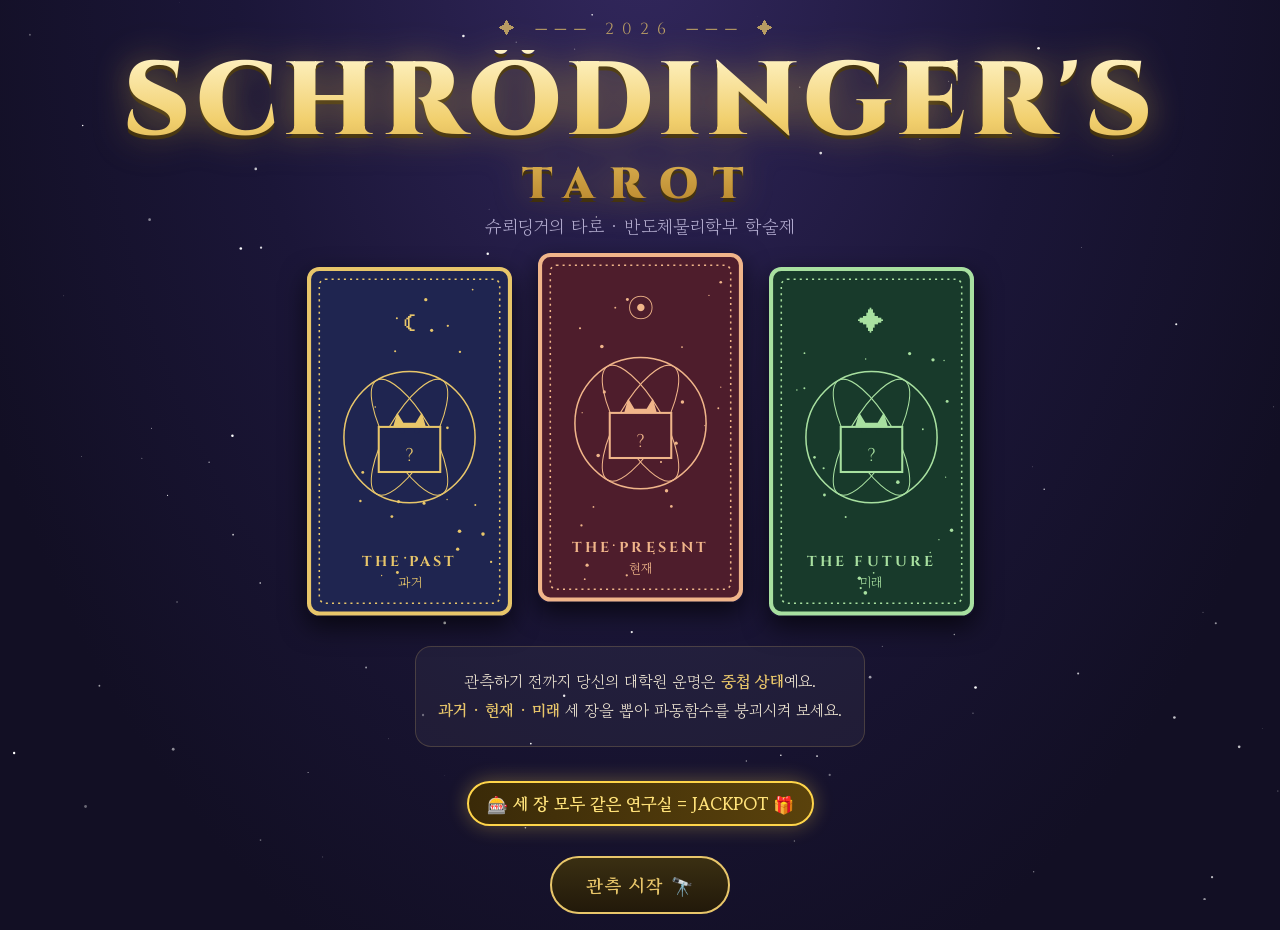
<file: quantum_tarot.html>
<!DOCTYPE html>
<html lang="ko">
<head>
<meta charset="UTF-8">
<meta name="viewport" content="width=device-width, initial-scale=1, maximum-scale=1">
<title>슈뢰딩거의 타로 — 2026 반도체물리학부 학술제</title>
<style>
:root{
  --bg:#120f24; --ink:#f5ecd7; --gold:#e8c66a; --muted:#b3acd0;
  --cw:clamp(118px,25vw,205px); --ch:calc(var(--cw)*1.7);
  --sw:clamp(80px,17vw,132px);
  --en:"Cinzel",Georgia,serif; --kr:"MaruBuri","Gowun Batang",serif;
}
*{box-sizing:border-box;margin:0;padding:0;-webkit-tap-highlight-color:transparent}
html,body{min-height:100%}
body{background:radial-gradient(ellipse at 50% -10%,#33285e 0%,#1b1638 45%,var(--bg) 80%);color:var(--ink);font-family:var(--kr);overflow-x:hidden;min-height:100vh}
#stars{position:fixed;inset:0;pointer-events:none;z-index:0}
.wrap{position:relative;z-index:1;max-width:1100px;margin:0 auto;padding:28px 16px 70px;display:flex;flex-direction:column;align-items:center;text-align:center}
.screen{display:none;width:100%}
.screen.on{display:flex;flex-direction:column;align-items:center;animation:fade .6s}
@keyframes fade{from{opacity:0;transform:translateY(8px)}to{opacity:1;transform:none}}
.en{font-family:var(--en)}

/* title */
.orn{font-family:var(--en);color:var(--gold);opacity:.75;letter-spacing:8px;font-size:clamp(12px,2.4vw,16px)}
h1{font-family:var(--en);font-weight:900;line-height:1.02;letter-spacing:clamp(2px,.6vw,6px);margin:10px 0 6px;
  font-size:clamp(26px,8.6vw,104px); /* LMTI: 작은 화면에서 제목이 잘리지 않게 (원래 clamp(40px,9.5vw,104px)) */
  background:linear-gradient(180deg,#fff4c8 0%,#f1cf6d 45%,#b9862c 100%);-webkit-background-clip:text;background-clip:text;color:transparent;
  filter:drop-shadow(0 0 18px #e8c66a66) drop-shadow(0 4px 0 #3a2a0a)}
h1 small{display:block;font-size:.42em;letter-spacing:.35em;margin-top:.15em}
.sub{color:var(--muted);font-size:clamp(14px,2.6vw,18px);font-family:"Gowun Batang",var(--kr)}
.btn{display:inline-block;border:2px solid var(--gold);background:linear-gradient(#3a2f12,#22190a);color:var(--gold);font-family:var(--kr);
  padding:14px 34px;border-radius:999px;font-size:18px;font-weight:700;cursor:pointer;letter-spacing:1px;transition:.2s;margin-top:6px}
.btn:hover{transform:translateY(-2px);box-shadow:0 0 22px #e8c66a88}

/* intro */
.rules{max-width:560px;margin:24px auto;background:#ffffff0b;border:1px solid #e8c66a33;border-radius:16px;padding:20px 22px;line-height:1.85;font-size:16px}
.rules b{color:var(--gold)}
.intro-cards{display:flex;justify-content:center;gap:clamp(10px,3vw,26px);margin:28px 0 6px}
.intro-cards .card{animation:bob 3s ease-in-out infinite}
.intro-cards .card:nth-child(2){animation-delay:.4s;transform:translateY(-14px)}.intro-cards .card:nth-child(3){animation-delay:.8s}
@keyframes bob{50%{transform:translateY(-12px) rotate(1deg)}}

/* cards */
.card{width:var(--cw);height:var(--ch);perspective:1100px;cursor:pointer;flex:none}
.card .inner{position:relative;width:100%;height:100%;transform-style:preserve-3d;transition:transform .85s cubic-bezier(.3,1.4,.5,1)}
.card.flipped .inner{transform:rotateY(180deg)}
.face{position:absolute;inset:0;backface-visibility:hidden;-webkit-backface-visibility:hidden;border-radius:9px;overflow:hidden;box-shadow:0 10px 26px #000a}
.face svg{width:100%;height:100%;display:block}
.front{transform:rotateY(180deg)}

/* slots */
.slots{display:flex;justify-content:center;gap:clamp(12px,4vw,36px);margin:4px 0 6px}
.slot{width:var(--sw);display:flex;flex-direction:column;align-items:center}
.slot .hole,.slot .card{width:var(--sw);height:calc(var(--sw)*1.7)}
.slot .hole{border:2px dashed #6b6390;border-radius:9px;display:flex;align-items:center;justify-content:center;color:#6b6390;font-family:var(--en);font-size:30px;transition:.3s}
.slot.active .hole{border-color:var(--gold);color:var(--gold);animation:pulse 1.4s infinite}
@keyframes pulse{50%{box-shadow:0 0 28px #e8c66aaa}}
.slot .lbl{margin-top:8px;line-height:1.25}
.slot .lbl .e{font-family:var(--en);font-size:11px;letter-spacing:2px;color:var(--muted)}
.slot .lbl .k{font-size:16px;font-weight:700}
.slot.active .lbl .k{color:var(--gold)}

/* deck */
.stage-title{margin-top:16px}
.stage-title .t{font-family:var(--en);font-size:clamp(24px,5vw,40px);color:var(--gold);letter-spacing:3px}
.stage-title .d{font-size:16px;color:var(--muted);margin-top:4px}
.deck{position:relative;width:100%;height:calc(var(--ch) + 90px);margin:18px auto 0;max-width:1000px}
.deck .card{position:absolute;left:50%;top:26px;margin-left:calc(var(--cw)/-2);transition:transform .55s cubic-bezier(.3,1.3,.5,1),opacity .4s}
.deck .card:hover{z-index:30!important}
.deck.fanned .card:hover .inner{transform:translateY(-22px)}
.deck .card.gone{opacity:0;pointer-events:none}
.hint{color:var(--muted);font-size:15px;min-height:22px;margin-top:4px}
.collapse{font-family:var(--en);color:var(--gold);font-size:clamp(17px,3.4vw,24px);min-height:32px;margin-top:8px}
.collapse.show{animation:pop .7s}
@keyframes pop{0%{transform:scale(.6);opacity:0}60%{transform:scale(1.12);opacity:1}100%{transform:scale(1)}}

/* reading */
.r-cards{display:flex;justify-content:center;gap:clamp(10px,3vw,32px);margin:16px 0 8px;--cw:clamp(100px,28vw,240px)}
.r-cards .card{cursor:default}
.r-cards .cap{margin-top:10px;line-height:1.3}
.r-cards .cap .e{font-family:var(--en);font-size:11px;letter-spacing:2px;color:var(--muted)}
.r-cards .cap b{display:block;font-size:16px}
.reading{width:100%;max-width:660px;margin:18px auto 0}
.sec{background:#ffffff0b;border:1px solid #e8c66a2a;border-radius:16px;padding:20px 22px;margin:14px 0;line-height:1.9;font-size:16px;
  opacity:0;transform:translateY(12px);transition:.7s}
.sec.on{opacity:1;transform:none}
.sec h3{font-family:var(--en);font-size:14px;letter-spacing:3px;color:var(--gold);margin-bottom:8px;font-weight:700}
.sec .ctx{display:block;margin-top:12px;padding-top:12px;border-top:1px dashed #e8c66a55;color:#efe3c6}
.sec.egg{border-color:#c08bff88;background:#c08bff14}.sec.egg h3{color:#d7b4ff}
.labbox{display:flex;flex-direction:column;align-items:center;gap:6px;margin-top:14px}
.labbox .nm{font-size:19px;font-weight:700}
.tag{display:inline-block;font-size:13px;padding:2px 10px;border-radius:999px;border:1px solid #ffffff44;margin:2px;color:#ddd}
.result-banner{font-family:var(--en);font-weight:900;font-size:clamp(30px,7vw,60px);letter-spacing:4px;margin-top:4px}
.result-banner.jackpot{color:#ffe27a;text-shadow:0 0 18px #ffcf33,0 0 40px #ff9d00;animation:glow 1.2s infinite alternate}
.result-banner.double{color:#d7b4ff}.result-banner.none{color:var(--muted);font-size:clamp(24px,5vw,40px)}
@keyframes glow{to{text-shadow:0 0 28px #ffe27a,0 0 60px #ff9d00}}
.prize{width:100%;max-width:520px;margin:12px auto;border:2px solid #ffd54a;border-radius:16px;padding:16px;background:#ffd54a14}
.prize .code{font-family:var(--en);font-size:34px;letter-spacing:8px;color:#ffe27a;margin-top:4px}
.r-cards.jackpot .face{box-shadow:0 0 26px #ffd54a,0 0 6px #fff}
#fx{position:fixed;inset:0;pointer-events:none;z-index:50}
.flyer{position:fixed;z-index:40;pointer-events:none}
.disclaimer{font-size:12px;color:#77709a;margin-top:26px}
/* v3 reading stepper */
.banner-sub{color:#e9dfc6;font-size:16px;margin-top:2px}
.r-cards{--cw:clamp(84px,21vw,160px);margin:14px 0 4px}
.r-cards .rc{transition:transform .35s,opacity .35s,filter .35s;opacity:.42;filter:saturate(.6);cursor:pointer}
.r-cards .rc.active{opacity:1;filter:none;transform:translateY(-8px) scale(1.04)}
.r-cards .rc.active .front{box-shadow:0 0 0 2px #e8c66a,0 12px 30px #000c,0 0 26px #e8c66a66}
#rDots{display:flex;gap:10px;justify-content:center;margin:8px 0 2px}
#rDots span{width:10px;height:10px;border-radius:50%;background:#ffffff33;cursor:pointer;transition:.3s}
#rDots span.on{background:var(--gold);transform:scale(1.3)}
.panel{width:100%;max-width:660px;background:#ffffff0b;border:1px solid #e8c66a2a;border-radius:16px;padding:20px 22px;margin:10px 0;line-height:1.9;font-size:16px;min-height:180px}
.panel.show{animation:fade .5s}
.panel h3{font-family:var(--en);font-size:14px;letter-spacing:3px;color:var(--gold);margin-bottom:8px;font-weight:700}
.panel .ctx{display:block;margin-top:12px;padding-top:12px;border-top:1px dashed #e8c66a55;color:#efe3c6}
.panel .egg{border:1px solid #c08bff88;background:#c08bff14;border-radius:12px;padding:12px 14px;margin-bottom:16px}.panel .egg h3{color:#d7b4ff}
.pnav{display:flex;gap:12px;justify-content:center;align-items:center}
.btn.ghost{background:transparent;border-color:#6b6390;color:var(--muted);font-size:15px;padding:10px 20px}
/* prize */
.prize{position:relative;overflow:hidden;width:100%;max-width:520px;margin:10px auto 4px;border:none;border-radius:18px;padding:18px 16px;background:none;
  box-shadow:0 0 34px #ffd54a77;animation:prizePulse 1.5s ease-in-out infinite}
.prize::before{content:'';position:absolute;inset:-60%;background:conic-gradient(#ffd54a,#fff6c8,#ff9d00,#ffd54a,#fff6c8,#ffd54a);animation:spin 2.6s linear infinite}
.prize::after{content:'';position:absolute;inset:3px;border-radius:15px;background:linear-gradient(160deg,#4a3608,#1d1405)}
.prize>*{position:relative;z-index:1}
.prize .big{font-size:clamp(20px,4.5vw,26px);font-weight:800;color:#ffe27a;margin-bottom:4px}
.prize .code{font-family:var(--en);font-size:38px;letter-spacing:10px;color:#fff3b0;text-shadow:0 0 14px #ffcf33}
.prize .small{font-size:12px;color:#cfc6ea}
.prize.purple{box-shadow:0 0 30px #c08bff77}.prize.purple::before{background:conic-gradient(#c08bff,#f1e0ff,#7a4fd0,#c08bff)}
.prize.purple::after{background:linear-gradient(160deg,#3a2560,#1a1030)}.prize.purple .big{color:#e6d0ff}
@keyframes prizePulse{50%{transform:scale(1.025)}}
@keyframes spin{to{transform:rotate(360deg)}}
/* overlay */
.overlay{position:fixed;inset:0;z-index:70;display:none;align-items:center;justify-content:center;background:radial-gradient(circle,#2a1f4acc 0%,#0b0918ee 70%);cursor:pointer}
.overlay.on{display:flex;animation:fade .3s}
.overlay::before{content:'';position:absolute;width:160vmax;height:160vmax;background:repeating-conic-gradient(#ffd54a22 0 8deg,transparent 8deg 20deg);animation:spin 14s linear infinite;opacity:0;transition:opacity .4s}
.overlay.jackpot::before,.overlay.rule::before{opacity:1}
.overlay.double::before{opacity:1;background:repeating-conic-gradient(#c08bff22 0 8deg,transparent 8deg 20deg)}
.overlay.out{animation:ovOut .45s forwards}
@keyframes ovOut{to{opacity:0}}
#ovBox{position:relative;text-align:center;padding:26px 30px;border-radius:22px;border:2px solid #ffd54a;background:linear-gradient(160deg,#3a2a08f2,#140f22f2);
  box-shadow:0 0 60px #ffd54a88;max-width:92vw;animation:ovIn .7s cubic-bezier(.2,1.6,.4,1)}
.overlay.double #ovBox{border-color:#c08bff;box-shadow:0 0 50px #c08bff88;background:linear-gradient(160deg,#3a2560f2,#140f22f2)}
.overlay.out #ovBox{animation:boxOut .45s forwards}
@keyframes ovIn{0%{transform:scale(.2) rotate(-12deg);opacity:0}70%{transform:scale(1.08) rotate(2deg);opacity:1}100%{transform:none}}
@keyframes boxOut{to{transform:scale(1.25);opacity:0}}
.ov-t{font-family:var(--en);font-weight:900;font-size:clamp(26px,6vw,40px);letter-spacing:4px;color:#ffe27a;text-shadow:0 0 18px #ffcf33}
.ov-t.big{font-size:clamp(44px,12vw,92px);animation:glow 1s infinite alternate}
.overlay.double .ov-t{color:#e6d0ff;text-shadow:0 0 18px #c08bff}
.ov-cards{display:flex;gap:10px;justify-content:center;margin:14px 0}
.ov-cards .mini{width:clamp(60px,15vw,96px);aspect-ratio:200/340;animation:bob 1.6s ease-in-out infinite}
.ov-cards .mini:nth-child(2){animation-delay:.2s}.ov-cards .mini:nth-child(3){animation-delay:.4s}
.ov-cards svg{width:100%;height:100%;border-radius:7px;box-shadow:0 6px 16px #000a}
.ov-m{font-size:clamp(16px,3.6vw,20px);line-height:1.6}.ov-m b{color:#ffe27a}
.ov-big{font-size:clamp(24px,6vw,36px);font-weight:800;margin-top:6px;color:#fff3b0}
.ov-s{font-size:12px;color:var(--muted);margin-top:8px}
.jp-pill{display:inline-block;margin-top:10px;padding:8px 18px;border-radius:999px;border:2px solid #ffd54a;color:#ffe27a;font-weight:800;font-size:17px;
  background:linear-gradient(90deg,#3a2a08,#5a420c,#3a2a08);background-size:200% 100%;animation:shimmer 2.4s linear infinite,prizePulse 1.5s ease-in-out infinite;box-shadow:0 0 20px #ffd54a55}
@keyframes shimmer{to{background-position:200% 0}}
.collapse small{display:block;font-family:var(--kr);font-size:13px;color:#cfc6ea;margin-top:2px}

/* v4: reveal + 줄바꿈 */
body{word-break:keep-all;overflow-wrap:break-word}
.sub,.rules,.collapse,.ov-m,.banner-sub,.stage-title .d,.labbox,.panel h3,.cap b,.disclaimer,.hint{text-wrap:balance}
.panel,.rules{text-wrap:pretty}
.reveal{display:none;flex-direction:column;align-items:center;margin-top:14px}
.reveal.on{display:flex}
.reveal .card.big{--bw:min(clamp(190px,48vw,300px),calc(52vh/1.7));width:var(--bw);height:calc(var(--bw)*1.7);cursor:default}
.reveal .card.big .front{box-shadow:0 0 0 2px #e8c66a,0 18px 40px #000c,0 0 46px #e8c66a77}
.collapse{max-width:560px;line-height:1.35}
.collapse .ket{display:inline-block;white-space:nowrap;font-size:clamp(18px,4.4vw,28px)}
.collapse small{font-size:clamp(14px,3.4vw,17px);line-height:1.6;margin-top:6px}
.collapse small b{color:var(--gold)}

/* v5: 풀창 한 화면 맞춤 */
#draw{--cw:min(clamp(104px,21vw,180px),calc(31vh/1.7));--sw:min(clamp(66px,13vw,108px),calc(15.5vh/1.7))}
#draw .slots{margin-top:0}
#draw .slot .lbl{margin-top:5px}
#draw .stage-title{margin-top:10px}
#draw .stage-title .t{font-size:clamp(22px,4vw,34px)}
#draw .deck{height:calc(var(--ch) + 64px);margin-top:8px}
#draw .deck .card{top:18px}
.reveal{margin-top:8px}
.reveal .card.big{--bw:min(clamp(150px,36vw,250px),calc(37vh/1.7))}
.collapse{margin-top:30px}
#nextDraw{margin-top:18px!important}
.wrap{padding-top:18px}
#draw .hint{margin-top:10px}

/* v5b */
#draw .wrap,.wrap{padding-bottom:16px}
.collapse:empty{display:none}
#draw.revealing .stage-title,#draw.revealing .hint{display:none}
.rv-wrap{display:flex;flex-direction:column;align-items:center}
.rv-text{display:flex;flex-direction:column;align-items:center}
#draw{--cw:min(clamp(104px,21vw,180px),calc(30vh/1.7))}
.reveal .card.big{--bw:min(clamp(150px,36vw,260px),calc(50vh/1.7))}
@media (min-width:760px){
  .rv-wrap{flex-direction:row;justify-content:center;gap:56px;margin-top:22px}
  .rv-text{max-width:420px}
  .rv-wrap .collapse{margin-top:0}
  .reveal .card.big{--bw:min(clamp(170px,22vw,280px),calc(58vh/1.7))}
}
@media (max-height:760px) and (min-width:760px){
  #draw{--cw:calc(27vh/1.7);--sw:calc(13.5vh/1.7)}
  #draw .stage-title{margin-top:4px}#draw .stage-title .d{margin-top:0}#draw .deck{height:calc(var(--ch) + 46px)}#draw .hint{margin-top:2px}
}

/* v6 */
*{--ch:calc(var(--cw)*1.7)}
.card{height:calc(var(--cw)*1.7)}
.deck .card{transition:transform .4s cubic-bezier(.3,1.3,.5,1),opacity .35s}
#draw.screen.on{min-height:calc(100vh - 34px);justify-content:center}
#draw .deck{height:calc(var(--cw)*1.7 + 100px)}
#draw{--cw:min(clamp(100px,20vw,175px),calc(28vh/1.7))}
@media (max-height:760px) and (min-width:760px){#draw{--cw:calc(25vh/1.7)}#draw .deck{height:calc(var(--cw)*1.7 + 84px)}}
</style>
<link rel="preconnect" href="https://fonts.googleapis.com"><link rel="preconnect" href="https://fonts.gstatic.com" crossorigin>
<link href="https://fonts.googleapis.com/css2?family=Cinzel:wght@500;700;900&family=IM+Fell+English+SC&family=Gowun+Batang:wght@400;700&display=swap" rel="stylesheet">
<link href="https://hangeul.pstatic.net/hangeul_static/css/maru-buri.css" rel="stylesheet">

</head>
<body>
<canvas id="stars"></canvas>
<canvas id="fx"></canvas>
<div id="overlay" class="overlay"><div id="ovBox"></div></div>
<div class="wrap">

  <!-- INTRO -->
  <section id="intro" class="screen on">
    <div class="orn">✦ ─── 2026 ─── ✦</div>
    <h1>SCHRÖDINGER'S<small>TAROT</small></h1>
    <p class="sub">슈뢰딩거의 타로 · 반도체물리학부 학술제</p>
    <div class="intro-cards" id="introCards"></div>
    <div class="rules">
      관측하기 전까지 당신의 대학원 운명은 <b>중첩 상태</b>예요.<br>
      <b>과거 · 현재 · 미래</b> 세 장을 뽑아 파동함수를 붕괴시켜 보세요.<br>
    </div>
    <div class="jp-pill">🎰 세 장 모두 같은 연구실 = JACKPOT 🎁</div><br>
    <button class="btn" id="startBtn">관측 시작 🔭</button>
  </section>

  <!-- DRAW -->
  <section id="draw" class="screen">
    <div class="slots" id="slots"></div>
    <div class="stage-title"><div class="t" id="stTitle"></div><div class="d" id="stDesc"></div></div>
    <div class="deck" id="deck"></div>
    <div class="hint" id="hint"></div>
    <div class="rv-wrap" id="rvWrap"><div class="reveal" id="reveal"></div>
    <div class="rv-text"><div class="collapse" id="collapse"></div>
    <button class="btn" id="nextDraw" style="display:none">다음 카드 뽑기 →</button></div></div>
    <button class="btn" id="readBtn" style="display:none;margin-top:14px">운명 해석 보기 🔮</button>
  </section>

  <!-- READING -->
  <section id="read" class="screen">
    <div class="result-banner" id="banner"></div><div class="banner-sub" id="bannerSub"></div>
    <div id="prizeBox"></div>
    <div class="r-cards" id="rCards"></div>
    <div id="rDots"></div>
    <div class="panel" id="panel"></div>
    <div class="pnav"><button class="btn ghost" id="prevBtn">← 이전</button><button class="btn" id="nextBtn">다음 카드 →</button></div>
    <button class="btn ghost" id="againBtn" style="margin-top:16px">다시 관측하기 ↺</button>
    <p class="disclaimer">본 타로는 학술제용 재미 콘텐츠이며, 실제 교수님·연구실을 평가한 결과가 아닙니다.</p>
  </section>
</div>

<script>
/* =========================================================
   CONFIG — 부스 운영용
   ?boost=0.15  → 15% 확률로 잭팟 강제(상품 소진 속도 조절)
   ?force=jackpot | double  → 리허설용
   ========================================================= */
const params = new URLSearchParams(location.search);
const CONFIG = {
  showProfNames: true,                       // 교수님 성함 노출 (사전 동의 필요)
  boost: parseFloat(params.get('boost')||'0'),
  force: params.get('force')
};

/*DATA_START*/
/* ---------------- LAB DATA (연구실 성향 조사 질문지 기반) ---------------- */
const LABS = {
  CMP:{name:'전산다체물리연구실', en:'Computational Many-body Physics Lab', prof:'이현용', color:'#4a7fd0', tag:'theory',
    kw:['텐서 네트워크','양자 자성','다체 물리'], one:'복잡한 물리 수식을 컴퓨터로 풀어보는 연구실', msg:'같이 재미있는 물리해요!', recruit:'대학원생 · 학부생 모집 중'},
  PD:{name:'Plasma & Device Lab', en:'Plasma & Device Lab', prof:'홍문표', color:'#9a5cf0', tag:'plasma', code:'Plasma & Device',
    kw:['플라즈마 공정·장비','건식 식각','플라즈마 진단'], one:'플라즈마의 원리를 탐구하고 차세대 반도체 공정을 실현하는 연구실', msg:'실패를 두려워하지 않고 원인을 탐구하며 함께 성장할 학생을 환영해요.', recruit:'현재 모집 없음'},
  SSQM:{name:'스핀반도체양자물질연구실', en:'Spin Semiconductor Quantum Materials', prof:'이규준', color:'#2fae63', tag:'spin',
    kw:['스핀트로닉스','오비트로닉스','MRAM'], one:'정이 많은 왁자지껄한 연구실', msg:'놀 땐 놀고 할 땐 하는 성실한 친구들 많이많이 지원해줘!', recruit:'대학원생 · 학부생 모집 중'},
  HSL:{name:'융합 반도체소자 연구실', en:'Hybrid Semiconductor Lab', prof:'홍진기', color:'#a07a4c', tag:'sun',
    kw:['반도체 소자','솔라셀'], one:'은둔형 연구실', msg:'교수님 마주치면 인사 좀 해줘!', recruit:'현재 모집 없음'},
  TMDL:{name:'Thin-Film Material & Device Lab', en:'TMDL', prof:'김보성', color:'#f0b21e', tag:'film',
    kw:['산화물 반도체','단위공정(ALD·Sputter·Photo)','TCAD'], one:'소재의 가능성을 발견하고 공정과 소자로 구현하는 종합 반도체 연구실', msg:'배우고 도전하려는 열정만 있다면 TMDL에서 함께 성장할 수 있어요!', recruit:'모집 중'},
  NPD:{name:'Nano Photonic Devices Lab', en:'NPD Lab', prof:'정병호', color:'#e2553c', tag:'light',
    kw:['레이저–물질 상호작용','레이저 결정화','LIPSS'], one:'빛 한 줄로 실리콘 위에 나노 세계를 그리는 연구실', msg:'직접 부딪혀 본 경험이 가장 큰 공부가 돼요. 빛과 반도체에 관심 있다면 편하게 찾아오세요!', recruit:'학부연구생 모집 중'},
  SSNL:{name:'Semiconductor Spectroscopy & Nanophotonics Lab', en:'SSNL', prof:'이광진', color:'#5b6b82', tag:'ultrafast',
    kw:['반도체 분광학','초고속 광학','엑시톤 동역학','나노광학'], one:'빛으로 미지의 세계를 관찰하고, 반도체의 새로운 가능성을 발견하는 연구실', msg:'빛을 이용해 눈에 보이지 않는 세계를 탐구하고, 함께 배우며 성장할 열정 있는 학부생들을 기다립니다!', recruit:'대학원생 · 학부생 모집 중'},
  NSL:{name:'나노스핀연구실', en:'Nanospin Laboratory', prof:'이긍원', color:'#3fa7b8', tag:'free',
    kw:['스핀트로닉스','응집물리','박막성장'], one:'울타리 없는 목장에서 자유롭고 창의적인 발견을 하는 연구실', msg:'어서오세요.', recruit:'현재 모집 없음'},
  QMP:{name:'양자물질물성연구실', en:'QMPlab', prof:'이관우', color:'#b0507a', tag:'dft',
    kw:['계산응집물질물리','제일원리 전자구조 계산','자성·스핀물성','초전도'], one:'컴퓨터 속 원자와 전자를 통해 물질의 숨은 성질을 찾아가는 연구실', msg:'처음부터 물리나 코딩을 완벽하게 잘할 필요는 없어요. 궁금한 현상을 끝까지 이해하려는 마음이 중요해요.', recruit:'현재 모집 없음'},
  VVL:{name:'Virtual Vision Lab', en:'VVL', prof:'박재병', color:'#6a6cf0', tag:'vision',
    kw:['퀀텀닷','Nano/Micro LED','디스플레이 전사공정','AR/VR/XR'], one:'자유로운 상상과 자율적인 도전이 실제 기술과 성과로 이어지는 연구실', msg:'아직 구체적인 연구 주제가 없어도 괜찮아요. 연구·대학원·취업·창업까지 함께 이야기 나눠 봐요!', recruit:'대학원생 모집 없음 · 진로 상담 환영'}
};
const N_LABS = Object.keys(LABS).length;
function mixTo(a,b,t){const A=parseInt(a.slice(1),16),B=parseInt(b.slice(1),16);const f=(x,y)=>Math.round(x+(y-x)*t);return `rgb(${f(A>>16,B>>16)},${f(A>>8&255,B>>8&255)},${f(A&255,B&255)})`}
function mix(hex,t){const n=parseInt(hex.slice(1),16);const f=v=>Math.round(v+(255-v)*t);return `rgb(${f(n>>16)},${f(n>>8&255)},${f(n&255)})`}
let UID=0;
const labCode = k => LABS[k].code || k;

/* ---------------- SVG helpers ---------------- */
const INK='#2a1d10', SKIN='#f3d1aa';
const S=`stroke="${INK}" stroke-width="2" stroke-linejoin="round" stroke-linecap="round"`;
const S1=`stroke="${INK}" stroke-width="1.3" stroke-linejoin="round" stroke-linecap="round"`;
function rng(seed){return()=>((seed=Math.imul(seed^seed>>>15,1|seed)+0x6D2B79F5|0)>>>0)/4294967296}
function dots(n,seed,color,x0=18,y0=42,w=164,h=150,r=1.4){const R=rng(seed);let s='';for(let i=0;i<n;i++)s+=`<circle cx="${(x0+R()*w).toFixed(1)}" cy="${(y0+R()*h).toFixed(1)}" r="${(r*(0.5+R())).toFixed(2)}" fill="${color}"/>`;return s}
function rays(cx,cy,r1,r2,n,c,w=3){let s='';for(let i=0;i<n;i++){const a=i*2*Math.PI/n;s+=`<line x1="${cx+r1*Math.cos(a)}" y1="${cy+r1*Math.sin(a)}" x2="${cx+r2*Math.cos(a)}" y2="${cy+r2*Math.sin(a)}" stroke="${c}" stroke-width="${w}" stroke-linecap="round"/>`}return s}
function starPoly(cx,cy,R,r,n){let p=[];for(let i=0;i<2*n;i++){const a=i*Math.PI/n-Math.PI/2,rr=i%2?r:R;p.push((cx+rr*Math.cos(a)).toFixed(1)+','+(cy+rr*Math.sin(a)).toFixed(1))}return p.join(' ')}
function hex(cx,cy,r,f){let p=[];for(let i=0;i<6;i++){const a=Math.PI/6+i*Math.PI/3;p.push((cx+r*Math.cos(a)).toFixed(1)+','+(cy+r*Math.sin(a)).toFixed(1))}return `<polygon points="${p.join(' ')}" fill="${f}" ${S}/>`}
const P=(x,y)=>`${x.toFixed(1)} ${y.toFixed(1)}`;
function wavyRays(cx,cy,r1,r2,n,c){let s='';for(let i=0;i<n;i++){const a=i*2*Math.PI/n;
  if(i%2===0){const w=.09;s+=`<path d="M${P(cx+r1*Math.cos(a-w),cy+r1*Math.sin(a-w))} Q${P(cx+(r1+r2)/2*Math.cos(a-w/3),cy+(r1+r2)/2*Math.sin(a-w/3))} ${P(cx+r2*Math.cos(a),cy+r2*Math.sin(a))} Q${P(cx+(r1+r2)/2*Math.cos(a+w/3),cy+(r1+r2)/2*Math.sin(a+w/3))} ${P(cx+r1*Math.cos(a+w),cy+r1*Math.sin(a+w))}Z" fill="${c}"/>`}
  else{let d='';for(let k=0;k<=8;k++){const r=r1+(r2-r1)*.85*k/8,o=Math.sin(k*1.6)*2.2;d+=(k?' L':'M')+P(cx+r*Math.cos(a)-o*Math.sin(a),cy+r*Math.sin(a)+o*Math.cos(a))}s+=`<path d="${d}" fill="none" stroke="${c}" stroke-width="1.8" stroke-linecap="round"/>`}}return s}
const hill=(y,c,a=8)=>`<path d="M16 ${y} C50 ${y-a} 80 ${y+a} 118 ${y-a/2} S166 ${y+a/2} 184 ${y-a/3} V292 H16Z" fill="${c}" ${S}/>`;
function fuzzBlob(cx,cy,rx,ry,c,n=12,b=4,st=S){let d=`M${P(cx+rx,cy)}`;for(let i=1;i<=n;i++){const a=i*2*Math.PI/n,m=(i-.5)*2*Math.PI/n;d+=` Q${P(cx+(rx+b)*Math.cos(m),cy+(ry+b)*Math.sin(m))} ${P(cx+rx*Math.cos(a),cy+ry*Math.sin(a))}`}return `<path d="${d}Z" fill="${c}" ${st}/>`}
const cloud=(x,y,s=1,c='#ffffffd9')=>`<path transform="translate(${x} ${y}) scale(${s})" d="M-30 6 C-34 -6 -20 -12 -12 -6 C-10 -18 10 -20 14 -8 C24 -14 36 -4 30 6 Z" fill="${c}" ${S1}/>`;
const sparkle=(x,y,r,c)=>`<path d="M${x} ${y-r} Q${x} ${y} ${x+r} ${y} Q${x} ${y} ${x} ${y+r} Q${x} ${y} ${x-r} ${y} Q${x} ${y} ${x} ${y-r}Z" fill="${c}"/>`;
const flower=(x,y,c,r=4)=>[0,1,2,3,4].map(i=>{const a=i*1.2566;return `<circle cx="${(x+r*Math.cos(a)).toFixed(1)}" cy="${(y+r*Math.sin(a)).toFixed(1)}" r="${r*.75}" fill="${c}" ${S1}/>`}).join('')+`<circle cx="${x}" cy="${y}" r="${r*.55}" fill="#f4d34a"/>`;
function head(x,y,{skin=SKIN,hair='#5b3a22',style='short',eyes='open',back=false}={}){
  const r=13;let s='';
  if(style==='long'&&!back) s+=`<path d="M${x-r-2} ${y-3} C${x-r-7} ${y+14} ${x-r-2} ${y+24} ${x-r+3} ${y+28} L${x+r-3} ${y+28} C${x+r+2} ${y+24} ${x+r+7} ${y+14} ${x+r+2} ${y-3}Z" fill="${hair}" ${S}/>`;
  s+=`<path d="M${x} ${y-r-1} C${x+r+3} ${y-r-1} ${x+r+2} ${y+r+1} ${x} ${y+r+2} C${x-r-2} ${y+r+1} ${x-r-3} ${y-r-1} ${x} ${y-r-1}Z" fill="${back?hair:skin}" ${S}/>`;
  if(back) return s+`<path d="M${x-8} ${y-6} q3 8 1 16 M${x} ${y-10} q2 10 0 20 M${x+8} ${y-6} q-2 8 0 15 M${x-2} ${y-r-1} q-3 -7 3 -9" fill="none" stroke="#000" stroke-opacity=".35" stroke-width="1.3"/>`;
  if(style!=='bald') s+=`<path d="M${x-r-1} ${y+2} C${x-r-3} ${y-r-6} ${x+r+4} ${y-r-7} ${x+r+1} ${y+3} C${x+r-2} ${y-5} ${x+4} ${y-8} ${x-2} ${y-5} C${x-7} ${y-3} ${x-r+2} ${y-4} ${x-r-1} ${y+2}Z" fill="${hair}" ${S}/>`;
  if(eyes==='closed') s+=`<path d="M${x-7} ${y+2} q2.4 2 4.8 0 M${x+2.2} ${y+2} q2.4 2 4.8 0" fill="none" ${S1}/>`;
  else{const dy=eyes==='up'?-1:2.5;s+=`<circle cx="${x-4.6}" cy="${y+dy}" r="1.6" fill="${INK}"/><circle cx="${x+4.6}" cy="${y+dy}" r="1.6" fill="${INK}"/>`}
  return s+`<circle cx="${x-7.5}" cy="${y+7}" r="2.6" fill="#e7867a" opacity=".45"/><circle cx="${x+7.5}" cy="${y+7}" r="2.6" fill="#e7867a" opacity=".45"/><path d="M${x-2.5} ${y+8.5} q2.5 2.2 5 0" fill="none" ${S1}/>`;
}
function gown(x,y,col,w=32,h=116,trim){const b=y+h;
  let s=`<path d="M${x-12} ${y} C${x-20} ${y+22} ${x-w+3} ${b-44} ${x-w} ${b} C${x-w/2} ${b+6} ${x-6} ${b-3} ${x} ${b+1} C${x+6} ${b-3} ${x+w/2} ${b+6} ${x+w} ${b} C${x+w-3} ${b-44} ${x+20} ${y+22} ${x+12} ${y} C${x+6} ${y-4} ${x-6} ${y-4} ${x-12} ${y}Z" fill="${col}" ${S}/>`;
  s+=`<path d="M${x-5} ${y+30} C${x-9} ${y+60} ${x-13} ${b-30} ${x-15} ${b-2} M${x+4} ${y+36} C${x+7} ${y+64} ${x+9} ${b-30} ${x+11} ${b-1} M${x} ${y+50} C${x-1} ${b-40} ${x+1} ${b-20} ${x} ${b}" fill="none" stroke="#000" stroke-opacity=".17" stroke-width="1.4"/>`;
  if(trim) s+=`<path d="M${x-12} ${y+1} C${x-6} ${y+12} ${x+6} ${y+12} ${x+12} ${y+1}" fill="none" stroke="${trim}" stroke-width="3"/>`;
  return s;}
function arm(x1,y1,x2,y2,col,bend=0,skin=SKIN){const mx=(x1+x2)/2+bend,my=(y1+y2)/2-Math.abs(bend)/2,d=`M${x1} ${y1} Q${mx} ${my} ${x2} ${y2}`;
  return `<path d="${d}" fill="none" stroke="${INK}" stroke-width="12" stroke-linecap="round"/><path d="${d}" fill="none" stroke="${col}" stroke-width="8.4" stroke-linecap="round"/><circle cx="${x2}" cy="${y2}" r="4.6" fill="${skin}" ${S1}/>`}
const figure=(x,y,col,o={})=>gown(x,y+14,col,o.w||32,o.h||116,o.trim)+(o.extra||'')+head(x,y,o)+(o.top||'');
function spinArrow(x,y,c,len=46,dir=-1){const t=y+dir*len,k=t-dir*15;
  return `<path d="M${x-3.5} ${y} C${x-4.5} ${y+dir*len*.5} ${x-3} ${k} ${x-3} ${k} L${x-11} ${k+dir*2} Q${x-4} ${t-dir*6} ${x} ${t} Q${x+4} ${t-dir*6} ${x+11} ${k+dir*2} L${x+3} ${k} C${x+3} ${k} ${x+4.5} ${y+dir*len*.5} ${x+3.5} ${y}Z" fill="${c}" ${S1}/>`}
function bee(x,y,s=1){return `<g transform="translate(${x} ${y}) scale(${s})">
 <path d="M-4 -8 C-18 -30 -30 -12 -8 -4Z" fill="#fff" opacity=".88" ${S1}/><path d="M4 -9 C10 -32 28 -18 6 -4Z" fill="#fff" opacity=".88" ${S1}/>
 <path d="M-14 0 C-14 -14 18 -14 22 0 C18 14 -14 14 -14 0Z" fill="#f4c21b" ${S}/>
 <path d="M-2 -10 C2 -4 2 4 -2 10 M8 -10 C12 -4 12 4 8 10" fill="none" stroke="${INK}" stroke-width="5"/><path d="M22 0 l6 1 -6 2" fill="${INK}"/>
 <circle cx="-20" cy="-1" r="9" fill="${INK}"/><circle cx="-23" cy="-3.5" r="2.2" fill="#fff"/><path d="M-26 3 q3 2 5 0" fill="none" stroke="#f4c21b" stroke-width="1.2"/>
 <path d="M-22 -9 Q-28 -20 -32 -18 M-18 -9 Q-18 -20 -14 -21" fill="none" stroke="${INK}" stroke-width="1.4"/><circle cx="-32" cy="-18" r="1.8" fill="${INK}"/><circle cx="-14" cy="-21" r="1.8" fill="${INK}"/></g>`}
function mug(x,y,rot,col){return `<g transform="translate(${x} ${y}) rotate(${rot})"><path d="M13 -8 C23 -8 23 7 12 7" fill="none" stroke="${INK}" stroke-width="5"/><path d="M13 -8 C23 -8 23 7 12 7" fill="none" stroke="${col}" stroke-width="2.4"/>
 <path d="M-13 -15 C-13 -18 13 -18 13 -15 L11 11 C11 16 -11 16 -11 11Z" fill="${col}" ${S}/><path d="M-12 -14 C-6 -10 6 -10 12 -14 C6 -18 -6 -18 -12 -14Z" fill="#7a4a22" ${S1}/><path d="M-6 -13 q3 -1.5 5 0" stroke="#e8cfa8" stroke-width="1.2" fill="none"/></g>`}
function mount(x,y){return `<path d="M${x-6} ${y+3} C${x-6} ${y-1} ${x+6} ${y-1} ${x+6} ${y+3}Z" fill="#5a5f6e" ${S1}/><path d="M${x} ${y} V${y-16}" stroke="${INK}" stroke-width="5"/><path d="M${x} ${y} V${y-16}" stroke="#b9c0cc" stroke-width="3"/>
 <circle cx="${x}" cy="${y-22}" r="8" fill="#9aa3b5" ${S1}/><circle cx="${x}" cy="${y-22}" r="5" fill="#e8f3ff"/><circle cx="${x+7}" cy="${y-16}" r="2" fill="#2a1d10"/><circle cx="${x-7}" cy="${y-16}" r="2" fill="#2a1d10"/>`}
const gem=(x,y,c)=>`<path d="M${x-7} ${y} L${x-4} ${y-6} L${x+4} ${y-6} L${x+7} ${y} L${x} ${y+7}Z" fill="${c}" ${S1}/><path d="M${x-7} ${y} H${x+7} M${x-2} ${y-6} L${x} ${y+7} L${x+2} ${y-6}" stroke="#fff" stroke-opacity=".6" stroke-width=".8" fill="none"/>`;
const ripples=(y0,n,c)=>Array.from({length:n},(_,i)=>`<path d="M16 ${y0+i*10} ${Array.from({length:12},()=>'q7 -5 14 0').join(' ')}" fill="none" stroke="${c}" stroke-width="1.5"/>`).join('');
function curve(f,x0,x1,dx=1.5){let d='';for(let x=x0;x<=x1;x+=dx)d+=(d?' L':'M')+P(x,f(x));return d}


const gull=(x,y,s=1,c=INK)=>`<path d="M${x-7*s} ${y} Q${x-3.5*s} ${y-4.5*s} ${x} ${y} Q${x+3.5*s} ${y-4.5*s} ${x+7*s} ${y}" fill="none" stroke="${c}" stroke-width="${1.5*s}" stroke-linecap="round"/>`;
const bird=(x,y,s=1,c='#3a4a5a')=>`<g transform="translate(${x} ${y}) scale(${s})"><path d="M-14 -2 C-8 -12 -4 -10 0 -1 C4 -10 8 -12 14 -2 C8 -5 4 -3 0 2 C-4 -3 -8 -5 -14 -2Z" fill="${c}" ${S1}/><circle cx="0" cy="0" r="2.4" fill="${c}"/><path d="M0 1 l3 1.6 -3 0.6" fill="#f7a531"/></g>`;
/* ---------------- CARDS ----------------
   theme: lab(과거) / prof(현재) / student(미래)
   ctx  : 현재 카드 → 과거 카드 연구실 태그 / 미래 카드 → 현재 카드 연구실 태그
   태그: theory · plasma · spin · sun · film · light · ultrafast
---------------------------------------- */
const CARDS = [
/* ===== 과거 (연구실) ===== */
{id:'web',lab:'CMP',theme:'lab',num:'XII',title:'THE WEB',kr:'텐서의 거미줄',sky:'#26335e',
 art:(()=>{const cx=100,cy=150,A=[];let s=dots(30,7,'#fff8');
  for(let i=0;i<8;i++){const a=i*Math.PI/4+.25;A.push([cx+82*Math.cos(a),cy+100*Math.sin(a)])}
  A.forEach(([x,y])=>s+=`<path d="M${cx} ${cy} Q${(cx+x)/2+5} ${(cy+y)/2+4} ${P(x,y)}" fill="none" stroke="#dfe6ff" stroke-width="1.2" opacity=".9"/>`);
  [.3,.55,.8].forEach(r=>A.forEach(([x,y],i)=>{const [x2,y2]=A[(i+1)%8],p=[cx+(x-cx)*r,cy+(y-cy)*r],q=[cx+(x2-cx)*r,cy+(y2-cy)*r],m=[cx+((p[0]+q[0])/2-cx)*.86,cy+((p[1]+q[1])/2-cy)*.86];
    s+=`<path d="M${P(...p)} Q${P(...m)} ${P(...q)}" fill="none" stroke="#dfe6ff" stroke-width="1" opacity=".85"/>`;
    if(r>.4)s+=`<circle cx="${p[0].toFixed(1)}" cy="${p[1].toFixed(1)}" r="6" fill="#ffe58a" opacity=".22"/><path d="M${P(p[0],p[1]-3.5)} Q${P(p[0]+3,p[1]+1)} ${P(p[0],p[1]+2.6)} Q${P(p[0]-3,p[1]+1)} ${P(p[0],p[1]-3.5)}Z" fill="#ffe58a"/>`}));
  for(const sd of [-1,1])for(let k=0;k<4;k++)s+=`<path d="M${cx+sd*6} ${cy+2+k*3} Q${cx+sd*(18+k*3)} ${cy-14+k*9} ${cx+sd*(28+k*2)} ${cy-2+k*11}" fill="none" stroke="#111" stroke-width="2.3" stroke-linecap="round"/>`;
  return s+`<path d="M${cx} ${cy-4} C${cx+15} ${cy-4} ${cx+14} ${cy+22} ${cx} ${cy+24} C${cx-14} ${cy+22} ${cx-15} ${cy-4} ${cx} ${cy-4}Z" fill="#1d1a2a" ${S}/>
   <path d="M${cx-5} ${cy+6} q5 3 10 0 M${cx-4} ${cy+13} q4 2.5 8 0" fill="none" stroke="#e8c66a" stroke-width="1.4"/>
   <circle cx="${cx}" cy="${cy-10}" r="8" fill="#1d1a2a" ${S}/><circle cx="${cx-3}" cy="${cy-11}" r="2.6" fill="#fff"/><circle cx="${cx+3}" cy="${cy-11}" r="2.6" fill="#fff"/>
   <circle cx="${cx-2.6}" cy="${cy-10.4}" r="1.2" fill="#111"/><circle cx="${cx+3.4}" cy="${cy-10.4}" r="1.2" fill="#111"/>`})(),
 read:'거미가 짠 건 거미줄이 아니라 <b>텐서 네트워크</b>예요. 2ᴺ으로 폭발하는 양자 상태를 작은 텐서들의 그물로 꽉 묶어 버렸죠. 당신의 뿌리에는 <b>안 풀리는 방정식을 끝까지 컴퓨터로 밀어붙이는 고집</b>이 있어요.'},

{id:'star',lab:'PD',theme:'lab',num:'XVII',title:'THE STAR',kr:'플라즈마의 별',sky:'#22143a',
 art:`<defs><radialGradient id="gStar"><stop offset="0" stop-color="#f1dcff"/><stop offset=".45" stop-color="#9a5cf0" stop-opacity=".65"/><stop offset="1" stop-color="#22143a" stop-opacity="0"/></radialGradient></defs>
 ${dots(22,5,'#e6d3ff')}<path d="M18 60 C40 140 30 220 26 292 M182 60 C160 140 170 220 174 292" fill="none" stroke="#7d6aa0" stroke-width="3" opacity=".45"/>
 <circle cx="100" cy="120" r="96" fill="url(#gStar)"/>
 ${Array.from({length:8},(_,i)=>{const a=i*Math.PI/4-Math.PI/2,L=i%2?30:54,w=.17,p=(r,t)=>P(100+r*Math.cos(t),120+r*Math.sin(t));return `<path d="M${p(10,a-w)} Q${p(L*.5,a-w*.3)} ${p(L,a)} Q${p(L*.5,a+w*.3)} ${p(10,a+w)}Z" fill="#fbf2ff" stroke="#6b3fb0" stroke-width="1.2"/>`}).join('')}
 <circle cx="100" cy="120" r="12" fill="#fff" stroke="#6b3fb0" stroke-width="1.2"/>
 ${[62,82,100,118,138].map((x,i)=>`<path d="M${x} 170 q${i%2?3:-3} 14 0 28 q${i%2?-3:3} 12 0 24" fill="none" stroke="#d9b6ff" stroke-width="1.6" opacity=".8"/>`).join('')}
 ${dots(16,8,'#f3e2ff',40,150,120,70,1.6)}
 <path d="M32 250 C32 230 168 230 168 250 C168 270 32 270 32 250Z" fill="#cfd3dd" ${S}/>
 <path d="M95 268 q5 -5 10 0" fill="#22143a" ${S1}/>
 <path d="M48 250 C70 244 130 244 152 250 M62 240 C64 250 64 258 62 263 M86 236 C87 248 87 258 86 267 M114 236 C113 248 113 258 114 267 M138 240 C136 250 136 258 138 263" fill="none" stroke="#9097a8" stroke-width="1"/>
 <path d="M52 245 Q80 236 112 238" fill="none" stroke="#fff" stroke-width="2.2" opacity=".7"/>`,
 read:'보랏빛 별은 사실 <b>플라즈마 글로우</b>예요. 전자, 이온, 라디칼이 뒤섞인 제4의 상태 아래에서 웨이퍼 한 장이 정밀하게 깎여 나가고 있죠. 당신의 뿌리는 <b>혼돈을 공정으로 바꾸는 힘</b>이에요.'},

{id:'lovers',lab:'SSQM',theme:'lab',num:'VI',title:'THE LOVERS',kr:'스핀 커플',sky:'#f4d34a',
 art:`${wavyRays(100,74,25,46,14,'#f7a531')}<circle cx="100" cy="74" r="22" fill="#f8b03a" ${S}/>
 <path d="M91 72 q3 2.5 6 0 M103 72 q3 2.5 6 0" fill="none" ${S1}/><path d="M95 81 q5 4 10 0" fill="none" ${S1}/>
 ${cloud(36,110,.7)}${cloud(168,124,.6)}${hill(246,'#7cbf5a',10)}
 ${spinArrow(64,150,'#2fae63',48)}${spinArrow(136,150,'#2fae63',48)}
 ${figure(64,170,'#2fae63',{w:26,h:92,hair:'#3b2a1a',style:'long',eyes:'closed',extra:arm(76,194,95,212,'#2fae63',4)})}
 ${figure(136,170,'#f4efe2',{w:26,h:92,hair:'#7a4a22',eyes:'closed',extra:arm(124,194,105,212,'#f4efe2',-4)})}
 <path d="M100 160 C92 150 84 160 100 174 C116 160 108 150 100 160Z" fill="#e0465a" ${S}/>
 ${flower(30,270,'#fff')}${flower(170,272,'#e0465a')}${flower(150,282,'#fff',3)}`,
 read:'두 스핀이 같은 방향을 볼 때 저항이 뚝 떨어져요. <b>MRAM</b>의 원리이자 이 카드의 교훈 — 방향이 맞으면 전류(와 마음)가 잘 통한다. 당신의 뿌리는 <b>함께일 때 강해지는 관계</b>예요.'},

{id:'hermit',lab:'HSL',theme:'lab',num:'IX',title:'THE HERMIT',kr:'은둔하는 나무늘보',sky:'#5f7290',
 art:`${dots(22,3,'#fff7')}<circle cx="46" cy="76" r="15" fill="#f4e7a1" opacity=".9"/>${hill(252,'#5d7a4a',8)}
 <path d="M150 104 C146 160 152 220 146 288" fill="none" stroke="${INK}" stroke-width="8" stroke-linecap="round"/><path d="M150 104 C146 160 152 220 146 288" fill="none" stroke="#7a5332" stroke-width="5" stroke-linecap="round"/>
 <path d="M150 104 C156 96 166 100 162 112" fill="none" stroke="#7a5332" stroke-width="3"/><path d="M162 112 v6" stroke="${INK}" stroke-width="1.4"/>
 <circle cx="162" cy="134" r="28" fill="#ffe8a0" opacity=".3"/>
 <path d="M152 124 C152 119 172 119 172 124 L170 144 C168 150 156 150 154 144Z" fill="#f6d25a" ${S}/><path d="M158 128 C158 136 166 136 166 128" fill="#fff6c0" opacity=".9"/>
 <path d="M153 122 L171 122 L168 116 L156 116Z" fill="#2c4a8a" stroke="${INK}" stroke-width="1.2"/><path d="M160 116 v6 M165 116 v6" stroke="#8fb2ff" stroke-width=".8"/>
 <path d="M58 284 C54 240 64 198 98 188 C132 198 142 240 138 284 C118 290 78 290 58 284Z" fill="#7d8496" ${S}/>
 <path d="M80 212 C78 240 76 262 74 284 M114 210 C118 240 122 262 124 284" fill="none" stroke="#000" stroke-opacity=".2" stroke-width="1.4"/>
 <path d="M62 170 C58 124 138 124 134 170 C136 196 60 196 62 170Z" fill="#666d80" ${S}/>
 ${fuzzBlob(98,162,28,26,'#a98a63',16,4)}
 <path d="M75 160 C74 140 122 140 121 160 C122 179 108 186 98 186 C88 186 74 179 75 160Z" fill="#f1e2c6" ${S1}/>
 <path d="M79 154 C83 146 95 150 93 160 C91 169 79 168 79 154Z" fill="#4a3624"/><path d="M117 154 C113 146 101 150 103 160 C105 169 117 168 117 154Z" fill="#4a3624"/>
 <circle cx="87" cy="158" r="3.6" fill="#111"/><circle cx="88.4" cy="156.4" r="1.3" fill="#fff"/><circle cx="109" cy="158" r="3.6" fill="#111"/><circle cx="110.4" cy="156.4" r="1.3" fill="#fff"/>
 <path d="M94 166 C94 162.5 102 162.5 102 166 C102 169 94 169 94 166Z" fill="#3a2a1a"/><path d="M92 172 q6 5 12 0" fill="none" ${S1}/>
 <circle cx="79" cy="170" r="3.6" fill="#e7867a" opacity=".55"/><circle cx="117" cy="170" r="3.6" fill="#e7867a" opacity=".55"/>
 ${arm(124,216,146,190,'#a98a63',-4,'#a98a63')}<path d="M144 186 l7 -3 M147 190 l7 -1 M146 194 l6 2" stroke="#f1e2c6" stroke-width="2" stroke-linecap="round"/>`,
 read:'랜턴을 든 은둔자… 자세히 보면 <b>나무늘보</b>예요. 랜턴은 태양전지로 충전 중이고요. 느리지만 꾸준히, 조용히 자기 빛을 모으는 타입이 당신의 뿌리예요. 시끄럽지 않게, 그러나 <b>정확하게</b>.'},

{id:'hive',lab:'TMDL',theme:'lab',num:'XXI',title:'THE HIVE',kr:'벌집 (원자층)',sky:'#ffe58a',
 art:(()=>{let s=`${cloud(150,64,.6)}`;const cols=['#f7c948','#f2b51c','#e09a12','#c9800c'];
  [0,1,2,3].forEach(r=>[0,1,2,3,4].forEach(i=>{const x=36+i*31+(r%2?15.5:0),y=124+r*27;if(x<172)s+=hex(x,y,17,cols[r])+`<path d="M${x-8} ${y-6} q4 -4 9 -3" fill="none" stroke="#fff" stroke-width="1.4" opacity=".55"/>`}));
  s+=[[52,226],[98,226],[129,226]].map(([x,y],i)=>`<path d="M${x-5} ${y-2} C${x-5} ${y+8+i*4} ${x-3} ${y+14+i*5} ${x} ${y+16+i*5} C${x+3} ${y+14+i*5} ${x+5} ${y+8+i*4} ${x+5} ${y-2}Z" fill="#e09a12" ${S1}/>`).join('');
  return s+hill(268,'#8fbf5a',6)+flower(40,280,'#fff')+flower(160,282,'#e0465a')+
   `<path d="M52 92 C70 66 96 104 118 80" fill="none" stroke="${INK}" stroke-dasharray="3 4" stroke-width="1.3"/>`+bee(140,78,1)})(),
 read:'벌집은 한 층 한 층 쌓아 올린 <b>박막</b>이에요. ALD처럼 원자 한 층씩, 스퍼터처럼 꾸준히. 서로 다른 칸이 이어져 하나의 소자가 되죠. 당신의 뿌리는 <b>쌓아서 완성하는 힘</b>이에요.'},

{id:'sun',lab:'NPD',theme:'lab',num:'XIX',title:'THE SUN',kr:'레이저를 쏘는 태양',sky:'#8cc7e8',
 art:`${cloud(38,66,.8)}${cloud(164,92,.7)}${wavyRays(100,96,40,64,16,'#f7a531')}
 <circle cx="100" cy="96" r="36" fill="#f8c33a" ${S}/>
 <path d="M73 86 C73 80 96 80 96 86 C96 97 75 99 73 86Z M104 86 C104 80 127 80 127 86 C125 99 104 97 104 86Z" fill="#1d1a2a" ${S1}/>
 <path d="M96 86 Q100 83 104 86" fill="none" stroke="#1d1a2a" stroke-width="2.4"/><path d="M77 84 l6 -2 M108 84 l6 -2" stroke="#fff" stroke-width="1.6" opacity=".7"/>
 <path d="M87 110 Q100 121 113 110" fill="none" stroke="${INK}" stroke-width="2.4" stroke-linecap="round"/>
 <circle cx="79" cy="104" r="4" fill="#e7867a" opacity=".5"/><circle cx="121" cy="104" r="4" fill="#e7867a" opacity=".5"/>
 ${[56,100,144].map(x=>`<path d="M100 132 L${x} 240" stroke="#c76bff" stroke-width="10" opacity=".22"/><path d="M100 132 L${x} 240" stroke="#9b3dff" stroke-width="2.6"/>`).join('')}
 <path d="M16 240 C60 236 140 244 184 238 V292 H16Z" fill="#6b6f80" ${S}/>${ripples(252,4,'#b9bdcc')}
 ${[56,100,144].map(x=>sparkle(x,240,10,'#fff')).join('')}`,
 read:'태양이 선글라스를 끼고 <b>UV 레이저</b>를 쏘고 있어요. 빛이 지나간 자리엔 파도 같은 주기 무늬(<b>LIPSS</b>)가 새겨지죠. 당신의 뿌리는 <b>빛 한 줄로 물질을 바꾸는 순간</b>에 있어요.'},

{id:'wheel',lab:'SSNL',theme:'lab',num:'X',title:'WHEEL OF FORTUNE',kr:'펨토초의 수레바퀴',sky:'#2b2f4a',
 art:`${dots(24,13,'#fff9')}${cloud(36,262,.6,'#c9d1df')}${cloud(166,62,.6,'#c9d1df')}
 <path d="M16 60 L100 160" stroke="#ff5a5a" stroke-width="10" opacity=".22"/><path d="M16 60 L100 160" stroke="#ff5a5a" stroke-width="3"/>
 <path d="M184 76 L100 160" stroke="#6bd0ff" stroke-width="2.4" stroke-dasharray="6 4"/>
 <circle cx="100" cy="160" r="72" fill="#e9d9a8" ${S}/><circle cx="100" cy="160" r="63" fill="none" stroke="#b38b44" stroke-width="1.4"/>
 ${Array.from({length:24},(_,i)=>{const a=i*Math.PI/12,r2=i%2?68:71;return `<path d="M${P(100+64*Math.cos(a),160+64*Math.sin(a))} L${P(100+r2*Math.cos(a),160+r2*Math.sin(a))}" stroke="${INK}" stroke-width="1.3"/>`}).join('')}
 <circle cx="100" cy="160" r="55" fill="#cfae66" ${S}/>
 ${Array.from({length:8},(_,i)=>{const a=i*Math.PI/4,b=a+.25;return `<path d="M${P(100+12*Math.cos(a),160+12*Math.sin(a))} Q${P(100+34*Math.cos(b),160+34*Math.sin(b))} ${P(100+55*Math.cos(a),160+55*Math.sin(a))}" fill="none" stroke="#6b4a2b" stroke-width="3.4" stroke-linecap="round"/>`}).join('')}
 ${flower(100,160,'#e9d9a8',7)}
 <path d="M144 99 q3 3 6 0" fill="none" stroke="${INK}" stroke-width="2"/>
 <circle cx="138" cy="98" r="8.5" fill="#e04b4b" ${S}/><circle cx="157" cy="98" r="8.5" fill="#3b7bdc" ${S}/>
 <circle cx="135.5" cy="96" r="1.3" fill="${INK}"/><circle cx="140.5" cy="96" r="1.3" fill="${INK}"/><path d="M136 101 q2 1.6 4 0" fill="none" stroke="${INK}" stroke-width="1"/>
 <circle cx="154.5" cy="96" r="1.3" fill="${INK}"/><circle cx="159.5" cy="96" r="1.3" fill="${INK}"/><path d="M155 101 q2 1.6 4 0" fill="none" stroke="${INK}" stroke-width="1"/>`,
 read:'운명의 수레바퀴가 돌아가요… 그런데 눈금 단위가 <b>fs(펨토초)</b>예요. 펌프 펄스가 때리고, 프로브 펄스가 지연 시간을 바꿔 가며 <b>엑시톤</b>(손잡은 전자·정공 커플)이 생기고 움직이고 사라지는 순간을 한 프레임씩 찍어요. 당신의 뿌리는 <b>눈에 보이지 않는 찰나를 붙잡는 눈</b>이에요.'},{id:'empress',lab:'NSL',theme:'lab',num:'III',title:'THE EMPRESS',kr:'울타리 없는 목장',sky:'#a7d8e8',
 art:`${wavyRays(150,66,13,24,12,'#f7a531')}<circle cx="150" cy="66" r="12" fill="#f8c33a" ${S1}/>${cloud(48,66,.7)}
 ${[[60,92],[72,86],[84,80],[96,86],[108,92]].map(([x,y])=>gull(x,y,.9)).join('')}
 <path d="M16 170 C50 150 90 160 120 152 C150 146 170 156 184 150 V262 H16Z" fill="#a6d07c" ${S1}/>
 <path d="M16 200 C60 186 110 196 184 184 V262 H16Z" fill="#8fbf5a" ${S}/>
 ${[[30,206,-8],[48,200,14],[66,196,-4]].map(([x,y,r])=>`<path transform="rotate(${r} ${x} ${y})" d="M${x} ${y} V${y-26}" stroke="${INK}" stroke-width="6" stroke-linecap="round"/><path transform="rotate(${r} ${x} ${y})" d="M${x} ${y} V${y-26}" stroke="#a87a4a" stroke-width="3.6" stroke-linecap="round"/>`).join('')}
 <path d="M30 214 C44 210 60 216 76 212" stroke="${INK}" stroke-width="5" stroke-linecap="round" fill="none"/><path d="M30 214 C44 210 60 216 76 212" stroke="#c99a62" stroke-width="3" stroke-linecap="round" fill="none"/>
 ${[[118,214,1],[154,226,.82]].map(([x,y,k])=>`<g transform="translate(${x} ${y}) scale(${k})">
   <path d="M-12 10 v10 M-4 12 v9 M6 12 v9 M13 10 v10" stroke="${INK}" stroke-width="3" stroke-linecap="round"/>
   ${fuzzBlob(0,0,20,13,'#fbfaf4',12,4,S1)}
   <path d="M18 -8 C26 -10 32 -4 30 4 C28 10 20 10 17 4Z" fill="#2a2a32" ${S1}/><circle cx="25" cy="-2" r="1.6" fill="#fff"/><path d="M18 -8 C16 -14 22 -14 22 -9" fill="#2a2a32" ${S1}/>
   ${spinArrow(-2,6,'#3fa7b8',18)}</g>`).join('')}
 ${['#c9a46a','#b88a52','#a07040','#86592f'].map((c,i)=>`<path d="M16 ${262+i*8} C60 ${259+i*8} 120 ${265+i*8} 184 ${261+i*8} V${272+i*8} C120 ${276+i*8} 60 ${270+i*8} 16 ${273+i*8}Z" fill="${c}"/>`).join('')}
 <path d="M16 262 C60 259 120 265 184 261" fill="none" ${S}/>
 ${[40,92,138,170].map(x=>`<path d="M${x} 262 C${x} 252 ${x-6} 248 ${x-9} 250 M${x} 256 C${x+2} 250 ${x+8} 248 ${x+10} 250" fill="none" stroke="#3c8f5a" stroke-width="2.2" stroke-linecap="round"/>`).join('')}`,
 read:'원래 “여황제” 카드는 풍요로운 들판이에요. 그런데 이 목장엔 <b>울타리가 없어요</b> — 쓰러진 기둥만 굴러다니죠. 양 떼는 털 위에 <b>스핀</b>을 하나씩 달고 자유롭게 풀을 뜯고, 땅 밑엔 지층처럼 <b>박막이 한 층씩 자라고</b> 있어요. 당신의 뿌리는 <b>틀 없이 스스로 발견하는 자유</b>예요.'},{id:'ace',lab:'QMP',theme:'lab',num:'A',title:'ACE OF CRYSTALS',kr:'결정의 에이스',sky:'#2a2f55',
 art:`${dots(24,51,'#fff8')}
 <path d="M16 252 C50 236 80 246 110 238 C140 230 166 240 184 234 V292 H16Z" fill="#3c4a6a" ${S1}/><path d="M16 268 C60 258 120 266 184 256 V292 H16Z" fill="#2e3a56" ${S1}/>
 <circle cx="118" cy="128" r="54" fill="#f2a6d0" opacity=".16"/><circle cx="118" cy="128" r="34" fill="#f2a6d0" opacity=".16"/>
 ${[[96,186],[112,200],[130,190],[146,206],[80,204]].map(([x,y])=>`<path d="M${x} ${y-6} C${x+3} ${y-1} ${x+3} ${y+3} ${x} ${y+4} C${x-3} ${y+3} ${x-3} ${y-1} ${x} ${y-6}Z" fill="#f4d34a" opacity=".85"/>`).join('')}
 <path d="M16 150 C14 132 30 124 42 132 C46 120 64 118 70 130 C80 126 88 136 84 146 C88 156 76 164 66 158 C58 168 40 168 34 158 C24 164 14 160 16 150Z" fill="#e8ecf6" ${S}/>
 <path d="M70 146 C80 150 88 154 96 156" stroke="${INK}" stroke-width="13" stroke-linecap="round" fill="none"/><path d="M70 146 C80 150 88 154 96 156" stroke="#e8ecf6" stroke-width="9.4" stroke-linecap="round" fill="none"/>
 <path d="M94 148 C100 142 112 144 116 152 C118 158 112 166 104 166 C96 166 90 160 92 154Z" fill="${SKIN}" ${S}/>
 <path d="M104 150 C108 146 116 146 118 150 M106 160 C112 160 118 158 120 156" fill="none" ${S1}/>
 <g fill="none" stroke="#f2c6e0" stroke-width="1.6">
  <path d="M96 106 H132 V142 H96Z"/><path d="M110 92 H146 V128 H110Z"/><path d="M96 106 L110 92 M132 106 L146 92 M132 142 L146 128 M96 142 L110 128"/></g>
 <ellipse cx="121" cy="117" rx="18" ry="8" fill="none" stroke="#fff" stroke-dasharray="3 3" opacity=".7" transform="rotate(-25 121 117)"/>
 ${[[96,106],[132,106],[96,142],[132,142],[110,92],[146,92],[110,128],[146,128]].map(([x,y])=>`<circle cx="${x}" cy="${y}" r="5" fill="#b0507a" ${S1}/><circle cx="${x-1.6}" cy="${y-1.6}" r="1.4" fill="#fff" opacity=".7"/>`).join('')}
 <circle cx="121" cy="117" r="7.5" fill="#f4d34a" ${S1}/><circle cx="118.5" cy="114.5" r="2" fill="#fff" opacity=".8"/>`,
 read:'구름 속에서 나온 손이 <b>결정 단위 격자</b> 하나를 건네요. 타로의 “에이스”는 모든 것의 시작이죠. 원자 몇 개, 전자 몇 개로 시작해서 물질 전체의 성질을 <b>계산으로 예측</b>하는 곳 — 당신의 뿌리는 <b>가장 작은 단위에서 전체를 읽어 내는 힘</b>이에요.'},
{id:'world',lab:'VVL',theme:'lab',num:'XXI',title:'THE WORLD',kr:'가상 세계',sky:'#1e1f4a',
 art:(()=>{let s=dots(26,29,'#fff8');
  [[36,62,5,'#5b8cff'],[164,62,7,'#3ee07a'],[36,262,9,'#ff5a5a'],[164,262,6,'#4fb6ff']].forEach(([x,y,r,c])=>s+=`<circle cx="${x}" cy="${y}" r="${r*2.4}" fill="${c}" opacity=".18"/><circle cx="${x}" cy="${y}" r="${r}" fill="${c}" ${S1}/><circle cx="${x-r/3}" cy="${y-r/3}" r="${r/3}" fill="#fff" opacity=".7"/>`);
  for(let i=0;i<34;i++){const a=i*2*Math.PI/34,x=100+60*Math.cos(a),y=162+92*Math.sin(a),c=['#ff5a5a','#3ee07a','#5b8cff'][i%3],rot=a*180/Math.PI;
   s+=`<path transform="translate(${x.toFixed(1)} ${y.toFixed(1)}) rotate(${rot.toFixed(0)})" d="M-7 0 C-4 -5 4 -5 7 0 C4 5 -4 5 -7 0Z" fill="#4f9a5a" ${S1}/>`;
   if(i%2===0)s+=`<rect x="${(x-3).toFixed(1)}" y="${(y-3).toFixed(1)}" width="6" height="6" rx="1.6" fill="${c}" stroke="${INK}" stroke-width=".8"/>`}
  s+=figure(100,130,'#7b5cf0',{w:30,h:104,hair:'#2a1d10',style:'long',eyes:'closed',
    extra:`<path d="M80 200 C60 210 52 236 58 252 M120 196 C140 210 150 230 144 250" fill="none" stroke="#c9b6ff" stroke-width="5" opacity=".8"/>`+arm(88,152,64,112,'#7b5cf0',8)+arm(112,152,138,116,'#7b5cf0',-8),
    top:`<path d="M86 124 C86 118 114 118 114 124 L113 132 C113 136 87 136 87 132Z" fill="#2c2f48" ${S1}/><path d="M89 127 C96 125 104 125 111 127" fill="none" stroke="#7fd7ff" stroke-width="2"/><path d="M86 126 C82 124 80 120 84 116 M114 126 C118 124 120 120 116 116" fill="none" stroke="#2c2f48" stroke-width="2"/>`});
  return s+sparkle(64,104,6,'#ffe58a')+sparkle(138,108,6,'#ffe58a')})(),
 read:'원래 타로의 “세계” 카드는 완성을 뜻해요. 그런데 여기선 화관 대신 <b>마이크로 LED 픽셀</b>이 둘러싸고, 춤추는 사람은 <b>VR 헤드셋</b>을 썼네요. 네 귀퉁이엔 크기마다 색이 다른 <b>퀀텀닷</b>. 당신의 뿌리는 <b>상상한 세계를 직접 화면에 띄우는 힘</b>이에요.'}
,

/* ===== 현재 (교수님) ===== */
{id:'hiero',lab:'CMP',theme:'prof',num:'V',title:'THE HIEROPHANT',kr:'칠판의 교황',sky:'#a93a2e',
 art:`${[28,50,150,172].map(x=>`<path d="M${x} 40 C${x-5} 120 ${x+5} 200 ${x} 292" fill="none" stroke="#7a2219" stroke-width="3" opacity=".55"/>`).join('')}
 <path d="M28 52 C28 48 172 48 172 52 L170 128 C170 132 30 132 30 128Z" fill="#6b4a2b" ${S}/>
 <path d="M37 58 C37 56 163 56 163 58 L161 121 C161 123 39 123 39 121Z" fill="#23423a"/>
 <path d="M54 72 C54 90 62 96 68 96 C74 96 82 90 82 72 M68 66 V112" fill="none" stroke="#f2f2e8" stroke-width="2.4" stroke-linecap="round"/>
 <path d="M94 74 q6 -6 12 0 t12 0 t12 0 M94 92 q8 8 16 -2 t16 4 t14 -6" fill="none" stroke="#f2f2e8" stroke-width="1.6" opacity=".9"/>
 <path d="M126 112 L138 104 L150 112 L138 104 L138 114" fill="none" stroke="#f2f2e8" stroke-width="1.2"/>${[[126,112],[138,104],[150,112],[138,114]].map(([x,y])=>`<circle cx="${x}" cy="${y}" r="2.4" fill="#f2f2e8"/>`).join('')}
 ${figure(100,160,'#f4efe2',{w:34,h:116,hair:'#d9d2c4',trim:'#c4302b',
   extra:`<path d="M95 176 C95 210 93 250 91 276 M105 176 C105 210 107 250 109 276" stroke="#c4302b" stroke-width="5" fill="none"/>`+arm(88,190,80,228,'#f4efe2',-8)+arm(112,188,140,170,'#f4efe2',-6),
   top:`<path d="M88 152 C87 136 93 124 100 116 C107 124 113 136 112 152 C106 148 94 148 88 152Z" fill="#f4d34a" ${S}/><path d="M89 142 C96 139 104 139 111 142 M91 132 C97 129 103 129 109 132" fill="none" stroke="#b8862c" stroke-width="1.6"/><circle cx="100" cy="114" r="2.6" fill="#f4d34a" ${S1}/>`})}
 <path d="M144 176 C146 212 144 250 146 288" stroke="${INK}" stroke-width="7" fill="none" stroke-linecap="round"/><path d="M144 176 C146 212 144 250 146 288" stroke="#8a5a2b" stroke-width="4.4" fill="none" stroke-linecap="round"/>
 <path d="M141 160 C141 157 147 157 147 160 L147 172 L141 172Z" fill="#fff" ${S1}/>`,
 read:'칠판 앞의 교황. 분필 지팡이를 들고 칠판 가득 ψ를 그려 놓으셨어요. 정답을 알려주기보다 <b>“그걸 어떻게 풀 건데?”</b>를 물어보는 스승의 기운이에요.',
 ctx:{theory:'근본부터 다시 유도하는 원리주의',plasma:'현상 뒤에 숨은 방정식을 찾아주는 통찰',spin:'스핀 하나하나의 상호작용까지 세어 보는 꼼꼼함',sun:'조용히 답을 기다려 주는 여유',film:'실험값을 이론으로 받쳐 주는 든든함',light:'빛의 파동을 수식으로 번역해 주는 친절함',ultrafast:'찰나의 현상도 해밀토니안으로 받아 적는 통찰',vision:'가상의 세계도 방정식으로 그려 보는 상상력',free:'울타리 없이 각자의 해석을 존중하는 너그러움',dft:'계산과 이론이 만나 서로 검증하는 엄밀함'}},

{id:'emperor',lab:'PD',theme:'prof',num:'IV',title:'THE EMPEROR',kr:'진공의 황제',sky:'#e0702e',
 art:`<path d="M16 150 C40 110 56 92 72 104 C84 80 98 70 116 96 C132 74 156 86 184 120 V292 H16Z" fill="#c8562a" opacity=".55"/>
 <path d="M62 146 C40 200 36 250 30 292 H170 C164 250 160 200 138 146Z" fill="#a8261f" ${S}/>
 <path d="M58 150 C56 132 144 132 142 150 L146 268 C146 284 54 284 54 268Z" fill="#a3a9b5" ${S}/>
 <path d="M70 140 V276" stroke="#d7dce4" stroke-width="6" opacity=".55"/>
 <path d="M56 172 C80 179 120 179 144 172 M55 250 C80 257 120 257 145 250" fill="none" stroke="#6d7380" stroke-width="4.5"/>
 ${[66,84,100,116,134].map(x=>`<circle cx="${x}" cy="${x===100?178:176}" r="2" fill="#4a4f5a"/><circle cx="${x}" cy="${x===100?256:254}" r="2" fill="#4a4f5a"/>`).join('')}
 <circle cx="100" cy="212" r="38" fill="#c99bff" opacity=".18"/><circle cx="100" cy="212" r="27" fill="#8a909c" ${S}/><circle cx="100" cy="212" r="20" fill="#2a1840" ${S1}/>
 <circle cx="100" cy="212" r="16" fill="#b77bff" opacity=".9"/><circle cx="100" cy="212" r="8" fill="#f1e2ff"/><path d="M88 204 Q92 198 100 197" fill="none" stroke="#fff" stroke-width="2" opacity=".8"/>
 ${arm(64,160,40,150,'#a8261f',-6)}
 <g transform="rotate(-22 40 150)"><path d="M40 168 C40 150 40 132 40 120" stroke="${INK}" stroke-width="9" stroke-linecap="round"/><path d="M40 168 C40 150 40 132 40 120" stroke="#c3c9d3" stroke-width="6" stroke-linecap="round"/>
  <path d="M30 118 C30 104 50 104 50 118 L45 121 L43 112 L37 112 L35 121Z" fill="#c3c9d3" ${S1}/></g>
 ${arm(136,160,158,186,'#a8261f',6)}<ellipse cx="164" cy="192" rx="11" ry="5" fill="#c9ccd6" ${S1}/>
 ${head(100,118,{hair:'#e8e2d6'})}
 <path d="M87 122 C85 146 96 158 100 162 C104 158 115 146 113 122 C107 130 93 130 87 122Z" fill="#f1ede0" ${S}/><path d="M94 132 q6 4 12 0" fill="none" stroke="#c9c2b4" stroke-width="1.2"/>
 <path d="M86 108 L83 92 L92 99 L100 84 L108 99 L117 92 L114 108 C106 104 94 104 86 108Z" fill="#f4d34a" ${S}/><circle cx="100" cy="98" r="2.4" fill="#e0465a"/>`,
 read:'진공 챔버를 왕좌 삼은 황제. 아니, 그냥 <b>본인이 챔버</b>예요. 손에는 홀 대신 <b>렌치</b>. 플라즈마의 원리부터 장비 유지보수까지 직접 다스리는 스승의 기운이에요.',
 ctx:{theory:'이론을 장비로 증명하라는 실전주의',plasma:'플라즈마도 고분고분하게 만드는 카리스마',spin:'팀을 한 방향으로 정렬시키는 리더십',sun:'어떤 고장에도 흔들리지 않는 안정감',film:'공정 레시피를 끝까지 책임지는 무게감',light:'빛보다 빠른 문제 진단력',ultrafast:'어떤 광학 테이블도 정렬해 내는 장악력',vision:'아이디어를 장비로 실현시키는 추진력',free:'자유 속에서도 장비만큼은 철저한 기준',dft:'계산이 예측한 조건을 장비로 확인하는 실전주의'}},

{id:'magician',lab:'SSQM',theme:'prof',num:'I',title:'THE MAGICIAN',kr:'자석의 마법사',sky:'#f4d34a',
 art:`<path d="M76 70 C76 58 92 58 100 70 C108 82 124 82 124 70 C124 58 108 58 100 70 C92 82 76 82 76 70Z" fill="none" stroke="${INK}" stroke-width="2.6"/>
 <path d="M16 44 C30 60 26 80 40 84 M184 44 C170 60 174 80 160 84" fill="none" stroke="#3c8f5a" stroke-width="2"/>${flower(40,84,'#e0465a',5)}${flower(160,84,'#e0465a',5)}
 ${figure(100,112,'#2fae63',{w:32,h:112,hair:'#3b2a1a',trim:'#f4efe2',
   extra:`<path d="M92 128 C91 160 92 196 94 236 M108 128 C109 160 108 196 106 236" fill="none" stroke="#f4efe2" stroke-width="4"/><path d="M82 168 C94 172 106 172 118 168" fill="none" stroke="#b8862c" stroke-width="3.4"/>`+arm(114,134,140,104,'#2fae63',-6)+arm(86,136,66,176,'#2fae63',8)})}
 <path d="M128 70 C128 108 156 108 156 70" fill="none" stroke="${INK}" stroke-width="13"/><path d="M128 70 C128 108 156 108 156 70" fill="none" stroke="#d63b3b" stroke-width="9"/>
 <path d="M128 70 V60 M156 70 V60" stroke="${INK}" stroke-width="13"/><path d="M128 70 V61 M156 70 V61" stroke="#c3c9d3" stroke-width="9"/>
 <circle cx="140" cy="104" r="4.6" fill="${SKIN}" ${S1}/>
 ${[42,60,78].map((y,i)=>`<path d="M${120-i*4} ${y} q-8 6 -4 14" fill="none" stroke="#b03030" stroke-width="1.2" opacity=".55"/>`).join('')}
 <path d="M24 232 C60 228 140 228 176 232 L174 246 C140 242 60 242 26 246Z" fill="#8a5a2b" ${S}/>
 <path d="M36 245 C38 262 34 278 38 290 M164 245 C162 262 166 278 162 290" fill="none" stroke="${INK}" stroke-width="7"/><path d="M36 245 C38 262 34 278 38 290 M164 245 C162 262 166 278 162 290" fill="none" stroke="#8a5a2b" stroke-width="4.4"/>
 ${[46,64,136,154].map(x=>spinArrow(x,230,'#1f6b3d',22)).join('')}
 ${flower(80,276,'#fff')}${flower(118,282,'#e0465a')}${flower(100,270,'#e0465a',3)}`,
 read:'머리 위의 ∞는 끝없는 스핀 세차운동, 지팡이는 말굽자석. 초록 망토의 마법사가 흩어진 스핀(과 사람)을 <b>한 방향으로 정렬</b>시키는 중이에요.',
 ctx:{theory:'어려운 개념도 쉽게 풀어내는 마법',plasma:'혼란 속에서 질서를 만드는 자기장',spin:'모두를 같은 방향으로 끌어당기는 인력',sun:'연구실을 데우는 초록빛 온기',film:'얇은 막 몇 층으로 메모리를 만드는 손재주',light:'빛과 스핀을 엮어 보는 호기심',ultrafast:'스핀이 뒤집히는 순간까지 쫓는 마법',vision:'보이지 않는 것을 보이게 만드는 마법',free:'자유롭게 흩어진 스핀도 결국 모으는 인력',dft:'계산으로 찾은 자성을 실제 소자로 끌어오는 마법'}},

{id:'temper',lab:'HSL',theme:'prof',num:'XIV',title:'TEMPERANCE',kr:'온화한 절제',sky:'#9fd0ec',
 art:`${wavyRays(156,64,15,26,10,'#f7a531')}<circle cx="156" cy="64" r="13" fill="#f7c531" ${S}/>
 <path d="M16 214 C40 200 60 206 86 212 C110 200 140 196 184 206 V230 H16Z" fill="#8fb4c9" opacity=".7"/>
 <path d="M16 240 C60 228 120 236 184 228 V292 H16Z" fill="#7cbf5a" ${S}/>
 <path d="M18 266 C30 250 78 250 90 266 C84 280 28 282 18 266Z" fill="#5fa8d8" ${S1}/><path d="M30 264 q8 -3 16 0 M52 270 q8 -3 16 0" fill="none" stroke="#fff" stroke-width="1.2" opacity=".7"/>
 ${[[24,250],[96,256]].map(([x,y])=>`<path d="M${x} ${y} C${x-2} ${y-12} ${x+2} ${y-18} ${x} ${y-22}" stroke="#3c8f5a" stroke-width="2" fill="none"/>${flower(x,y-24,'#8a6ad6',3.4)}`).join('')}
 <circle cx="100" cy="112" r="21" fill="none" stroke="#f4d34a" stroke-width="2.6"/>
 ${['','translate(200 0) scale(-1 1)'].map(t=>`<g transform="${t}"><path d="M88 148 C64 112 38 128 40 186 C46 178 50 184 55 176 C58 188 64 182 68 174 C72 184 78 178 82 170 C84 162 86 156 88 148Z" fill="#f6f8ff" ${S}/><path d="M80 140 C66 140 54 152 50 170 M84 154 C74 156 66 166 62 178" fill="none" stroke="#b8c2dc" stroke-width="1.2"/></g>`).join('')}
 ${figure(100,112,'#ffffff',{w:30,h:118,hair:'#e8c66a',style:'long',eyes:'closed',trim:'#e8c66a',extra:arm(88,140,62,162,'#ffffff',8)+arm(112,140,128,190,'#ffffff',-8)})}
 <g transform="rotate(-28 58 160)"><path d="M47 150 C47 150 69 150 69 150 C69 163 64 169 58 169 C52 169 47 163 47 150Z" fill="#f4d34a" ${S}/><path d="M55 169 v6 M50 176 h16" stroke="${INK}" stroke-width="1.6"/></g>
 ${Array.from({length:9},(_,i)=>{const t=i/8,x=(1-t)**2*68+2*(1-t)*t*104+t*t*140,y=(1-t)**2*160+2*(1-t)*t*148+t*t*222;return `<circle cx="${x.toFixed(1)}" cy="${y.toFixed(1)}" r="${(3.4-t).toFixed(1)}" fill="#ffd21f" stroke="#c49a00" stroke-width=".8"/>`}).join('')}
 <path d="M124 226 C138 222 156 220 170 216 L174 238 C160 242 142 244 128 248Z" fill="#2c4a8a" ${S}/><path d="M126 237 C142 234 158 231 172 227 M140 223 L142 246 M156 219 L158 242" stroke="#8fb2ff" stroke-width="1.2" fill="none"/>
 <path d="M134 247 L132 258 M166 239 L168 252" stroke="${INK}" stroke-width="2"/>`,
 read:'절제의 천사가 한 잔의 빛을 <b>태양전지</b>로 천천히 옮겨 담고 있어요. 서두르지 않는 젠틀함 — 복도에서 마주치면 꼭 인사드리고 싶어지는 스승의 기운이에요.',
 ctx:{theory:'서두르지 않는 깊은 사색',plasma:'뜨거운 공정도 식혀 주는 온화함',spin:'시끌벅적함 속 차분한 중심',sun:'햇살처럼 은은한 젠틀함',film:'층층이 쌓아 올리는 인내',light:'빛을 전기로 바꾸는 담담한 꾸준함',ultrafast:'빠른 세상 속 느긋한 균형',vision:'자유로운 상상에 균형을 잡아 주는 온화함',free:'자유와 정확함 사이의 균형',dft:'예측과 실험 사이를 차분히 잇는 균형'}},

{id:'justice',lab:'TMDL',theme:'prof',num:'XI',title:'JUSTICE',kr:'논리의 저울',sky:'#a93a2e',
 art:`${[60,80,120,140].map(x=>`<path d="M${x} 40 C${x-4} 120 ${x+4} 200 ${x} 292" fill="none" stroke="#7a2219" stroke-width="3" opacity=".5"/>`).join('')}
 ${[30,170].map(x=>`<path d="M${x-11} 292 V86 C${x-11} 80 ${x+11} 80 ${x+11} 86 V292Z" fill="#a3a9b5" ${S}/><path d="M${x-15} 84 C${x-15} 74 ${x+15} 74 ${x+15} 84 C${x+8} 88 ${x-8} 88 ${x-15} 84Z" fill="#c3c9d3" ${S1}/><path d="M${x-4} 92 V288 M${x+4} 92 V288" stroke="#7d8492" stroke-width="1"/>`).join('')}
 ${figure(100,128,'#c4302b',{w:38,h:140,hair:'#5b3a22',style:'long',
   extra:`<path d="M84 152 C72 200 68 250 64 290 M116 152 C128 200 132 250 136 290" stroke="#2f6b4a" stroke-width="9" fill="none"/>`+arm(88,160,62,134,'#c4302b',8)+arm(112,160,136,176,'#c4302b',-6),
   top:`<path d="M88 116 L86 104 L94 110 L100 100 L106 110 L114 104 L112 116 C106 113 94 113 88 116Z" fill="#f4d34a" ${S}/>`})}
 <path d="M62 134 V140" stroke="${INK}" stroke-width="2"/><path d="M32 142 Q62 134 92 142" fill="none" stroke="#b8862c" stroke-width="3"/>
 <path d="M34 142 L26 178 M34 142 L42 178 M90 142 L82 178 M90 142 L98 178" stroke="${INK}" stroke-width="1" fill="none"/>
 <path d="M22 178 C24 190 44 190 46 178Z" fill="#f4d34a" ${S1}/><path d="M78 178 C80 190 100 190 102 178Z" fill="#f4d34a" ${S1}/>
 <ellipse cx="34" cy="175" rx="10" ry="3.4" fill="#cfd3dd" ${S1}/>
 <path d="M80 168 C80 165 100 165 100 168 L100 177 C100 179 80 179 80 177Z" fill="#f3e3bb" ${S1}/><path d="M83 175 C88 175 90 175 92 170 C93 168 96 169 98 169" fill="none" stroke="#c4302b" stroke-width="1.4"/>
 <path d="M134 172 L135 94 Q137 86 139 94 L140 172Z" fill="#dfe4ec" ${S1}/><path d="M126 172 C132 168 142 168 148 172" fill="none" stroke="#b8862c" stroke-width="4"/>`,
 read:'정의의 저울 한쪽엔 웨이퍼, 다른 쪽엔 <b>전달 곡선 한 장</b>. 정답이라 생각한다면 데이터와 논리로 증명하라 — <b>타협 없는</b> 스승의 기운이에요.',
 ctx:{theory:'논리 없이는 한 발짝도 안 나가는 엄격함',plasma:'데이터로 판결하는 공정함',spin:'의견 충돌도 논리로 정리하는 명쾌함',sun:'느려도 정답에 도달하게 하는 원칙',film:'타협하지 않는 완성도',light:'빛처럼 곧은 일관성',ultrafast:'찰나의 데이터도 논리로 판결하는 냉철함',vision:'창의적인 아이디어도 데이터로 검증하는 엄격함',free:'자유로운 탐색 끝에 판결을 내리는 원칙',dft:'계산값도 실험값도 같은 저울에 올리는 공정함'}},

{id:'priestess',lab:'NPD',theme:'prof',num:'II',title:'THE HIGH PRIESTESS',kr:'결정의 여사제',sky:'#27304f',
 art:`${dots(18,23,'#fff8')}
 <path d="M44 66 C80 60 120 60 156 66 L156 250 L44 250Z" fill="#3a4a7a"/>
 ${Array.from({length:9},(_,i)=>`<path d="M${52+i*12} 70 ${Array.from({length:11},(_,k)=>`q${k%2?-3:3} 8 0 16`).join(' ')}" fill="none" stroke="#7f95d6" stroke-width="1.4" opacity=".55"/>`).join('')}
 <path d="M22 292 V84 C22 76 42 76 42 84 V292Z" fill="#3a3d48" ${S}/><path d="M158 292 V84 C158 76 178 76 178 84 V292Z" fill="#e8e6df" ${S}/>
 <circle cx="32" cy="76" r="11" fill="#5a5f6e" ${S1}/><circle cx="32" cy="76" r="6" fill="#cfe9ff"/>
 <circle cx="168" cy="76" r="11" fill="#b9c0cc" ${S1}/><circle cx="168" cy="76" r="6" fill="#e3c6ff"/>
 ${figure(100,130,'#3b6fb6',{w:38,h:124,hair:'#2a1d10',style:'long',eyes:'closed',
   extra:`<path d="M100 146 C98 180 100 230 100 266" stroke="#f4efe2" stroke-width="6" fill="none"/>`+arm(86,162,80,214,'#3b6fb6',-10)+arm(114,162,120,214,'#3b6fb6',10),
   top:`<path d="M100 96 C107 101 107 111 100 116 C93 111 93 101 100 96Z" fill="#cfe9ff" ${S1}/><path d="M86 118 C92 110 108 110 114 118" fill="none" stroke="#e8e6df" stroke-width="2"/>`})}
 <path d="M166 82 L106 210" stroke="#b36bff" stroke-width="9" opacity=".28"/><path d="M166 82 L106 210" stroke="#9b3dff" stroke-width="2.4"/>
 <path d="M72 216 C72 206 128 206 128 216 C128 226 72 226 72 216Z" fill="#8a909c" ${S}/>
 ${dots(14,31,'#5d626e',76,210,22,10,1)}
 <path d="M100 207 C100 212 101 220 100 225" stroke="${INK}" stroke-width="1"/>
 <path d="M104 210 L112 212 L116 208 M112 212 L114 220 L106 222 M114 220 L122 218 M116 208 L124 212 L122 218" fill="none" stroke="#e8f3ff" stroke-width="1.1"/>
 ${sparkle(118,214,4,'#fff')}${sparkle(108,217,2.6,'#fff')}
 <path d="M76 278 C86 292 114 292 124 278 C112 286 88 286 76 278Z" fill="#f4e7a1" ${S1}/>`,
 read:'두 기둥(사실은 광학 포스트) 사이의 여사제가 무릎 위 실리콘을 지켜보고 있어요. 빛이 닿은 쪽은 <b>결정립</b>이 반짝이고, 아직 닿지 않은 쪽은 비정질 그대로. 뒤의 휘장엔 주기적인 나노 물결이 흐르죠. <b>무질서를 질서로 바꾸는 순간</b>을 아는 스승의 기운이에요.',
 ctx:{theory:'원자 배열 하나까지 따지는 엄밀함',plasma:'결함 하나도 놓치지 않는 깐깐함',spin:'구성원 각자의 결을 살려 주는 세심함',sun:'천천히 식어야 크게 자란다는 걸 아는 인내',film:'박막 한 겹의 결정성까지 보는 집요함',light:'빛을 다루듯 조심스러운 섬세함',ultrafast:'나노초와 펨토초를 오가는 넓은 시야',vision:'픽셀 하나의 결정성까지 들여다보는 섬세함',free:'흩어진 원자가 스스로 자리 잡게 기다리는 인내',dft:'원자 배열 하나까지 예측해 보는 통찰'}},

{id:'chariot',lab:'SSNL',theme:'prof',num:'VII',title:'THE CHARIOT',kr:'흑호의 전차',sky:'#8aa0c2',
 art:`<path d="M16 214 C24 206 26 196 34 196 C40 186 50 190 52 200 C60 190 70 196 70 206 L80 206 C86 192 98 196 98 206 L110 206 C114 194 126 194 128 206 C136 196 150 196 152 206 C160 196 176 200 184 208 V230 H16Z" fill="#6d7f9e" opacity=".55"/>
 ${hill(250,'#55627a',6)}
 <path d="M52 154 C50 140 52 126 54 118 M148 154 C150 140 148 126 146 118" stroke="${INK}" stroke-width="2"/>
 <path d="M46 122 C60 98 140 98 154 122 C130 116 70 116 46 122Z" fill="#2c3550" ${S}/>${dots(9,17,'#f4e7a1',58,104,84,12,1.5)}
 ${gown(100,150,'#5b6b82',22,30)}${head(100,138,{hair:'#2a1d10'})}
 <path d="M86 136 C84 118 116 118 114 136 C108 130 92 130 86 136Z" fill="#9aa3b5" ${S}/><path d="M100 120 C106 112 112 112 116 116" fill="none" stroke="#c4302b" stroke-width="3"/>
 <path d="M56 158 C56 152 144 152 144 158 L140 214 C140 220 60 220 60 214Z" fill="#9aa3b5" ${S}/>
 <path d="${curve(x=>186-14*Math.exp(-(((x-100)/9)**2))*Math.cos((x-100)*.8),76,124)}" fill="none" stroke="#c4302b" stroke-width="2"/>
 <path d="M70 180 C80 172 92 176 96 186 M130 180 C120 172 108 176 104 186" fill="none" stroke="#e8e6df" stroke-width="2"/>
 ${[66,134].map(x=>`<circle cx="${x}" cy="226" r="19" fill="#55627a" ${S}/><path d="M${x-15} 226 q3 -10 6 0 t6 0 t6 0 t6 0 t6 0" fill="none" stroke="#ff8a8a" stroke-width="2"/>`).join('')}
 ${[56,144].map((x,j)=>`<g transform="translate(${x} 262)">
   <path d="M-26 30 C-28 12 -14 4 0 6 C14 4 28 12 26 30Z" fill="#1b1b22" ${S}/>
   <path d="M-14 -12 C-20 -26 -6 -26 -6 -16 M14 -12 C20 -26 6 -26 6 -16" fill="#1b1b22" ${S}/>
   ${fuzzBlob(0,0,17,16,'#1b1b22',14,3)}
   <path d="M-15 -6 C-10 -4 -8 -2 -7 2 M15 -6 C10 -4 8 -2 7 2 M0 -16 C-1 -12 1 -10 0 -7 M-16 4 C-12 6 -10 7 -9 9 M16 4 C12 6 10 7 9 9 M-18 18 C-12 16 -10 20 -8 24 M18 18 C12 16 10 20 8 24" fill="none" stroke="#a7b0c0" stroke-width="2.2" stroke-linecap="round"/>
   <path d="M-7 5 C-7 0 7 0 7 5 C7 11 -7 11 -7 5Z" fill="#4a4f5a"/>
   <path d="M-9 -2 C-7 -5 -3 -5 -2 -2 C-3 0 -7 0 -9 -2Z M9 -2 C7 -5 3 -5 2 -2 C3 0 7 0 9 -2Z" fill="#ffd54a"/><path d="M-5.5 -4 v3.4 M5.5 -4 v3.4" stroke="#111" stroke-width="1.2"/>
   <path d="M-2 4 C-2 2 2 2 2 4 L0 6Z" fill="#c9d1df"/><path d="M-6 6 L-16 4 M-6 8 L-16 9 M6 6 L16 4 M6 8 L16 9" stroke="#c9d1df" stroke-width=".8"/></g>`).join('')}`,
 read:'전차를 끄는 건 말이 아니라 <b>쇠 맛 나는 흑호(黑虎)</b> 두 마리. 바퀴 대신 펄스열이 굴러가요. 학생과 <b>수평적으로 의견을 나누며</b> 함께 달리는, 도전정신 가득한 스승의 기운이에요.',
 ctx:{theory:'이론을 바로 실험으로 몰고 가는 추진력',plasma:'혼돈 속에서도 방향을 잃지 않는 조종술',spin:'함께 달리며 의견을 나누는 수평적 리더십',sun:'빛을 끝까지 쫓는 집념',film:'신소재마다 새 길을 내는 개척 정신',light:'빛과 나란히 달리는 질주 본능',ultrafast:'펨토초 단위로 몰아붙이는 속도감',vision:'새로운 기술로 거침없이 달리는 개척 정신',free:'울타리 없는 들판을 달리는 질주',dft:'계산된 에너지 준위를 빛으로 확인하러 달리는 추진력'}},

{id:'kingprism',lab:'VVL',theme:'prof',num:'K',title:'KING OF PRISMS',kr:'프리즘의 왕',sky:'#2b2f5e',
 art:`${dots(16,37,'#fff6')}
 <path d="M16 252 C60 246 140 246 184 252 V292 H16Z" fill="#4a3f7a" ${S}/>
 <path d="M54 252 V120 C54 82 146 82 146 120 V252Z" fill="#6a4fc0" ${S}/><path d="M66 250 V124 C66 96 134 96 134 124 V250" fill="none" stroke="#b9a6ff" stroke-width="1.6"/>
 ${figure(100,128,'#3d4fa8',{w:40,h:118,hair:'#4a3a2a',trim:'#f4d34a',
   extra:`<path d="M84 160 C78 200 76 230 74 256 M116 160 C122 200 124 230 126 256" fill="none" stroke="#f4efe2" stroke-width="5"/>`+arm(88,156,74,196,'#3d4fa8',-8)+arm(112,154,132,118,'#3d4fa8',-6),
   top:`<path d="M87 116 L85 102 L93 108 L100 98 L107 108 L115 102 L113 116 C106 113 94 113 87 116Z" fill="#f4d34a" ${S}/><path d="M92 144 C96 150 104 150 108 144 C106 152 94 152 92 144Z" fill="#4a3a2a"/>`})}
 <path d="M16 112 L126 104" stroke="#fff" stroke-width="7" opacity=".25"/><path d="M16 112 L126 104" stroke="#fff" stroke-width="2.4"/>
 <path d="M134 88 L148 112 L120 112Z" fill="#dff3ff" opacity=".85" ${S1}/><path d="M134 94 L141 108" stroke="#fff" stroke-width="1.4"/>
 ${['#ff4d4d','#ff9f1a','#ffe14d','#3ee07a','#4fb6ff','#9b5cff'].map((c,i)=>`<path d="M144 106 L184 ${80+i*9}" stroke="${c}" stroke-width="2.6"/>`).join('')}
 <circle cx="170" cy="66" r="7" fill="#ffe58a" ${S1}/><path d="M167 74 h6 v4 h-6Z" fill="#c9ccd6" ${S1}/>
 <path d="M164 140 C164 136 178 136 178 140 V152 C178 156 164 156 164 152Z" fill="#f3e3bb" ${S1}/><path d="M167 144 h8 M167 148 h6" stroke="#8a6a3a" stroke-width="1"/>
 <circle cx="171" cy="170" r="7" fill="#f4c21b" ${S1}/><path d="M171 166 v8 M168 168 h6 M168 172 h6" stroke="#9a6a0a" stroke-width="1"/>`,
 read:'왕이 프리즘 하나를 들고 있어요. 흰빛 한 줄이 들어가면 <b>무지개 여섯 갈래</b>로 퍼지고, 그 끝엔 전구(아이디어), 두루마리(특허), 동전(창업)이 걸려 있죠. 학생의 아이디어 하나를 <b>연구·특허·창업까지 여러 갈래로 펼쳐 주는</b> 스승의 기운이에요.',
 ctx:{theory:'이론 한 줄도 제품 아이디어로 펼쳐 보는 상상력',plasma:'실패한 실험도 다음 아이디어로 굴절시키는 유연함',spin:'모두의 아이디어에 귀 기울이는 수평적 리더십',sun:'조급해하지 않고 진로 고민을 들어주는 여유',film:'공정 하나를 특허와 창업까지 펼치는 안목',light:'빛 한 줄을 무지개로 나누는 통찰',ultrafast:'찰나의 아이디어도 놓치지 않는 감각',vision:'학생의 상상을 현실로 바꿔 주는 든든함',free:'자유로운 발상을 여러 진로로 펼쳐 주는 안목',dft:'계산 결과도 새로운 아이디어로 펼쳐 보는 안목'}},

{id:'kingwings',lab:'NSL',theme:'prof',num:'K',title:'KING OF WINGS',kr:'철새의 왕',sky:'#f2b77a',
 art:`<path d="M16 150 C50 136 80 146 110 138 C140 130 166 140 184 134 V292 H16Z" fill="#d98a5a" opacity=".55"/>
 ${[[120,70],[134,78],[148,86],[162,94],[134,62],[148,54],[162,46]].map(([x,y],i)=>bird(x,y,.62+i%2*.08)).join('')}
 <path d="M16 236 C50 226 90 232 120 226 C150 222 170 230 184 226 V292 H16Z" fill="#8a9a6a" ${S}/>
 <path d="M40 270 C38 240 60 222 92 222 C124 222 146 236 146 270Z" fill="#8f8a84" ${S}/><path d="M60 240 C80 236 100 238 120 236" stroke="#6d6964" stroke-width="1.4" fill="none"/>
 ${figure(88,132,'#3fa7b8',{w:36,h:104,hair:'#e8e2d6',
   extra:`<path d="M74 166 C70 200 68 220 66 236 M102 166 C106 200 108 220 110 236" fill="none" stroke="#f4efe2" stroke-width="5"/>`+arm(76,160,64,198,'#3fa7b8',-8)+arm(100,158,124,176,'#3fa7b8',-6),
   top:`<path d="M75 120 L73 106 L81 112 L88 102 L95 112 L103 106 L101 120 C94 117 82 117 75 120Z" fill="#f4d34a" ${S}/><path d="M101 112 C110 98 120 96 126 98 C118 102 110 106 103 114" fill="#f4efe2" ${S1}/><path d="M78 146 C82 154 94 154 98 146 C96 160 80 160 78 146Z" fill="#e8e2d6" ${S1}/>`})}
 <circle cx="134" cy="178" r="17" fill="#d9b25a" ${S}/><circle cx="134" cy="178" r="12" fill="#fbf3dc" ${S1}/>
 <path d="M134 178 L142 164 L136 179Z" fill="#d63b3b"/><path d="M134 178 L126 192 L132 177Z" fill="#3b6fd6"/><circle cx="134" cy="178" r="2" fill="${INK}"/>
 <path d="M142 162 C148 140 150 118 146 100" fill="none" stroke="${INK}" stroke-width="1.2" stroke-dasharray="3 4"/>`,
 read:'바위에 앉은 노왕이 나침반을 들고 있어요. 바늘은 <b>스핀</b>처럼 북쪽을 가리키고, 그 끝을 따라 <b>철새 떼</b>가 V자로 날아가죠. 주간 미팅도 월간 미팅도 없지만, 철새가 그렇듯 <b>때와 방향</b>은 분명해요. 오랜 세월 스핀을 바라본 내공으로 <b>붙잡지 않고 방향만 짚어 주는</b> 스승의 기운이에요.',
 ctx:{theory:'수식보다 방향을 먼저 짚어 주는 연륜',plasma:'혼돈 속에서도 북쪽을 가리키는 나침반',spin:'오랜 세월 스핀만 바라본 내공',sun:'재촉하지 않고 때를 기다려 주는 여유',film:'한 층씩 자라는 박막을 지켜보는 인내',light:'빛보다 먼저 길을 아는 감각',ultrafast:'빠른 세상에서도 흔들리지 않는 방향',vision:'자유로운 상상에 방향을 더해 주는 나침반',free:'회의 없이도 다 같이 날게 하는 신뢰',dft:'전자의 방향까지 짚어 주는 나침반'}},

{id:'judgement',lab:'QMP',theme:'prof',num:'XX',title:'JUDGEMENT',kr:'전자를 깨우는 천사',sky:'#9fc4e8',
 art:`${cloud(40,58,1.1)}${cloud(160,64,1)}${cloud(100,48,.9)}
 ${['','translate(200 0) scale(-1 1)'].map(t=>`<g transform="${t}"><path d="M92 98 C70 72 48 82 50 120 C56 114 60 118 64 112 C66 120 72 116 76 110 C80 116 86 110 90 104Z" fill="#f6f8ff" ${S}/></g>`).join('')}
 ${gown(100,96,'#f4efe2',22,56,'#b0507a')}${head(100,84,{hair:'#e8c66a',style:'long',eyes:'closed'})}
 ${arm(108,108,124,128,'#f4efe2',-4)}
 <path d="M122 124 L76 180 C70 186 62 190 58 184 C54 178 60 172 66 170 Z" fill="#f4c21b" ${S}/><path d="M118 128 L124 122" stroke="${INK}" stroke-width="2"/>
 <path d="M96 156 C96 168 96 184 98 196 L70 200 C70 188 70 172 72 162Z" fill="#fbf3dc" ${S1}/>
 <path d="M76 168 C80 178 86 180 92 168 M76 194 C80 182 86 182 92 194" fill="none" stroke="#b0507a" stroke-width="1.6"/>
 <path d="M16 236 C60 228 120 236 184 228 V292 H16Z" fill="#7c90a8" ${S}/>
 ${[[48,252],[100,262],[150,250]].map(([x,y],i)=>`<path d="M${x-15} ${y+4} C${x-15} ${y-6} ${x+15} ${y-6} ${x+15} ${y+4} L${x+15} ${y+18} H${x-15}Z" fill="#2c2f48" ${S1}/>
   <path d="M${x-10} ${y+18} v4 M${x-3} ${y+18} v4 M${x+4} ${y+18} v4 M${x+11} ${y+18} v4" stroke="#c9b06a" stroke-width="1.6"/>
   <circle cx="${x}" cy="${y-12}" r="9" fill="#5b8cff" ${S1}/><circle cx="${x-3}" cy="${y-13}" r="1.3" fill="${INK}"/><circle cx="${x+3}" cy="${y-13}" r="1.3" fill="${INK}"/><path d="M${x-2.5} ${y-9} q2.5 2 5 0" fill="none" stroke="${INK}" stroke-width="1"/>
   <path d="M${x-8} ${y-14} L${x-14} ${y-24} M${x+8} ${y-14} L${x+14} ${y-24}" stroke="#5b8cff" stroke-width="3" stroke-linecap="round"/>
   ${sparkle(x+16,y-26,4,'#fff')}`).join('')}`,
 read:'심판의 천사가 나팔을 불자, 계산 칩 속에 잠들어 있던 <b>전자들이 하나씩 깨어나</b> 손을 들어요. 나팔에 걸린 깃발엔 <b>밴드 구조</b>가 그려져 있고요. 물질의 성질을 예측하는 데서 멈추지 않고, 전자들에게 <b>“왜 그렇게 움직였어?”</b>까지 물어보는 스승의 기운이에요.',
 ctx:{theory:'예측에서 멈추지 않고 왜까지 묻는 집요함',plasma:'혼돈 속 원인을 하나씩 불러내는 통찰',spin:'스핀 하나의 속사정까지 들어 보는 꼼꼼함',sun:'답이 나올 때까지 기다려 주는 인내',film:'박막 속 전자의 사연까지 계산해 보는 정밀함',light:'빛과 전자의 대화를 해석해 주는 친절함',ultrafast:'찰나의 현상도 전자구조로 설명하는 깊이',vision:'상상한 물질을 계산으로 먼저 만나 보게 하는 안내',free:'자유로운 질문에 원리로 답해 주는 내공',dft:'정확성 하나로 끝까지 파고드는 엄밀함'}},

/* ===== 미래 (대학원생) ===== */
{id:'moon',lab:'CMP',theme:'student',num:'XVIII',title:'THE MOON',kr:'새벽 3시의 달',sky:'#1b2246',
 art:`${dots(26,11,'#fff9')}
 <path d="M152 52 C130 56 122 90 146 104 C126 106 112 88 116 70 C120 54 138 46 152 52Z" fill="#f4e7a1" ${S1}/><path d="M124 74 q3 2 6 0" fill="none" stroke="${INK}" stroke-width="1.2"/><path d="M126 84 q3 2 5 0" fill="none" stroke="${INK}" stroke-width="1"/>
 ${[24,154].map(x=>`<path d="M${x} 236 V122 C${x} 116 ${x+22} 116 ${x+22} 122 V236Z" fill="#2c3350" ${S1}/>${[0,1,2,3,4,5].map(i=>`<path d="M${x+4} ${132+i*16} H${x+18}" stroke="#151a30" stroke-width="5"/><circle cx="${x+16}" cy="${132+i*16}" r="1.6" fill="${i%3?'#3ee07a':'#f7a531'}"/>`).join('')}`).join('')}
 ${spinArrow(64,104,'#8fb2ff',20)}${spinArrow(92,74,'#8fb2ff',18,1)}${spinArrow(70,148,'#8fb2ff',18,1)}
 <path d="M50 166 C50 161 150 161 150 166 L148 222 C148 227 52 227 52 222Z" fill="#0d0d12" ${S}/>
 <path d="M56 170 C56 168 144 168 144 170 L143 218 C143 220 57 220 57 218Z" fill="#10261c"/>
 <path d="${curve(x=>196-22*Math.exp(-(x-58)/20)*Math.cos((x-58)/4.2),58,142)}" fill="none" stroke="#3ee07a" stroke-width="1.8"/>
 <path d="M92 226 C92 234 90 238 86 240 H114 C110 238 108 234 108 226" fill="#333" ${S1}/>
 <path d="M28 240 C70 236 130 236 172 240 L170 250 C130 246 70 246 30 250Z" fill="#5a3d22" ${S}/>
 ${mug(150,226,0,'#e8e6df')}<path d="M146 206 q-4 -6 0 -12 q4 -6 0 -12" fill="none" stroke="#fff" stroke-width="1.4" opacity=".6"/>
 <ellipse cx="100" cy="230" rx="44" ry="10" fill="#3ee07a" opacity=".08"/>
 <path d="M60 292 C60 262 78 252 100 252 C122 252 140 262 140 292Z" fill="#3d4466" ${S}/><path d="M84 256 C88 266 112 266 116 256" fill="none" stroke="#2a2f4a" stroke-width="2"/>
 ${head(100,242,{back:true,hair:'#2a1d10'})}<path d="M98 228 q-4 -9 3 -10" fill="none" stroke="#2a1d10" stroke-width="2.4"/>`,
 read:'새벽 3시, 달빛과 모니터 불빛만 남은 연구실. 서버랙 불빛이 깜빡이는 사이, 계산이 <b>수렴하길 기다리는</b> 대학원생이 보여요. 미래의 당신은 기다림 끝에 답을 얻는 사람이에요.',
 ctx:{theory:'새벽 3시에도 수렴을 기다리는 끈기',plasma:'실험 데이터를 시뮬레이션으로 받쳐 줄 계산력',spin:'양자 자성의 밤을 같이 새울 동료애',sun:'고요한 밤의 집중력',film:'TCAD도 금방 길들일 코딩 감각',light:'빛의 간섭도 코드로 그려 낼 상상력',ultrafast:'펄스 하나하나를 코드로 쫓는 밤샘 분석력',vision:'가상 세계를 코드로 그려 낼 밤샘 집중력',free:'아무도 시키지 않아도 밤새 파고드는 자율성',dft:'제일원리 계산을 밤새 돌리는 끈기'}},

{id:'tower',lab:'PD',theme:'student',num:'XVI',title:'THE TOWER',kr:'아크 맞은 챔버',sky:'#24243a',
 art:`${dots(12,5,'#fff6')}${cloud(56,60,1.1,'#4a4a66')}${cloud(146,52,1,'#4a4a66')}
 <path d="M16 270 C60 264 140 266 184 270 V292 H16Z" fill="#3a3a4a" ${S1}/>
 <path d="M66 168 C46 168 44 196 30 196 M66 216 C50 216 50 240 34 240" fill="none" stroke="${INK}" stroke-width="7"/><path d="M66 168 C46 168 44 196 30 196 M66 216 C50 216 50 240 34 240" fill="none" stroke="#c3a35a" stroke-width="4"/>
 <circle cx="48" cy="182" r="5" fill="#d63b3b" ${S1}/>
 <path d="M66 124 C66 116 134 116 134 124 L134 262 C134 270 66 270 66 262Z" fill="#9aa1ae" ${S}/>
 <path d="M76 130 V258" stroke="#d7dce4" stroke-width="6" opacity=".6"/>
 ${[168,216].map(y=>`<path d="M62 ${y} C80 ${y+8} 120 ${y+8} 138 ${y} L138 ${y+7} C120 ${y+15} 80 ${y+15} 62 ${y+7}Z" fill="#7d8492" ${S1}/>${[70,86,100,114,130].map(x=>`<circle cx="${x}" cy="${y+(x===100?8:6)}" r="1.6" fill="#3a3d48"/>`).join('')}`).join('')}
 <circle cx="100" cy="146" r="12" fill="#5d4a7a" ${S}/><circle cx="100" cy="146" r="8" fill="#c99bff" opacity=".85"/>
 <circle cx="100" cy="242" r="12" fill="#5d4a7a" ${S}/><circle cx="100" cy="242" r="8" fill="#b77bff"/><path d="M94 236 L100 243 L97 249 M100 243 L107 240" stroke="#fff" stroke-width="1.2" fill="none"/>
 <path d="M80 268 L84 286 C90 290 110 290 116 286 L120 268Z" fill="#6d7380" ${S1}/><path d="M88 276 h24 M90 282 h20" stroke="#4a4f5a" stroke-width="1.2"/>
 <g transform="rotate(-30 74 98)"><path d="M54 104 C54 96 104 96 104 104 C104 112 54 112 54 104Z" fill="#7d8492" ${S}/></g>
 ${fuzzBlob(102,122,14,6,'#1a1a1a',10,3,'')}${fuzzBlob(122,170,8,4,'#1a1a1a',8,2,'')}${fuzzBlob(84,220,7,3.4,'#222',8,2,'')}
 <path d="M90 126 C88 140 92 150 88 164 M110 126 C112 138 108 148 112 160 M122 174 C124 186 120 196 122 206" fill="none" stroke="#1a1a1a" stroke-width="2.4" opacity=".55" stroke-linecap="round"/>
 <polygon points="30,40 66,40 56,68 84,66 52,104 62,84 76,86 100,120 74,94 58,96 40,74 50,66" fill="#e7cbff" stroke="#9b3dff" stroke-width="2" stroke-linejoin="round"/>
 <path d="M30 40 L66 40 L56 68 L84 66 L100 120" fill="none" stroke="#c99bff" stroke-width="10" opacity=".25"/>
 ${[[110,108,6],[88,110,4],[124,120,4],[96,98,3.4],[116,132,3]].map(([x,y,r])=>sparkle(x,y,r,'#ffd54a')).join('')}
 <path d="M112 112 C104 96 122 88 112 72 C106 62 120 54 114 44" fill="none" stroke="#8a8a9a" stroke-width="6" opacity=".45" stroke-linecap="round"/>
 <path d="M146 288 C148 230 146 170 148 128 M166 288 C168 230 166 170 168 128" fill="none" stroke="#b8935a" stroke-width="3"/>
 ${[140,156,172,188,204,220,236,252,268].map(y=>`<path d="M147 ${y} H167" stroke="#b8935a" stroke-width="2"/>`).join('')}
 <g transform="translate(157 178) scale(.62)">${gown(0,14,'#4a6fb0',18,70)}${arm(-8,26,-38,8,'#4a6fb0',6)}${head(0,0,{hair:'#2a1d10',eyes:'closed'})}<path d="M14 -10 C18 -4 18 0 14 2 C10 0 10 -4 14 -10Z" fill="#9fd0ec" ${S1}/></g>
 <path d="M134 184 l-6 -6" stroke="${INK}" stroke-width="6" stroke-linecap="round"/><path d="M134 184 l-6 -6" stroke="#c3c9d3" stroke-width="3.6" stroke-linecap="round"/>`,
 read:'번개 맞은 탑? 아니요, <b>아크 방전</b> 맞은 챔버예요. 뚜껑은 날아가고 그을음이 줄줄. 그런데 대학원생이 렌치를 들고 사다리를 오르고 있죠. 미래의 당신은 고장 앞에서 도망 대신 <b>원인을 찾는 사람</b>이에요.',
 ctx:{theory:'무너진 가설을 다시 세우는 회복력',plasma:'아크가 튀어도 렌치부터 드는 담력',spin:'장비 고장도 팀으로 해결하는 협동심',sun:'천천히라도 끝까지 고쳐 내는 근성',film:'챔버 속을 꿰뚫어 보는 장비 감각',light:'글로우 색만 보고 상태를 읽는 눈',ultrafast:'레이저가 튀어도 침착한 수리 본능',vision:'고장도 창업 아이템으로 보는 긍정',free:'고장도 스스로 판단해 고치는 주도성',dft:'예상과 다른 결과도 원인부터 찾는 침착함'}},

{id:'cups',lab:'SSQM',theme:'student',num:'III',title:'THREE OF CUPS',kr:'커피 세 잔',sky:'#cfe8a9',
 art:`${wavyRays(100,62,12,22,10,'#f7a531')}<circle cx="100" cy="62" r="10" fill="#f8b03a" ${S1}/>
 <path d="M16 178 C28 150 42 120 54 112 C60 120 64 132 70 134 C76 126 82 118 88 120 C100 140 112 160 124 178Z" fill="#9bb0c9" ${S1}/>
 <path d="M46 122 C50 116 54 112 54 112 C58 118 60 124 62 128 C58 126 54 128 50 126 C48 128 46 126 46 122Z M80 124 C84 120 88 120 88 120 C92 126 94 130 96 134 C92 132 88 134 84 130Z" fill="#fff" ${S1}/>
 <path d="M118 178 C140 174 164 180 184 176 V204 H118Z" fill="#5fa8d8" ${S1}/><path d="M124 186 q8 -6 14 0 q-6 0 -6 4" fill="none" stroke="#fff" stroke-width="1.6"/>
 <path d="M160 200 C154 172 158 140 166 128 C174 140 176 172 170 200Z" fill="#f7a531" ${S1}/><path d="M165 134 C163 160 165 180 165 198" stroke="#fff" stroke-width="2"/>
 ${hill(198,'#9dd17a',6)}${flower(30,226,'#fff')}${flower(176,232,'#e0465a')}${flower(150,214,'#fff',3)}
 ${arm(30,292,78,154,'#e0465a',14)}${arm(100,292,100,146,'#3b6fb6',0)}${arm(170,292,122,154,'#f4c21b',-14)}
 ${mug(80,138,-24,'#ffffff')}${mug(100,128,0,'#f4d34a')}${mug(120,138,24,'#2fae63')}
 ${sparkle(100,100,9,'#fff')}${sparkle(84,108,5,'#fff')}${sparkle(116,108,5,'#fff')}
 <path d="M72 110 q-4 -7 0 -14 M128 110 q4 -7 0 -14" fill="none" stroke="#fff" stroke-width="1.6" opacity=".8"/>`,
 read:'세 개의 잔이 부딪혀요. 성배가 아니라 <b>커피잔</b>. 뒤로는 스키장 설산과 서핑 바다가 보이네요 — 매일 함께하는 점심·커피타임, 방학마다 떠나는 MT. 미래의 당신은 <b>함께 웃으며 연구하는 사람</b>이에요.',
 ctx:{theory:'토론을 즐기는 사교성',plasma:'실패한 날에도 커피 한 잔으로 리셋하는 멘탈',spin:'점심·커피·MT까지 함께하는 의리',sun:'조용한 선배도 웃게 만드는 친화력',film:'타 연구실 장비도 웃으며 빌려 오는 섭외력',light:'연구실 분위기를 밝히는 존재감',ultrafast:'랩미팅 뒤 회식까지 이어지는 친화력',vision:'아이디어 회의를 즐겁게 만드는 분위기 메이커',free:'졸업생 선배들까지 이어지는 인맥',dft:'계산 결과를 커피 한 잔과 함께 토론하는 여유'}},

{id:'void',lab:'HSL',theme:'student',num:'0',title:'THE VOID',kr:'비어 있는 의자',sky:'#0b0b14',
 art:`<path d="M84 40 L116 40 L160 272 L40 272Z" fill="#fff6d0" opacity=".07"/><path d="M92 40 L108 40 L136 272 L64 272Z" fill="#fff6d0" opacity=".05"/>
 <path d="M30 272 C60 264 140 264 170 272 C140 282 60 282 30 272Z" fill="#fff6d0" opacity=".1"/>
 ${dots(18,41,'#fff6d0',64,60,72,200,1)}
 ${(()=>{const R=rng(21);let s='';for(let i=0;i<8;i++){const x=28+R()*144,y=56+R()*170;s+=`<circle cx="${x.toFixed(1)}" cy="${y.toFixed(1)}" r="6" fill="#ff6b6b" opacity=".15"/><circle cx="${x.toFixed(1)}" cy="${y.toFixed(1)}" r="3" fill="#ff6b6b"/><circle cx="${(x+10).toFixed(1)}" cy="${(y+3).toFixed(1)}" r="6" fill="#6bb5ff" opacity=".15"/><circle cx="${(x+10).toFixed(1)}" cy="${(y+3).toFixed(1)}" r="3" fill="#6bb5ff"/><path d="M${x.toFixed(1)} ${(y-4).toFixed(1)} C${(x+3).toFixed(1)} ${(y-10).toFixed(1)} ${(x+8).toFixed(1)} ${(y-8).toFixed(1)} ${(x+10).toFixed(1)} ${(y-1).toFixed(1)}" fill="none" stroke="#777" stroke-width=".9"/>`}return s})()}
 <g fill="none" stroke="#e8e8f0" stroke-width="2.4" stroke-dasharray="5 4" stroke-linecap="round">
 <path d="M77 196 C75 160 75 128 79 106 C92 100 108 100 121 106 C125 128 125 160 123 196"/><path d="M88 108 C88 140 88 170 88 194 M100 104 C100 140 100 170 100 194 M112 108 C112 140 112 170 112 194"/>
 <path d="M68 198 C80 191 120 191 132 198 C120 206 80 206 68 198Z"/>
 <path d="M70 200 C70 230 68 250 66 266 M130 200 C130 230 132 250 134 266 M86 206 C86 230 86 248 86 258 M114 206 C114 230 114 248 114 258"/></g>
 <path d="M121 106 C116 112 116 118 121 122 M121 112 C118 112 116 114 116 116" fill="none" stroke="#9a9ab0" stroke-width=".8"/>`,
 read:'의자는 비어 있어요. 대학원생 <b>N = 0</b>. 하지만 물리학자는 알죠 — <b>진공은 비어 있지 않다</b>는 걸. 그 자리에선 지금도 가상 입자처럼 가능성이 쌍생성되고 있어요.',
 ctx:{theory:'진공 요동처럼 피어나는 가능성',plasma:'비어 있기에 무엇이든 채울 수 있는 자리',spin:'아직 정렬되지 않은 자유 스핀',sun:'고요함 그 자체',film:'첫 번째 원자층을 기다리는 깨끗한 기판',light:'빛이 지나가기 좋은 투명함',ultrafast:'아직 측정되지 않은 가능성',vision:'아직 아무도 상상하지 못한 자리',free:'울타리도 사람도 없는 완전한 자유',dft:'아직 계산되지 않은 물질처럼 열린 가능성'}},

{id:'pentacles',lab:'TMDL',theme:'student',num:'III',title:'THREE OF PENTACLES',kr:'TFT를 짓는 장인',sky:'#a9d3ea',
 art:`${cloud(40,62,.7)}${hill(262,'#8fbf5a',6)}
 <path d="M40 266 V150 C40 92 160 92 160 150 V266Z" fill="#e9dcc0" ${S}/>
 <path d="M52 266 V152 C52 106 148 106 148 152 V266" fill="none" stroke="#c9b48a" stroke-width="2"/>
 ${[[74,138],[100,122],[126,138]].map(([x,y])=>`<circle cx="${x}" cy="${y}" r="12" fill="#f4c21b" ${S}/><polygon points="${starPoly(x,y,7.5,3,5)}" fill="none" stroke="#9a6a0a" stroke-width="1.2"/>`).join('')}
 <path d="M74 150 C72 180 70 200 70 222 M100 134 C100 180 100 220 100 236 M126 150 C128 180 130 200 130 222" fill="none" stroke="#e0a51b" stroke-width="1.4" stroke-dasharray="3 3"/>
 <path d="M54 252 C54 248 146 248 146 252 V264 H54Z" fill="#bfe3f2" ${S1}/>
 <path d="M84 250 L86 242 C94 240 106 240 114 242 L116 250Z" fill="#e8b33a" ${S1}/>
 <path d="M54 250 C70 250 76 250 82 241 C88 232 112 232 118 241 C124 250 130 250 146 250 L146 242 C130 242 124 242 118 232 C110 222 90 222 82 232 C76 242 70 242 54 242Z" fill="#d6d9e8" ${S1}/>
 <path d="M72 242 C80 242 82 230 90 226 C96 222 104 222 110 226 C118 230 120 242 128 242 L128 235 C120 235 116 223 110 219 C104 215 96 215 90 219 C84 223 80 235 72 235Z" fill="#b07ad6" ${S1}/>
 <path d="M58 242 L58 232 C66 231 78 229 86 222 L90 228 C82 234 72 240 66 242Z" fill="#f4c21b" ${S1}/>
 <path d="M142 242 L142 232 C134 231 122 229 114 222 L110 228 C118 234 128 240 134 242Z" fill="#f4c21b" ${S1}/>
 <g transform="translate(172 200) scale(.68)">${gown(0,14,'#e0a51b',22,96)}${arm(-8,28,-30,2,'#e0a51b',4)}${head(0,0,{hair:'#2a1d10'})}
   <path d="M-30 4 L-38 -20" stroke="${INK}" stroke-width="6" stroke-linecap="round"/><path d="M-30 4 L-38 -20" stroke="#8a5a2b" stroke-width="3.4" stroke-linecap="round"/>
   <path d="M-48 -24 C-48 -30 -28 -30 -28 -24 C-28 -18 -48 -18 -48 -24Z" fill="#7d8492" ${S}/></g>
 ${sparkle(150,170,6,'#fff')}`,
 read:'타로의 장인 카드인데, 짓고 있는 건 성당이 아니라 <b>TFT</b>예요. 기판 위에 게이트, 절연막, 산화물 채널, 소스·드레인까지 한 층씩. 아치에 박힌 동전 세 개는 <b>소스·게이트·드레인 전극</b>이에요. 미래의 당신은 <b>소재를 소자로 완성하는 사람</b>이에요.',
 ctx:{theory:'논리로 설계하고 손으로 쌓는 실행력',plasma:'증착부터 식각까지 공정을 꿰는 손 감각',spin:'각 층을 맡아 함께 쌓는 팀워크',sun:'한 층씩 묵묵히 쌓는 꾸준함',film:'할 건 하는 임무 완수력',light:'빛에도 흔들리지 않는 소자를 만드는 집요함',ultrafast:'측정과 공정을 빠르게 오가는 기동력',vision:'마이크로 LED 픽셀도 직접 쌓을 손재주',free:'박막 하나도 내 손으로 길러 보는 실행력',dft:'계산이 점찍은 소재를 직접 쌓아 보는 실행력'}},

{id:'mirrors',lab:'NPD',theme:'student',num:'VIII',title:'EIGHT OF MIRRORS',kr:'여덟 개의 거울',sky:'#2f3550',
 art:(()=>{const M=[[34,248],[52,212],[74,248],[94,212],[116,248],[136,212],[156,248],[172,214]];
  let beam=M.map(([x,y])=>P(x,y-22)).join(' L');
  return `${dots(10,9,'#fff5')}<path d="M40 40 C60 70 80 70 100 40 M100 40 C120 70 140 70 160 40" fill="none" stroke="#454b66" stroke-width="2"/>
  ${gown(100,124,'#f4efe2',30,64)}${head(100,110,{hair:'#2a1d10',eyes:'closed'})}
  <path d="M85 106 C89 99 111 99 115 106 C115 114 85 114 85 106Z" fill="#f7a531" opacity=".85" ${S1}/>
  <path d="M28 184 C70 181 130 181 172 184 L184 262 C130 267 70 267 16 262Z" fill="#3d4150" ${S}/>
  ${Array.from({length:5},(_,r)=>Array.from({length:12},(_,c)=>{const t=r/4,x0=30-14*t,x1=170+14*t,y=192+r*16;return `<circle cx="${(x0+(x1-x0)*c/11).toFixed(1)}" cy="${y}" r="${(1+t*.5).toFixed(2)}" fill="#22252f"/>`}).join('')).join('')}
  <path d="M16 262 C70 267 130 267 184 262 L184 276 C130 281 70 281 16 276Z" fill="#2a2d38" ${S1}/>
  ${M.map(([x,y])=>mount(x,y)).join('')}
  <path d="M16 ${M[0][1]-22} L${beam}" fill="none" stroke="#c76bff" stroke-width="8" opacity=".25"/><path d="M16 ${M[0][1]-22} L${beam}" fill="none" stroke="#a94dff" stroke-width="2"/>
  ${arm(112,140,128,178,'#f4efe2',-6)}${arm(88,140,90,186,'#f4efe2',6)}
  ${sparkle(172,192,7,'#fff')}`})(),
 read:'여덟 개의 거울과 렌즈를 하나씩 정렬하는 수습생. 빔이 마지막 거울 중심을 지나갈 때까지 손끝으로 노브를 돌려요. 노가다 같다고요? 이게 바로 <b>빛의 길을 설계하는 일</b>이에요. 미래의 당신은 광학계를 직접 짜는 사람이에요.',
 ctx:{theory:'이론을 직접 광학계로 확인하는 실행력',plasma:'틀어진 빔도 끝까지 잡아내는 끈기',spin:'빔 경로를 함께 그려 가는 팀워크',sun:'정렬이 맞을 때까지 기다리는 인내',film:'박막 위 초점 하나에 집중하는 손끝',light:'빛의 길을 설계하는 감각',ultrafast:'펨토초 펄스도 겹쳐 맞추는 정밀함',vision:'광학계로 가상 화면을 띄우는 감각',free:'정렬도 내 방식대로 해 보는 자율성',dft:'계산된 굴절률대로 빛을 정렬하는 정밀함'}},

{id:'page',lab:'SSNL',theme:'student',num:'P',title:'PAGE OF PULSES',kr:'펄스의 시종',sky:'#bfe0f0',
 art:`${cloud(40,70,.7)}
 ${[30,52,148,172].map((x,i)=>`<path d="M${x} 236 V222" stroke="#5a3d22" stroke-width="3"/>${fuzzBlob(x,212,10+i%2*3,12,'#5f9a50',9,2.5,S1)}`).join('')}
 ${hill(242,'#7cbf5a',8)}
 ${figure(86,130,'#5b6b82',{w:30,h:118,hair:'#3c475a',eyes:'up',trim:'#c9d1df',extra:arm(98,152,128,118,'#5b6b82',-4)+arm(74,152,64,190,'#5b6b82',6),
   top:`<path d="M70 124 C68 110 98 104 104 116 C96 113 80 116 70 124Z" fill="#c4302b" ${S1}/><path d="M100 112 C110 98 122 96 128 98 C120 102 112 106 104 114" fill="#f4efe2" ${S1}/>`})}
 <path d="M124 130 L150 76" stroke="${INK}" stroke-width="6" stroke-linecap="round"/><path d="M124 130 L150 76" stroke="#8a5a2b" stroke-width="3.6" stroke-linecap="round"/>
 <circle cx="152" cy="62" r="22" fill="#fff" opacity=".35"/>
 <path d="${curve(x=>62-18*Math.exp(-(((x-152)/11)**2))*Math.cos((x-152)*.9),124,180,1.2)}" fill="none" stroke="#e04b4b" stroke-width="2.4"/>
 <path d="${curve(x=>62-18*Math.exp(-(((x-152)/11)**2)),126,178,2)}" fill="none" stroke="${INK}" stroke-dasharray="3 3"/>
 ${sparkle(132,46,5,'#fff')}${sparkle(176,82,4,'#fff')}
 ${gem(40,268,'#c9ccd6')}${gem(132,272,'#7a4fb0')}${gem(160,264,'#2fae63')}${gem(112,282,'#f7a531')}`,
 read:'시종이 지팡이 끝의 <b>펨토초 펄스</b>를 신기한 듯 올려다보고 있어요. 발밑엔 처음 보는 신소재들이 반짝이고요. 처음 보는 개념에도 겁먹지 않고 직접 실험으로 확인해 보는 대학원생. 미래의 당신은 <b>어떤 분야든 넓혀 가는 탐험가</b>예요.',
 ctx:{theory:'수식을 빛으로 확인하고 싶어지는 호기심',plasma:'번쩍이는 순간을 기록하는 관찰력',spin:'배운 걸 기꺼이 나누는 열린 태도',sun:'천천히 배워도 결국 넓어지는 시야',film:'어떤 소재든 측정해 보는 도전정신',light:'빛의 언어를 하나씩 익혀 가는 성장',ultrafast:'찰나를 놓치지 않는 집중력',vision:'처음 보는 기술도 일단 써 보는 탐험심',free:'틀에 박히지 않은 호기심',dft:'계산으로 본 세계를 실험으로 확인하고 싶은 호기심'}}
,
{id:'fool',lab:'VVL',theme:'student',num:'0',title:'THE FOOL',kr:'헤드셋 쓴 바보',sky:'#c8d8ff',
 art:(()=>{let s=`${wavyRays(156,64,14,26,12,'#f7a531')}<circle cx="156" cy="64" r="13" fill="#fff3c0" ${S}/>${cloud(52,70,.7)}
  <path d="M16 210 C40 204 70 206 96 212 C108 214 118 220 124 232 C128 250 126 272 130 292 H16Z" fill="#8fbf5a" ${S}/>
  <path d="M124 232 C128 250 126 272 130 292" fill="none" stroke="#5d7a4a" stroke-width="3"/>`;
  [[146,232,'#ff5a5a'],[160,214,'#3ee07a'],[172,196,'#5b8cff'],[150,256,'#5b8cff'],[168,240,'#ff5a5a'],[178,270,'#3ee07a'],[140,282,'#3ee07a']].forEach(([x,y,c],i)=>s+=`<rect x="${x-6}" y="${y-6}" width="12" height="12" rx="2.4" fill="${c}" opacity="${.55+i%3*.15}" stroke="${INK}" stroke-width="1"/><rect x="${x-9}" y="${y-9}" width="18" height="18" rx="4" fill="${c}" opacity=".12"/>`);
  s+=figure(96,118,'#f7a531',{w:26,h:96,hair:'#7a4a22',eyes:'closed',trim:'#e0465a',
    extra:`<path d="M84 150 C88 170 104 170 108 150" fill="none" stroke="#e0465a" stroke-width="3"/>`+arm(84,140,62,160,'#f7a531',6)+arm(108,138,124,112,'#f7a531',-4),
    top:`<path d="M82 112 C82 106 110 106 110 112 L109 120 C109 124 83 124 83 120Z" fill="#2c2f48" ${S1}/><path d="M85 115 C92 113 100 113 107 115" fill="none" stroke="#7fd7ff" stroke-width="2"/>`});
  s+=`<path d="M124 112 L90 84" stroke="${INK}" stroke-width="5" stroke-linecap="round"/><path d="M124 112 L90 84" stroke="#8a5a2b" stroke-width="3" stroke-linecap="round"/>
   ${fuzzBlob(84,80,10,8,'#e0465a',8,2,S1)}<circle cx="84" cy="80" r="3.4" fill="#ffe58a"/>
   ${flower(60,160,'#fff',3.4)}
   <g transform="translate(66 226)"><path d="M-12 6 C-14 -6 4 -10 10 -4 C14 0 12 8 6 10 L-8 10Z" fill="#fff" ${S1}/><circle cx="12" cy="-8" r="7" fill="#fff" ${S1}/><path d="M8 -14 C6 -20 10 -20 12 -15" fill="#d9c7a0" ${S1}/>
    <circle cx="14" cy="-9" r="1.2" fill="${INK}"/><path d="M-12 2 C-18 -2 -18 -8 -14 -10" fill="none" ${S1}/><path d="M-8 10 v6 M4 10 v6" ${S1}/></g>`;
  return s})(),
 read:'헤드셋을 쓴 바보가 절벽 끝으로 성큼. 그런데 발밑은 낭떠러지가 아니라 <b>RGB 픽셀 징검다리</b>예요. 보따리엔 아이디어 하나, 옆엔 신난 강아지. 정해진 길 대신 직접 길을 만드는 사람 — 미래의 당신은 <b>연구에서 특허·창업까지 겁 없이 내딛는 사람</b>이에요.',
 ctx:{theory:'정답 대신 질문을 들고 떠나는 용기',plasma:'넘어져도 다시 걷는 도전정신',spin:'혼자 떠나도 결국 동료를 만드는 친화력',sun:'천천히 가도 끝까지 가는 낙천',film:'아이디어를 직접 만들어 보는 실행력',light:'빛을 따라 새 길을 내는 호기심',ultrafast:'떠오르자마자 바로 해 보는 순발력',vision:'절벽 너머 가상 세계로 내딛는 상상력',free:'울타리 없는 들판을 마음껏 달리는 자유',dft:'계산 너머의 물질을 상상하는 용기'}}

,
{id:'sixwings',lab:'NSL',theme:'student',num:'VI',title:'SIX OF WINGS',kr:'학회 가는 철새',sky:'#cfe6f5',
 art:`${cloud(46,64,.7)}
 <path d="M136 196 C140 180 150 176 156 180 C160 168 172 166 178 176 C182 172 184 176 184 180 V206 H136Z" fill="#9bb0c9" ${S1}/>
 <path d="M150 196 C150 184 166 184 166 196Z" fill="#e8e6df" ${S1}/><path d="M158 184 V176 L166 179 L158 182" fill="#e0465a" stroke="${INK}" stroke-width="1"/>
 ${[[64,104],[80,96],[96,88],[80,112],[96,120],[112,128]].map(([x,y],i)=>bird(x+40,y-10,.82)).join('')}
 <path d="M16 206 C60 202 120 208 184 204 V292 H16Z" fill="#5fa8d8" ${S}/>
 ${[226,246,266,282].map((y,i)=>`<path d="M${24+i*12} ${y} q8 -5 16 0 t16 0 M${110-i*6} ${y+4} q8 -5 16 0 t16 0" fill="none" stroke="#fff" stroke-width="1.4" opacity=".7"/>`).join('')}
 ${gown(84,212,'#3fa7b8',18,30)}${arm(92,222,110,210,'#3fa7b8',-4)}${head(84,200,{hair:'#2a1d10',eyes:'up'})}
 <g transform="rotate(-30 112 206)"><rect x="104" y="202" width="26" height="8" rx="4" fill="#e8e6df" ${S1}/></g>
 <path d="M40 232 C46 252 126 252 136 232 C110 238 66 238 40 232Z" fill="#8a5a2b" ${S}/><path d="M48 238 C80 242 110 242 130 238" stroke="#6b4a2b" stroke-width="1.4" fill="none"/>
 <path d="M126 236 L150 262" stroke="${INK}" stroke-width="4" stroke-linecap="round"/><path d="M126 236 L150 262" stroke="#c99a62" stroke-width="2.4" stroke-linecap="round"/>`,
 read:'작은 배를 타고 건너편 학회장으로 떠나는 대학원생. 머리 위엔 철새 여섯 마리가 길을 안내하고, 손엔 포스터 통이 들려 있어요. 국내외 학회, 졸업한 선배들까지 모이는 송년회 — 미래의 당신은 <b>스스로 방향을 정해 날아가는 사람</b>이에요.',
 ctx:{theory:'이론을 들고 국외 학회까지 날아가는 추진력',plasma:'험한 실험도 함께 건너는 동료애',spin:'편대 비행처럼 맞춰 가는 호흡',sun:'느려도 결국 목적지에 닿는 끈기',film:'성장시킨 박막을 들고 떠나는 자신감',light:'빛을 따라 방향을 잡는 감각',ultrafast:'펨토초처럼 빠른 적응력',vision:'새로운 하늘로 날아오르는 도전정신',free:'때와 방향을 아는 자유로운 날갯짓',dft:'계산 결과를 들고 학회로 날아가는 자신감'}}
,
{id:'hangedmag',lab:'QMP',theme:'student',num:'XII',title:'THE HANGED MAGNET',kr:'공중에 뜬 자석',sky:'#1f3048',
 art:`${dots(16,61,'#fff6')}
 <path d="M100 40 V78" stroke="#c9b06a" stroke-width="2" stroke-dasharray="4 4"/><path d="M92 84 l16 -8 M92 76 l16 8" stroke="#ff8a8a" stroke-width="2.4" stroke-linecap="round"/>
 <circle cx="100" cy="146" r="30" fill="#f4d34a" opacity=".16"/><circle cx="100" cy="146" r="24" fill="none" stroke="#f4d34a" stroke-width="2" opacity=".7"/>
 <g transform="rotate(180 100 146)"><path d="M84 132 C84 128 116 128 116 132 V160 C116 164 84 164 84 160Z" fill="#d63b3b" ${S}/><path d="M84 146 H116 V160 C116 164 84 164 84 160Z" fill="#c3c9d3" ${S}/>
  <circle cx="94" cy="153" r="1.6" fill="${INK}"/><circle cx="106" cy="153" r="1.6" fill="${INK}"/><path d="M96 157 q4 3 8 0" fill="none" stroke="${INK}" stroke-width="1.2"/></g>
 ${[-1,1].map(d=>`<path d="M${100+d*16} 150 C${100+d*44} 150 ${100+d*48} 196 ${100+d*30} 206" fill="none" stroke="#8fd0ff" stroke-width="1.4" stroke-dasharray="3 3"/>`).join('')}
 <path d="M44 214 C44 202 156 202 156 214 C156 226 44 226 44 214Z" fill="#3a3d48" ${S}/><path d="M56 212 C80 206 120 206 144 212" stroke="#6d7380" stroke-width="1.4" fill="none"/>
 <path d="M24 228 C60 222 140 222 176 228 L176 240 C140 236 60 236 24 240Z" fill="#c9d6e6" opacity=".5"/>
 ${[50,84,118,150].map((x,i)=>`<path d="M${x} 222 C${x-6} 214 ${x+6} 208 ${x} 198 C${x-4} 192 ${x+2} 188 ${x} 184" fill="none" stroke="#fff" stroke-width="2.4" opacity="${.35+i%2*.15}" stroke-linecap="round"/>`).join('')}
 <path d="M16 240 C60 236 140 236 184 240 V292 H16Z" fill="#5a3d22" ${S}/>
 <g transform="translate(152 248) scale(.6)">${gown(0,14,'#b0507a',22,60)}${head(0,0,{hair:'#2a1d10',eyes:'up'})}</g>
 <path d="M118 262 L146 262 L150 280 L114 280Z" fill="#2c2f48" ${S1}/><path d="M122 266 H142 V276 H122Z" fill="#10261c"/>
 <path d="M124 274 C128 266 132 266 134 272 C136 266 140 266 141 274" fill="none" stroke="#3ee07a" stroke-width="1.2"/>`,
 read:'원래는 “매달린 사람” 카드인데, 매달린 건 사람이 아니라 <b>자석</b>이에요. 그런데 줄은 끊겨 있죠. 초전도체 위에서 자석이 거꾸로 둥둥 — <b>마이스너 효과</b>예요. 예상과 다른 결과가 나와도 거꾸로 뒤집어 보며 원인을 찾는 사람 — 미래의 당신은 <b>궁금한 현상을 끝까지 이해하는 사람</b>이에요.',
 ctx:{theory:'예상과 다른 결과도 거꾸로 뒤집어 보는 시선',plasma:'변수를 하나씩 바꿔 원인을 찾는 끈기',spin:'자성의 비밀을 함께 파헤칠 동료애',sun:'차근차근 원인을 찾는 꾸준함',film:'박막 속 초전도까지 들여다볼 호기심',light:'빛이 아닌 전자로 세상을 보는 감각',ultrafast:'찰나의 상전이도 놓치지 않는 눈',vision:'떠오르는 아이디어를 계산으로 띄워 보는 상상력',free:'줄 없이도 스스로 떠오르는 자율성',dft:'궁금한 현상을 끝까지 이해하려는 마음'}}
];

/* 특정 조합 이스터에그 (순서 무관) */
const EGGS = [
  {ids:['sun','temper'],t:'태양 두 개가 떴어요. 하나는 <b>레이저를 쏘고</b>, 하나는 <b>빛을 전기로 바꿔요</b>. 같은 빛, 정반대의 쓰임. 광학과 소자 사이 어딘가에 당신의 자리가 있네요.'},
  {ids:['lovers','void'],t:'연인 카드 옆에 빈 의자… 아직 짝을 못 찾은 <b>자유 스핀</b>이 하나 있어요. 그게 당신일지도?'},
  {ids:['tower','priestess'],t:'번개 맞은 챔버와 결정의 여사제. 에너지가 한순간에 쏟아질 때, <b>무질서가 질서가 되기도</b> 해요. (단, 챔버는 아니고 실리콘 얘기예요.)'},
  {ids:['web','pentacles'],t:'거미줄과 TFT 장인 — 둘 다 <b>층과 그물</b>로 구조를 짜요. 이론의 네트워크와 공정의 원자층이 같은 패턴을 그리고 있어요.'},
  {ids:['empress','magician'],t:'울타리 없는 목장의 스핀 양 떼와 자석 마법사. 스핀트로닉스 둘이 만나니 <b>양 떼도 한 방향으로</b> 정렬해요.'},
  {ids:['kingwings','lovers'],t:'나침반 든 왕과 스핀 커플. 철새도, 스핀도, 연인도 결국 <b>방향</b>이 제일 중요해요.'},
  {ids:['empress','mirrors'],t:'울타리 없는 목장에 거울 여덟 개. 빔이 <b>양 떼 사이로</b> 지그재그… 정렬하다 양한테 밟힐 운명.'},
  {ids:['ace','hiero'],t:'결정의 에이스와 칠판의 교황. 이론 연구실 둘이 만나니 <b>칠판이 모자라요.</b> 서버도요.'},
  {ids:['judgement','moon'],t:'심판의 천사와 새벽 3시. 계산이 끝나는 순간 전자들이 깨어나요 — <b>수렴 알림</b>과 함께.'},
  {ids:['empress','hangedmag'],t:'스핀 양 떼와 공중에 뜬 자석. 자성의 두 얼굴 — 하나는 <b>정렬하고</b>, 하나는 <b>밀어내요</b>.'},
  {ids:['fool','void'],t:'빈 의자 옆을 지나가는 헤드셋 쓴 바보. 가상 세계에선 <b>이미 그 의자에 누군가 앉아 있대요.</b>'},
  {ids:['kingprism','mirrors'],t:'빛을 쪼개는 프리즘의 왕과 빛을 꺾는 거울 수습생. 둘이 만나면 <b>광학계 하나 뚝딱.</b>'},
  {ids:['world','page'],t:'가상 세계와 펄스의 시종. 화면 속 픽셀도, 펄스도 결국 <b>빛 한 점</b>에서 시작해요.'},
  {ids:['sun','fool'],t:'레이저 태양 아래 절벽을 걷는 바보. 선글라스 대신 <b>헤드셋</b>을 쓴 걸 보니 보안경 교육은 다시 받아야겠어요.'},
  {ids:['lovers','moon'],t:'스핀 커플을 <b>밤새 시뮬레이션</b>하는 운명. 실험과 계산의 강한 커플링!'},
  {ids:['star','mirrors'],t:'플라즈마의 보라 + UV 빔의 보라. 당신의 운명은 온통 <b>보랏빛</b>이에요.'},
  {ids:['justice','tower'],t:'판결: 장비가 고장 났다면, <b>논리로 원인을 밝혀라.</b> 탕탕!'},
  {ids:['magician','mirrors'],t:'자석 마법사와 거울 수습생. 둘 다 <b>보이지 않는 걸 정렬하는</b> 사람들이에요 — 스핀과 빛.'},
  {ids:['hermit','moon'],t:'나무늘보와 새벽 3시. 둘 다 <b>느리지만 결국 도착</b>해요. 수렴은 시간 문제!'},
  {ids:['emperor','pentacles'],t:'진공의 황제가 TFT 장인에게 챔버를 내줬어요. <b>좋은 소자는 좋은 진공에서.</b>'},
  {ids:['sun','chariot'],t:'나노초 레이저 태양과 펨토초 펄스의 전차. 같은 레이저인데 시간 스케일이 <b>여섯 자리</b> 달라요.'},
  {ids:['wheel','moon'],t:'수레바퀴와 달 — 둘 다 <b>시간이 흐르는 걸 지켜보는</b> 카드예요. 펨토초든 새벽 3시든.'},
  {ids:['priestess','page'],t:'결정을 지키는 여사제와 펄스를 든 시종. 빛으로 <b>물질을 바꾸고</b>, 빛으로 <b>들여다보는</b> 두 기운이 만났어요.'}
];

const THEMES = [
  {key:'lab',name:'연구실',en:'THE PAST',ko:'과거',sub:'당신이 서 있는 땅',back:'#1f2550',acc:'#e8c66a',glyph:'☾'},
  {key:'prof',name:'교수님',en:'THE PRESENT',ko:'현재',sub:'지금 당신을 이끄는 기운',back:'#4e1d2c',acc:'#f0b58a',glyph:'☉'},
  {key:'student',name:'대학원생',en:'THE FUTURE',ko:'미래',sub:'당신이 될지도 모르는 모습',back:'#183a2b',acc:'#a8e0a0',glyph:'✦'}
];
const TAG_CARD = {theory:'web',plasma:'star',spin:'lovers',sun:'hermit',film:'hive',light:'sun'};

/* ---------------- SVG builders ---------------- */
function faceSVG(c){
  const u=c.id+'_'+(++UID);
  const fs = c.title.length>14?12.5:(c.title.length>11?14:16);
  const lc = LABS[c.lab].color, code=labCode(c.lab).toUpperCase();
  const art = c.art.replace(/gStar/g,'gStar'+u);
  const bw=code.length*6.6+14;
  const corner=(x,y)=>`<polygon points="${starPoly(x,y,5,1.6,4)}" fill="#b8913a"/>`;
  return `<svg viewBox="0 0 200 340" xmlns="http://www.w3.org/2000/svg">
  <defs>
   <clipPath id="cp${u}"><rect x="16" y="40" width="168" height="252"/></clipPath>
   <clipPath id="cc${u}"><rect x="2" y="2" width="196" height="336" rx="10"/></clipPath>
   <linearGradient id="sk${u}" x1="0" y1="0" x2="0" y2="1"><stop offset="0" stop-color="${mix(c.sky,.3)}"/><stop offset=".7" stop-color="${c.sky}"/></linearGradient>
   <linearGradient id="pp${u}" x1="0" y1="0" x2="1" y2="1"><stop offset="0" stop-color="#faf1d8"/><stop offset="1" stop-color="#e6d0a0"/></linearGradient>
   <radialGradient id="vg${u}" cx=".5" cy=".42" r=".78"><stop offset=".5" stop-color="#000" stop-opacity="0"/><stop offset="1" stop-color="#2a1500" stop-opacity=".5"/></radialGradient>
   <pattern id="ht${u}" width="4" height="4" patternUnits="userSpaceOnUse" patternTransform="rotate(35)"><line x1="0" y1="0" x2="0" y2="4" stroke="#000" stroke-opacity=".14" stroke-width="1.1"/></pattern>
   <linearGradient id="hf${u}" x1="0" y1="0" x2="0" y2="1"><stop offset="0" stop-color="#fff" stop-opacity="0"/><stop offset="1" stop-color="#fff"/></linearGradient>
   <mask id="hm${u}"><rect x="16" y="150" width="168" height="142" fill="url(#hf${u})"/></mask>
   <filter id="ink${u}" x="-5%" y="-5%" width="110%" height="110%"><feTurbulence type="fractalNoise" baseFrequency=".05" numOctaves="2" seed="${UID%9}"/><feDisplacementMap in="SourceGraphic" scale="2.3"/></filter>
   <filter id="gr${u}" x="0" y="0" width="100%" height="100%"><feTurbulence type="fractalNoise" baseFrequency=".8" numOctaves="2" seed="7" stitchTiles="stitch"/><feColorMatrix values="0 0 0 0 .3  0 0 0 0 .2  0 0 0 0 .08  0 0 0 .55 -.08"/></filter>
  </defs>
  <rect x="2" y="2" width="196" height="336" rx="10" fill="url(#pp${u})"/>
  <rect x="7" y="7" width="186" height="326" rx="7" fill="none" stroke="#b8913a" stroke-width="1.3"/>
  <rect x="10" y="10" width="180" height="320" rx="5" fill="none" stroke="#b8913a" stroke-width=".6"/>
  ${corner(14,326)}${corner(186,326)}
  <rect x="16" y="40" width="168" height="252" fill="url(#sk${u})"/>
  <g clip-path="url(#cp${u})"><g filter="url(#ink${u})">${art}</g>
    <rect x="16" y="150" width="168" height="142" fill="url(#ht${u})" mask="url(#hm${u})"/>
    <rect x="16" y="40" width="168" height="252" fill="url(#vg${u})"/></g>
  <rect x="16" y="40" width="168" height="252" fill="none" stroke="#2a1d10" stroke-width="2.6"/>
  <rect x="12.5" y="36.5" width="175" height="259" fill="none" stroke="#2a1d10" stroke-width=".8"/>
  <text x="185" y="30" text-anchor="end" font-family="Cinzel,Georgia,serif" font-size="16" font-weight="700" fill="#2a1d10">${c.num}</text>
  <path d="M13 14 H${13+bw} L${8+bw} 23 L${13+bw} 32 H13 Z" fill="${mixTo(lc,'#4a3418',.38)}" stroke="#2a1d10" stroke-width="1.1"/>
  <path d="M16 16.6 H${10+bw} M16 29.4 H${10+bw}" stroke="#f3e3bb" stroke-width=".6" opacity=".75"/>
  <text x="18" y="26.6" font-family="'IM Fell English SC',Georgia,serif" font-size="11" letter-spacing=".5" fill="#fbf3dc" textLength="${bw-12}" lengthAdjust="spacingAndGlyphs">${code}</text>
  <path d="M14 300 H186 L178 313 L186 326 H14 L22 313 Z" fill="#f3e3bb" stroke="#2a1d10" stroke-width="1.5"/>
  <path d="M26 303 H174 M26 323 H174" stroke="#b8913a" stroke-width=".7"/>
  <text x="100" y="318" text-anchor="middle" font-family="Cinzel,Georgia,serif" font-size="${fs}" font-weight="700" letter-spacing=".5" fill="#2a1d10" ${c.title.length>14?'textLength="146" lengthAdjust="spacingAndGlyphs"':''}>${c.title}</text>
  <rect x="2" y="2" width="196" height="336" filter="url(#gr${u})" clip-path="url(#cc${u})" opacity=".55" style="mix-blend-mode:multiply"/>
  <rect x="2" y="2" width="196" height="336" rx="10" fill="none" stroke="#2a1d10" stroke-width="3"/>
  </svg>`;
}
function backSVG(th){
  return `<svg viewBox="0 0 200 340" xmlns="http://www.w3.org/2000/svg">
  <rect x="2" y="2" width="196" height="336" rx="10" fill="${th.back}" stroke="${th.acc}" stroke-width="4"/>
  <rect x="12" y="12" width="176" height="316" rx="6" fill="none" stroke="${th.acc}" stroke-width="1.5" stroke-dasharray="2 4"/>
  ${dots(26,th.key.length*17,th.acc,20,20,160,300,1.2)}
  <circle cx="100" cy="166" r="64" fill="none" stroke="${th.acc}" stroke-width="1.5"/>
  <ellipse cx="100" cy="166" rx="64" ry="22" fill="none" stroke="${th.acc}" stroke-width="1" transform="rotate(60 100 166)"/>
  <ellipse cx="100" cy="166" rx="64" ry="22" fill="none" stroke="${th.acc}" stroke-width="1" transform="rotate(-60 100 166)"/>
  <rect x="70" y="156" width="60" height="44" fill="${th.back}" stroke="${th.acc}" stroke-width="2"/>
  <polygon points="84,156 88,142 94,152 106,152 112,142 116,156" fill="${th.acc}"/>
  <circle cx="93" cy="160" r="2.6" fill="${th.back}"/><circle cx="107" cy="160" r="2.6" fill="${th.back}"/>
  <text x="100" y="189" text-anchor="middle" font-family="Cinzel,Georgia" font-size="18" fill="${th.acc}">?</text>
  <text x="100" y="62" text-anchor="middle" font-family="Georgia" font-size="26" fill="${th.acc}">${th.glyph}</text>
  <text x="100" y="292" text-anchor="middle" font-family="Cinzel,Georgia" font-weight="700" font-size="14" letter-spacing="3" fill="${th.acc}">${th.en}</text>
  <text x="100" y="313" text-anchor="middle" font-family="MaruBuri,'Gowun Batang',serif" font-size="13" fill="${th.acc}">${th.ko}</text>
  </svg>`;
}
function cardEl(theme, card, flipped=false){
  const d=document.createElement('div');d.className='card'+(flipped?' flipped':'');
  d.innerHTML=`<div class="inner"><div class="face back">${backSVG(theme)}</div><div class="face front">${card?faceSVG(card):''}</div></div>`;
  return d;
}

/*DATA_END*/
/* ---------------- background stars ---------------- */
(function(){const c=document.getElementById('stars'),x=c.getContext('2d');let st=[];
 function rs(){c.width=innerWidth;c.height=innerHeight;st=Array.from({length:110},()=>({x:Math.random()*c.width,y:Math.random()*c.height,r:Math.random()*1.4,p:Math.random()*6}))}
 rs();addEventListener('resize',rs);
 (function f(t){x.clearRect(0,0,c.width,c.height);st.forEach(s=>{x.globalAlpha=.3+.7*Math.abs(Math.sin(t/1400+s.p));x.fillStyle='#fff';x.beginPath();x.arc(s.x,s.y,s.r,0,7);x.fill()});requestAnimationFrame(f)})(0);
})();

/* ---------------- state ---------------- */
let step=0, picks=[], order=[], locked=false, forced=false;
const $=id=>document.getElementById(id);
const sleep=ms=>new Promise(r=>setTimeout(r,ms));
const shuffle=a=>{a=a.slice();for(let i=a.length-1;i>0;i--){const j=Math.random()*(i+1)|0;[a[i],a[j]]=[a[j],a[i]]}return a};

function show(id){document.querySelectorAll('.screen').forEach(s=>s.classList.remove('on'));$(id).classList.add('on');scrollTo({top:0,behavior:'smooth'})}

/* intro decor */
THEMES.forEach(t=>$('introCards').appendChild(cardEl(t)));

function buildSlots(){
  const s=$('slots');s.innerHTML='';
  THEMES.forEach((t,i)=>{const d=document.createElement('div');d.className='slot'+(i===step?' active':'');d.id='slot'+i;
    d.innerHTML=`<div class="hole">?</div><div class="lbl"><div class="e">${t.en.replace('THE ','')}</div><div class="k">${t.ko}</div></div>`;s.appendChild(d)});
}

async function startStage(){
  locked=true;
  const th=THEMES[step];
  document.querySelectorAll('.slot').forEach((s,i)=>s.classList.toggle('active',i===step));
  $('stTitle').textContent=th.en;
  $('stDesc').textContent=th.sub;
  $('hint').textContent='셔플 중… 파동함수를 섞는 중';
  $('collapse').textContent='';$('collapse').classList.remove('show');
  const deckCards=CARDS.filter(c=>c.theme===th.key);
  order=shuffle(deckCards);
  const deck=$('deck');deck.innerHTML='';deck.classList.remove('fanned');
  const els=order.map((c,i)=>{const e=cardEl(th);e.style.transform=`translateY(-30px) rotate(${(Math.random()-.5)*6}deg)`;e.style.zIndex=i;deck.appendChild(e);return e});
  await sleep(60);
  // riffle shuffle
  for(let r=0;r<2;r++){
    els.forEach((e,i)=>{e.style.transform=`translateX(${(i%2?1:-1)*(40+Math.random()*20)}px) rotate(${(i%2?1:-1)*8}deg)`});
    await sleep(170);
    els.forEach((e,i)=>{e.style.transform=`translate(${(Math.random()-.5)*6}px,${-i*1.5}px) rotate(${(Math.random()-.5)*4}deg)`;e.style.zIndex=(i*7+r*3)%els.length});
    await sleep(170);
  }
  // fan out
  const n=els.length, cw=els[0].offsetWidth, W=deck.offsetWidth;
  const gap=Math.min(cw*0.62,(W-cw)/(n-1));
  els.forEach((e,i)=>{const k=i-(n-1)/2;e.style.zIndex=i;e.style.transform=`translate(${k*gap}px,${k*k*6}px) rotate(${k*4.5}deg)`;
    e.onclick=()=>pick(i,e)});
  deck.classList.add('fanned');
  await sleep(320);
  $('hint').textContent='마음이 끌리는 카드 한 장을 고르세요';
  locked=false;
}

function chooseCard(i){
  let card=order[i];
  const th=THEMES[step].key;
  // 운영자 옵션: 잭팟 부스트 / 리허설 강제
  if(step===0) forced = CONFIG.force==='jackpot' || Math.random()<CONFIG.boost;
  const want = step>0 && (forced || (CONFIG.force==='double'&&step===1));
  if(want){const m=CARDS.find(c=>c.theme===th&&c.lab===picks[0].lab);if(m)card=m}
  return card;
}

async function pick(i,el){
  if(locked)return;locked=true;
  const card=chooseCard(i), th=THEMES[step], last=step===2;
  $('hint').textContent='';
  [...$('deck').children].forEach(e=>{if(e!==el){e.classList.add('gone');e.style.transform+=' translateY(60px)'}});
  el.style.transform+=' translateY(-34px) scale(1.08)';
  await sleep(380);
  // 1) 뽑은 카드를 크게 확대해서 중앙에
  const from=el.getBoundingClientRect();
  $('deck').style.display='none';
  const rv=$('reveal');rv.innerHTML='';rv.classList.add('on');$('draw').classList.add('revealing');
  const big=cardEl(th,card);big.classList.add('big');rv.appendChild(big);
  const to=big.getBoundingClientRect();
  const dx=from.left+from.width/2-(to.left+to.width/2), dy=from.top+from.height/2-(to.top+to.height/2), sc=from.width/to.width;
  await big.animate([{transform:`translate(${dx}px,${dy}px) scale(${sc})`},{transform:`translate(${dx*.3}px,${dy*.3-30}px) scale(${(sc+1)/2}) rotate(-8deg)`,offset:.5},{transform:'none'}],
    {duration:850,easing:'cubic-bezier(.5,0,.3,1)'}).finished;
  big.classList.add('flipped');
  await sleep(500);
  burst(big.getBoundingClientRect(),LABS[card.lab].color,44);
  // 2) 메시지 — 버튼 누를 때까지 유지
  const cl=$('collapse');
  cl.innerHTML=`<span class="ket">|ψ⟩ → |${card.title}⟩</span><small>관측 성공! 중첩돼 있던 운명이<br><b>‘${card.kr}’</b> 카드로 붕괴했어요</small>`;
  cl.classList.remove('show');void cl.offsetWidth;cl.classList.add('show');
  const nb=$('nextDraw');nb.textContent=last?'운명 해석 보기 🔮':'다음 카드 뽑기 →';nb.style.display='inline-block';
  await new Promise(r=>nb.onclick=r);
  nb.style.display='none';cl.innerHTML='';
  // 3) 슬롯으로 이동
  scrollTo({top:0,behavior:'smooth'});await sleep(350);
  const hole=$('slot'+step).querySelector('.hole'), f2=big.getBoundingClientRect(), t2=hole.getBoundingClientRect();
  const fly=cardEl(th,card,true);fly.classList.add('flyer');
  Object.assign(fly.style,{left:t2.left+'px',top:t2.top+'px',width:t2.width+'px',height:t2.height+'px'});
  document.body.appendChild(fly);rv.classList.remove('on');rv.innerHTML='';$('draw').classList.remove('revealing');
  const dx2=f2.left+f2.width/2-(t2.left+t2.width/2), dy2=f2.top+f2.height/2-(t2.top+t2.height/2);
  await fly.animate([{transform:`translate(${dx2}px,${dy2}px) scale(${f2.width/t2.width})`},{transform:'none'}],{duration:650,easing:'cubic-bezier(.5,0,.3,1)'}).finished;
  hole.replaceWith(Object.assign(fly,{className:'card flipped'}));fly.removeAttribute('style');
  picks.push(card);step++;
  $('deck').style.display='';
  if(!last) startStage();
  else{await sleep(350);show('read');buildReading()}
}

/* ---------------- reading engine ---------------- */
function particle(n){return /[가-힣]/.test(n)&&((n.charCodeAt(n.length-1)-0xAC00)%28)?'으로':'로'}
let RS={step:0,secs:[],mode:'none'};
function buildReading(){
  const [L,P,St]=picks;
  const counts={};picks.forEach(c=>counts[c.lab]=(counts[c.lab]||0)+1);
  const top=Object.keys(counts).sort((a,b)=>counts[b]-counts[a])[0];
  const mode=counts[top]===3?'jackpot':counts[top]===2?'double':'none';
  const rec= mode==='none'?P.lab:top;
  RS.mode=mode;

  const banner=$('banner');banner.className='result-banner '+mode;
  banner.textContent={jackpot:'★ JACKPOT ★',double:'2 / 3 MATCH',none:'SUPERPOSITION'}[mode];
  $('bannerSub').innerHTML={jackpot:`세 장 모두 <b>${labCode(rec)}</b>!`,double:`두 장이 <b>${labCode(rec)}</b>를 가리켜요`,none:'세 장 모두 다른 연구실 — 아직 중첩 상태'}[mode];

  const rc=$('rCards');rc.className='r-cards'+(mode==='jackpot'?' jackpot':'');rc.innerHTML='';
  picks.forEach((c,i)=>{const w=document.createElement('div');w.className='rc';const e=cardEl(THEMES[i],c);w.appendChild(e);
    w.insertAdjacentHTML('beforeend',`<div class="cap"><div class="e">${THEMES[i].en}</div><b>${c.kr}</b></div>`);
    w.onclick=()=>goStep(i);rc.appendChild(w);setTimeout(()=>e.classList.add('flipped'),250+i*300)});

  const profName = CONFIG.showProfNames?`${LABS[P.lab].prof} 교수님`:`${labCode(P.lab)} 교수님`;
  const ctxP = P.ctx[LABS[L.lab].tag], ctxS = St.ctx[LABS[P.lab].tag];
  const secs=[];
  secs.push(`<h3>I · THE PAST — ${labCode(L.lab)}</h3>${L.read}`);
  secs.push(`<h3>II · THE PRESENT — ${profName}</h3>${P.read}
     <span class="ctx">그런데 <b>‘${L.kr}’</b> 옆에 놓인 ‘${P.kr}’는 <b>${ctxP}</b>${particle(ctxP)} 읽혀요.</span>`);
  secs.push(`<h3>III · THE FUTURE — ${labCode(St.lab)} 대학원생</h3>${St.read}
     <span class="ctx">그리고 ‘${P.kr}’의 기운을 받은 이 미래는 <b>${ctxS}</b>${particle(ctxS)} 완성돼요.</span>`);

  const ids=picks.map(c=>c.id);
  const eggs=EGGS.filter(e=>e.ids.every(x=>ids.includes(x)));
  const R=LABS[rec];
  let synth;
  if(mode==='jackpot') synth=`세 장 모두 <b>${labCode(rec)}</b>! 파동함수가 하나의 상태로 완전히 붕괴했어요. 1/${N_LABS*N_LABS} 확률을 뚫은 운명 — 이건 우연이 아니라 <b>관측된 진로</b>예요.`;
  else if(mode==='double') synth=`<b>${labCode(rec)}</b>의 기운이 두 장. 운명의 확률 진폭이 ${labCode(rec)} 쪽으로 기울어 있어요. 잭팟은 아깝게 놓쳤지만, 간섭무늬의 <b>가장 밝은 줄</b>에 서 있는 셈이에요.`;
  else synth=`세 장이 모두 다른 연구실 — 당신의 운명은 아직 <b>중첩 상태</b>예요. 대학원은 직접 관측하는 순간 붕괴하니까, 지금 당신을 이끄는 <b>${labCode(rec)}</b>부터 관측해 보는 건 어때요?`;
  const nm = R.name.startsWith(labCode(rec))?R.name:`${labCode(rec)} · ${R.name}`;
  secs.push(`${eggs.map(e=>`<div class="egg"><h3>✦ HIDDEN COUPLING</h3>${e.t}</div>`).join('')}
    <h3>VERDICT — 운명의 연구실</h3>${synth}
    <div class="labbox"><div class="nm"><span style="color:${R.color}">●</span> ${nm}</div>
    <div style="color:#cfc6ea;font-size:14px">${R.one}</div>
    <div>${R.kw.map(k=>`<span class="tag">${k}</span>`).join('')}</div>
    <div style="font-size:15px">“${R.msg}”</div>
    <div style="font-weight:700;color:${/없음/.test(R.recruit)?'#a9a3c4':'#8ef0a8'}">${R.recruit}</div></div>
    <span class="ctx">${rec==='HSL'
      ? '🦥 HSL은 지금 은둔 중… 대신 복도에서 교수님을 뵈면 <b>인사부터</b> 드려 보세요. 그게 이 카드의 진짜 미션이에요.'
      : `📍 ${labCode(rec)} 대학원생에게 <b>“타로 보고 왔어요”</b> 한마디 건네 보세요. 진짜 연구실 이야기를 들려줄 거예요.`}</span>`);
  RS.secs=secs;

  const code=String(Math.floor(1000+Math.random()*9000)), tt=new Date().toTimeString().slice(0,5);
  $('prizeBox').innerHTML = mode==='jackpot'
    ? `<div class="prize"><div class="big">🎁 잭팟 경품 당첨!</div><div>이 화면을 부스 진행자에게 보여주세요</div><div class="code">${code}</div><div class="small">${tt} 발급 · 1회 한정</div></div>`
    : mode==='double' ? `<div class="prize purple"><div class="big">🍬 2/3 일치 — 참가 간식 증정!</div><div>이 화면을 부스 진행자에게 보여주세요</div></div>` : '';

  $('rDots').innerHTML=[0,1,2,3].map(i=>`<span data-i="${i}"></span>`).join('');
  [...$('rDots').children].forEach(d=>d.onclick=()=>goStep(+d.dataset.i));
  goStep(0,true);
  if(mode==='jackpot') setTimeout(()=>popup('jackpot',rec),500);
  else if(mode==='double') setTimeout(()=>popup('double',rec),500);
}
function goStep(i,first){
  RS.step=i;const p=$('panel');
  [...$('rCards').children].forEach((c,k)=>c.classList.toggle('active',i===3||k===i));
  [...$('rDots').children].forEach((d,k)=>d.classList.toggle('on',k===i));
  p.classList.remove('show');void p.offsetWidth;p.innerHTML=RS.secs[i];p.classList.add('show');
  $('prevBtn').style.visibility=i>0?'visible':'hidden';
  $('nextBtn').style.display=i<3?'inline-block':'none';
  $('nextBtn').textContent=i===2?'운명의 연구실 보기 →':'다음 카드 →';
  if(!first) $('rCards').scrollIntoView({behavior:'smooth',block:'start'});
}

/* ---------------- popups ---------------- */
function popup(kind,lab,dur){
  const ov=$('overlay'),box=$('ovBox');
  ov.className='overlay on '+kind;
  if(kind==='rule'){
    box.innerHTML=`<div class="ov-t">JACKPOT RULE</div><div class="ov-cards">${THEMES.map(t=>`<div class="mini">${backSVG(t)}</div>`).join('')}</div>
      <div class="ov-m">과거 · 현재 · 미래<br><b>세 장이 모두 같은 연구실</b>이면</div><div class="ov-big">🎁 경품 증정!</div><div class="ov-s">화면을 누르면 시작해요</div>`;dur=dur||3200;
  }else if(kind==='jackpot'){
    box.innerHTML=`<div class="ov-t big">JACKPOT</div><div class="ov-cards">${picks.map(c=>`<div class="mini">${faceSVG(c)}</div>`).join('')}</div>
      <div class="ov-m">세 장 모두 <b>${labCode(lab)}</b>!<br>1/${N_LABS*N_LABS} 확률을 뚫었어요</div><div class="ov-big">🎁 경품 당첨</div>`;dur=dur||4200;
    confetti(4200);
  }else{
    box.innerHTML=`<div class="ov-t">2 / 3 MATCH</div><div class="ov-m">두 장이 <b>${labCode(lab)}</b>를 가리켜요</div><div class="ov-big">🍬 참가 간식 증정</div>`;dur=dur||2400;
  }
  return new Promise(res=>{let done=false;const close=()=>{if(done)return;done=true;ov.classList.add('out');setTimeout(()=>{ov.className='overlay';res()},450)};
    ov.onclick=close;setTimeout(close,dur)});
}

/* ---------------- FX ---------------- */
const fx=$('fx'),fc=fx.getContext('2d');let parts=[],running=false;
function sizeFx(){fx.width=innerWidth;fx.height=innerHeight}sizeFx();addEventListener('resize',sizeFx);
function loop(){fc.clearRect(0,0,fx.width,fx.height);parts=parts.filter(p=>p.life>0);
  parts.forEach(p=>{p.x+=p.vx;p.y+=p.vy;p.vy+=p.g;p.vx*=.99;p.life--;p.rot+=p.vr;fc.save();fc.globalAlpha=Math.min(1,p.life/30);fc.translate(p.x,p.y);fc.rotate(p.rot);fc.fillStyle=p.c;
    if(p.shape==='rect')fc.fillRect(-p.s/2,-p.s/4,p.s,p.s/2);else if(p.shape==='psi'){fc.font=`${p.s*2}px Georgia`;fc.fillText(p.t,0,0)}else{fc.beginPath();fc.arc(0,0,p.s/2,0,7);fc.fill()}fc.restore()});
  if(parts.length)requestAnimationFrame(loop);else running=false}
function kick(){if(!running){running=true;requestAnimationFrame(loop)}}
function burst(r,c,n){const cx=r.left+r.width/2,cy=r.top+r.height/2;for(let i=0;i<n;i++){const a=Math.random()*7,v=2+Math.random()*4;
  parts.push({x:cx,y:cy,vx:Math.cos(a)*v,vy:Math.sin(a)*v,g:.05,life:50+Math.random()*30,s:3+Math.random()*4,c:Math.random()<.5?c:'#ffe9a8',shape:'dot',rot:0,vr:0})}kick()}
function confetti(ms){const end=Date.now()+ms;const cols=['#ffd54a','#e2553c','#2fae63','#4a7fd0','#9a5cf0','#fff'];
  (function spawn(){for(let i=0;i<8;i++)parts.push({x:Math.random()*fx.width,y:-20,vx:(Math.random()-.5)*3,vy:2+Math.random()*3,g:.04,life:220,s:8+Math.random()*6,
    c:cols[Math.random()*cols.length|0],shape:Math.random()<.15?'psi':'rect',t:['ψ','ħ','∞','★'][Math.random()*4|0],rot:Math.random()*6,vr:(Math.random()-.5)*.2});kick();if(Date.now()<end)setTimeout(spawn,60)})()}

/* ---------------- wiring ---------------- */
$('startBtn').onclick=async()=>{await popup('rule');step=0;picks=[];$('deck').style.height='';$('deck').style.display='';$('nextDraw').style.display='none';$('readBtn').style.display='none';show('draw');buildSlots();setTimeout(startStage,300)};
$('readBtn').onclick=()=>{show('read');buildReading()};
$('againBtn').onclick=()=>{show('intro')};
$('prevBtn').onclick=()=>goStep(Math.max(0,RS.step-1));
$('nextBtn').onclick=()=>goStep(Math.min(3,RS.step+1));
</script>
</body>
</html>
</file>
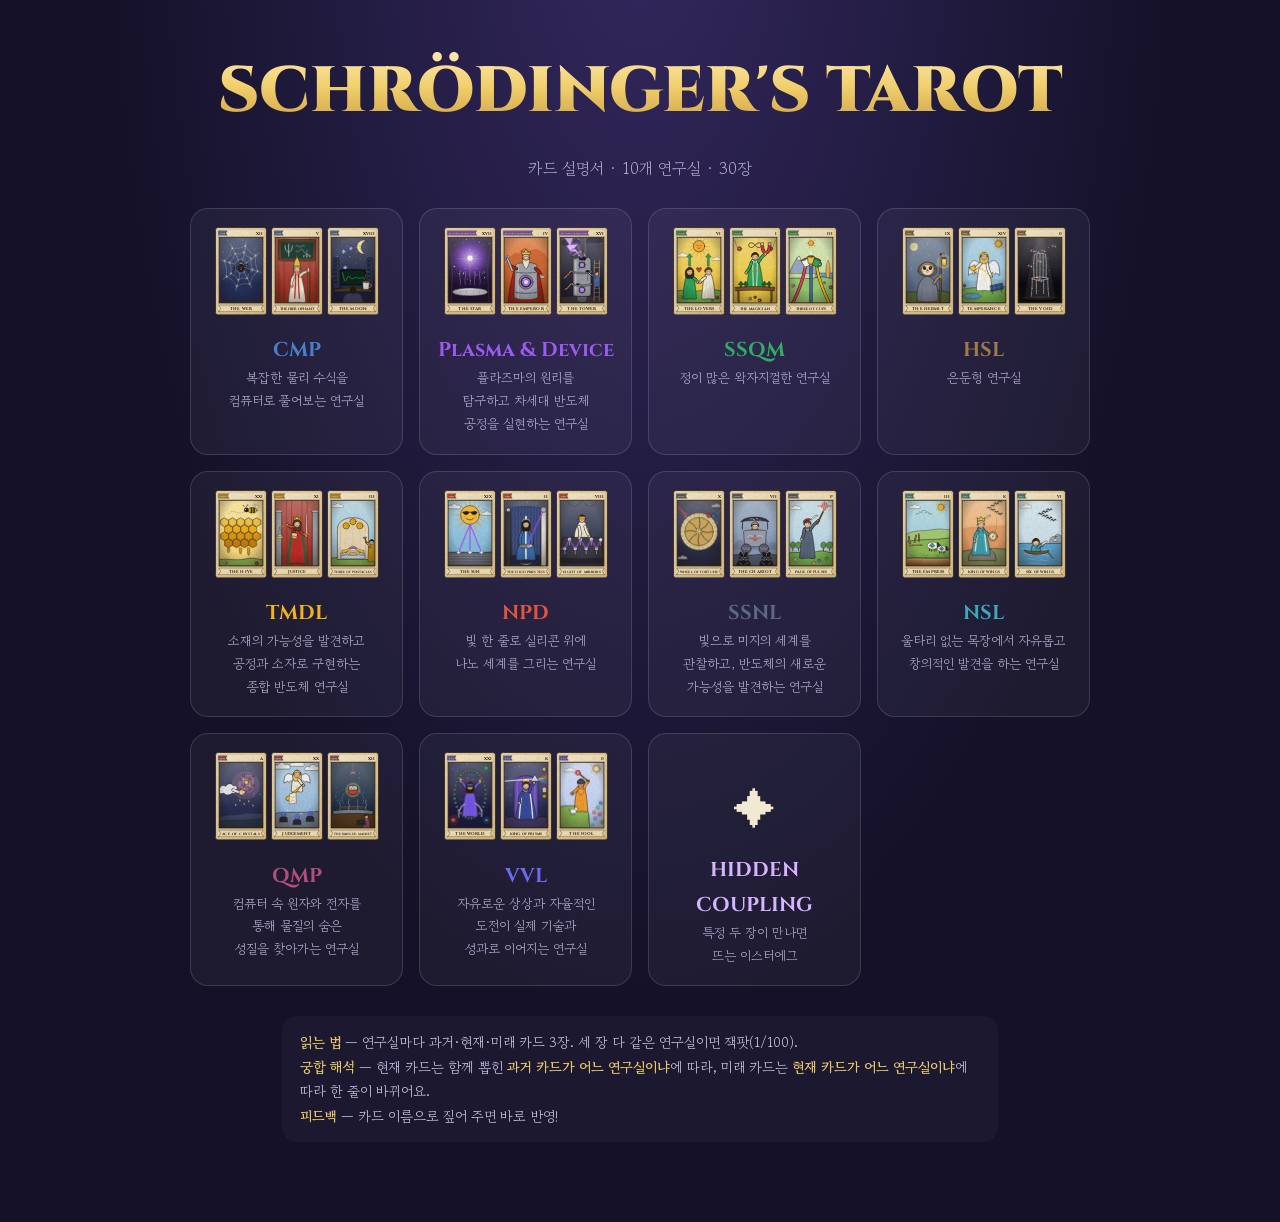
<file: tarot_card_guide.html>
<!DOCTYPE html>
<html lang="ko"><head><meta charset="UTF-8"><meta name="viewport" content="width=device-width, initial-scale=1">
<title>슈뢰딩거의 타로 — 카드 설명서</title>
<link href="https://fonts.googleapis.com/css2?family=Cinzel:wght@500;700;900&family=IM+Fell+English+SC&family=Gowun+Batang:wght@400;700&display=swap" rel="stylesheet">
<style>
body{word-break:keep-all;overflow-wrap:break-word;margin:0;background:radial-gradient(ellipse at 50% -10%,#33285e,#141128 60%);color:#f2e9d3;font-family:"Gowun Batang",serif;line-height:1.75;min-height:100vh}
.wrap{max-width:1000px;margin:0 auto;padding:36px 18px 80px;text-align:center}
h1{font-family:Cinzel,serif;font-weight:900;font-size:clamp(32px,7vw,64px);margin:0;background:linear-gradient(180deg,#fff4c8,#f1cf6d 45%,#b9862c);-webkit-background-clip:text;background-clip:text;color:transparent}
.lead{color:#b3acd0;margin:6px 0 26px}
.home .grid{display:grid;grid-template-columns:repeat(auto-fit,minmax(200px,1fr));gap:16px;max-width:900px;margin:0 auto}
.tab{cursor:pointer;border-radius:18px;padding:18px 16px;background:#ffffff0b;border:1px solid #ffffff22;transition:.25s;text-align:center}
.tab:hover{transform:translateY(-4px);border-color:#e8c66a;box-shadow:0 10px 30px #0008}
.tab .minis{display:flex;justify-content:center;gap:4px;margin-bottom:10px}
.tab .minis div{width:52px;aspect-ratio:200/340}.tab .minis svg{width:100%;height:100%;border-radius:4px}
.tab .nm{font-family:Cinzel,serif;font-size:20px;font-weight:700}
.tab .sub{font-size:13px;color:#b3acd0;text-wrap:balance}
.q,dd,.labhead .one,.how{text-wrap:pretty}
.how{max-width:680px;margin:30px auto 0;font-size:14px;color:#cfc6ea;background:#ffffff08;border-radius:14px;padding:14px 18px;text-align:left}
.how b{color:#e8c66a}
.back{display:inline-block;cursor:pointer;color:#e8c66a;border:1px solid #e8c66a77;border-radius:999px;padding:6px 18px;margin-bottom:18px;font-size:14px}
.labhead h2{font-family:Cinzel,serif;font-size:clamp(26px,5vw,40px);margin:0}
.labhead .meta{color:#b3acd0;font-size:14px;margin:4px 0 4px}
.labhead .one{font-size:16px;margin-bottom:10px}
.lnav{display:flex;flex-wrap:wrap;gap:6px;justify-content:center;margin:12px 0 6px}
.lnav span{cursor:pointer;font-family:Cinzel,serif;font-size:13px;border:1px solid #ffffff33;border-radius:999px;padding:3px 12px;color:#cfc6ea}
.lnav span.on{border-color:#e8c66a;color:#e8c66a}
.card{display:grid;grid-template-columns:210px 1fr;gap:22px;background:#ffffff08;border:1px solid #ffffff1c;border-radius:18px;padding:18px;margin:16px 0;text-align:left;animation:fade .45s}
@keyframes fade{from{opacity:0;transform:translateY(8px)}to{opacity:1;transform:none}}
.card .img{width:210px;aspect-ratio:200/340}.card .img svg{width:100%;height:100%;border-radius:9px;box-shadow:0 8px 20px #0008}
.card h3{margin:0;font-family:Cinzel,serif;font-size:22px;color:#e8c66a;line-height:1.3}
.card h3 small{display:block;font-family:"Gowun Batang";color:#f2e9d3;font-size:16px}
.pill{display:inline-block;font-size:12px;border-radius:999px;padding:1px 10px;margin:6px 0 4px;border:1px solid #e8c66a77;color:#e8c66a}
.q{margin:10px 0;padding:10px 14px;border-left:3px solid #e8c66a;background:#e8c66a12;border-radius:0 10px 10px 0;font-size:15px}
.q::before{content:'🎤 진행자 한마디  ';color:#e8c66a;font-size:12px}
dl{margin:8px 0 0;display:grid;grid-template-columns:92px 1fr;gap:8px 12px;font-size:15px}
dt{color:#b3acd0}dd{margin:0}
table{border-collapse:collapse;font-size:14px;width:100%}
td{border-top:1px solid #ffffff1a;padding:5px 6px;vertical-align:top}td:first-child{color:#b3acd0;white-space:nowrap;width:1%}
.ctxh{font-size:12px;color:#8a83ad;margin-bottom:2px}
.eggs{list-style:none;padding:0;text-align:left;max-width:720px;margin:0 auto}.eggs li{background:#c08bff14;border:1px solid #c08bff55;border-radius:12px;padding:10px 14px;margin:10px 0}
@media(max-width:640px){.card{grid-template-columns:1fr}.card .img{margin:0 auto;width:180px}dl{grid-template-columns:1fr}dt{margin-top:6px}}
</style></head><body><div class="wrap">
<h1>SCHRÖDINGER'S TAROT</h1><p class="lead" id="lead">카드 설명서</p>
<div id="view"></div>
</div>
<script>
/*DATA_START*/
/* ---------------- LAB DATA (연구실 성향 조사 질문지 기반) ---------------- */
const LABS = {
  CMP:{name:'전산다체물리연구실', en:'Computational Many-body Physics Lab', prof:'이현용', color:'#4a7fd0', tag:'theory',
    kw:['텐서 네트워크','양자 자성','다체 물리'], one:'복잡한 물리 수식을 컴퓨터로 풀어보는 연구실', msg:'같이 재미있는 물리해요!', recruit:'대학원생 · 학부생 모집 중'},
  PD:{name:'Plasma & Device Lab', en:'Plasma & Device Lab', prof:'홍문표', color:'#9a5cf0', tag:'plasma', code:'Plasma & Device',
    kw:['플라즈마 공정·장비','건식 식각','플라즈마 진단'], one:'플라즈마의 원리를 탐구하고 차세대 반도체 공정을 실현하는 연구실', msg:'실패를 두려워하지 않고 원인을 탐구하며 함께 성장할 학생을 환영해요.', recruit:'현재 모집 없음'},
  SSQM:{name:'스핀반도체양자물질연구실', en:'Spin Semiconductor Quantum Materials', prof:'이규준', color:'#2fae63', tag:'spin',
    kw:['스핀트로닉스','오비트로닉스','MRAM'], one:'정이 많은 왁자지껄한 연구실', msg:'놀 땐 놀고 할 땐 하는 성실한 친구들 많이많이 지원해줘!', recruit:'대학원생 · 학부생 모집 중'},
  HSL:{name:'융합 반도체소자 연구실', en:'Hybrid Semiconductor Lab', prof:'홍진기', color:'#a07a4c', tag:'sun',
    kw:['반도체 소자','솔라셀'], one:'은둔형 연구실', msg:'교수님 마주치면 인사 좀 해줘!', recruit:'현재 모집 없음'},
  TMDL:{name:'Thin-Film Material & Device Lab', en:'TMDL', prof:'김보성', color:'#f0b21e', tag:'film',
    kw:['산화물 반도체','단위공정(ALD·Sputter·Photo)','TCAD'], one:'소재의 가능성을 발견하고 공정과 소자로 구현하는 종합 반도체 연구실', msg:'배우고 도전하려는 열정만 있다면 TMDL에서 함께 성장할 수 있어요!', recruit:'모집 중'},
  NPD:{name:'Nano Photonic Devices Lab', en:'NPD Lab', prof:'정병호', color:'#e2553c', tag:'light',
    kw:['레이저–물질 상호작용','레이저 결정화','LIPSS'], one:'빛 한 줄로 실리콘 위에 나노 세계를 그리는 연구실', msg:'직접 부딪혀 본 경험이 가장 큰 공부가 돼요. 빛과 반도체에 관심 있다면 편하게 찾아오세요!', recruit:'학부연구생 모집 중'},
  SSNL:{name:'Semiconductor Spectroscopy & Nanophotonics Lab', en:'SSNL', prof:'이광진', color:'#5b6b82', tag:'ultrafast',
    kw:['반도체 분광학','초고속 광학','엑시톤 동역학','나노광학'], one:'빛으로 미지의 세계를 관찰하고, 반도체의 새로운 가능성을 발견하는 연구실', msg:'빛을 이용해 눈에 보이지 않는 세계를 탐구하고, 함께 배우며 성장할 열정 있는 학부생들을 기다립니다!', recruit:'대학원생 · 학부생 모집 중'},
  NSL:{name:'나노스핀연구실', en:'Nanospin Laboratory', prof:'이긍원', color:'#3fa7b8', tag:'free',
    kw:['스핀트로닉스','응집물리','박막성장'], one:'울타리 없는 목장에서 자유롭고 창의적인 발견을 하는 연구실', msg:'어서오세요.', recruit:'현재 모집 없음'},
  QMP:{name:'양자물질물성연구실', en:'QMPlab', prof:'이관우', color:'#b0507a', tag:'dft',
    kw:['계산응집물질물리','제일원리 전자구조 계산','자성·스핀물성','초전도'], one:'컴퓨터 속 원자와 전자를 통해 물질의 숨은 성질을 찾아가는 연구실', msg:'처음부터 물리나 코딩을 완벽하게 잘할 필요는 없어요. 궁금한 현상을 끝까지 이해하려는 마음이 중요해요.', recruit:'현재 모집 없음'},
  VVL:{name:'Virtual Vision Lab', en:'VVL', prof:'박재병', color:'#6a6cf0', tag:'vision',
    kw:['퀀텀닷','Nano/Micro LED','디스플레이 전사공정','AR/VR/XR'], one:'자유로운 상상과 자율적인 도전이 실제 기술과 성과로 이어지는 연구실', msg:'아직 구체적인 연구 주제가 없어도 괜찮아요. 연구·대학원·취업·창업까지 함께 이야기 나눠 봐요!', recruit:'대학원생 모집 없음 · 진로 상담 환영'}
};
const N_LABS = Object.keys(LABS).length;
function mixTo(a,b,t){const A=parseInt(a.slice(1),16),B=parseInt(b.slice(1),16);const f=(x,y)=>Math.round(x+(y-x)*t);return `rgb(${f(A>>16,B>>16)},${f(A>>8&255,B>>8&255)},${f(A&255,B&255)})`}
function mix(hex,t){const n=parseInt(hex.slice(1),16);const f=v=>Math.round(v+(255-v)*t);return `rgb(${f(n>>16)},${f(n>>8&255)},${f(n&255)})`}
let UID=0;
const labCode = k => LABS[k].code || k;

/* ---------------- SVG helpers ---------------- */
const INK='#2a1d10', SKIN='#f3d1aa';
const S=`stroke="${INK}" stroke-width="2" stroke-linejoin="round" stroke-linecap="round"`;
const S1=`stroke="${INK}" stroke-width="1.3" stroke-linejoin="round" stroke-linecap="round"`;
function rng(seed){return()=>((seed=Math.imul(seed^seed>>>15,1|seed)+0x6D2B79F5|0)>>>0)/4294967296}
function dots(n,seed,color,x0=18,y0=42,w=164,h=150,r=1.4){const R=rng(seed);let s='';for(let i=0;i<n;i++)s+=`<circle cx="${(x0+R()*w).toFixed(1)}" cy="${(y0+R()*h).toFixed(1)}" r="${(r*(0.5+R())).toFixed(2)}" fill="${color}"/>`;return s}
function rays(cx,cy,r1,r2,n,c,w=3){let s='';for(let i=0;i<n;i++){const a=i*2*Math.PI/n;s+=`<line x1="${cx+r1*Math.cos(a)}" y1="${cy+r1*Math.sin(a)}" x2="${cx+r2*Math.cos(a)}" y2="${cy+r2*Math.sin(a)}" stroke="${c}" stroke-width="${w}" stroke-linecap="round"/>`}return s}
function starPoly(cx,cy,R,r,n){let p=[];for(let i=0;i<2*n;i++){const a=i*Math.PI/n-Math.PI/2,rr=i%2?r:R;p.push((cx+rr*Math.cos(a)).toFixed(1)+','+(cy+rr*Math.sin(a)).toFixed(1))}return p.join(' ')}
function hex(cx,cy,r,f){let p=[];for(let i=0;i<6;i++){const a=Math.PI/6+i*Math.PI/3;p.push((cx+r*Math.cos(a)).toFixed(1)+','+(cy+r*Math.sin(a)).toFixed(1))}return `<polygon points="${p.join(' ')}" fill="${f}" ${S}/>`}
const P=(x,y)=>`${x.toFixed(1)} ${y.toFixed(1)}`;
function wavyRays(cx,cy,r1,r2,n,c){let s='';for(let i=0;i<n;i++){const a=i*2*Math.PI/n;
  if(i%2===0){const w=.09;s+=`<path d="M${P(cx+r1*Math.cos(a-w),cy+r1*Math.sin(a-w))} Q${P(cx+(r1+r2)/2*Math.cos(a-w/3),cy+(r1+r2)/2*Math.sin(a-w/3))} ${P(cx+r2*Math.cos(a),cy+r2*Math.sin(a))} Q${P(cx+(r1+r2)/2*Math.cos(a+w/3),cy+(r1+r2)/2*Math.sin(a+w/3))} ${P(cx+r1*Math.cos(a+w),cy+r1*Math.sin(a+w))}Z" fill="${c}"/>`}
  else{let d='';for(let k=0;k<=8;k++){const r=r1+(r2-r1)*.85*k/8,o=Math.sin(k*1.6)*2.2;d+=(k?' L':'M')+P(cx+r*Math.cos(a)-o*Math.sin(a),cy+r*Math.sin(a)+o*Math.cos(a))}s+=`<path d="${d}" fill="none" stroke="${c}" stroke-width="1.8" stroke-linecap="round"/>`}}return s}
const hill=(y,c,a=8)=>`<path d="M16 ${y} C50 ${y-a} 80 ${y+a} 118 ${y-a/2} S166 ${y+a/2} 184 ${y-a/3} V292 H16Z" fill="${c}" ${S}/>`;
function fuzzBlob(cx,cy,rx,ry,c,n=12,b=4,st=S){let d=`M${P(cx+rx,cy)}`;for(let i=1;i<=n;i++){const a=i*2*Math.PI/n,m=(i-.5)*2*Math.PI/n;d+=` Q${P(cx+(rx+b)*Math.cos(m),cy+(ry+b)*Math.sin(m))} ${P(cx+rx*Math.cos(a),cy+ry*Math.sin(a))}`}return `<path d="${d}Z" fill="${c}" ${st}/>`}
const cloud=(x,y,s=1,c='#ffffffd9')=>`<path transform="translate(${x} ${y}) scale(${s})" d="M-30 6 C-34 -6 -20 -12 -12 -6 C-10 -18 10 -20 14 -8 C24 -14 36 -4 30 6 Z" fill="${c}" ${S1}/>`;
const sparkle=(x,y,r,c)=>`<path d="M${x} ${y-r} Q${x} ${y} ${x+r} ${y} Q${x} ${y} ${x} ${y+r} Q${x} ${y} ${x-r} ${y} Q${x} ${y} ${x} ${y-r}Z" fill="${c}"/>`;
const flower=(x,y,c,r=4)=>[0,1,2,3,4].map(i=>{const a=i*1.2566;return `<circle cx="${(x+r*Math.cos(a)).toFixed(1)}" cy="${(y+r*Math.sin(a)).toFixed(1)}" r="${r*.75}" fill="${c}" ${S1}/>`}).join('')+`<circle cx="${x}" cy="${y}" r="${r*.55}" fill="#f4d34a"/>`;
function head(x,y,{skin=SKIN,hair='#5b3a22',style='short',eyes='open',back=false}={}){
  const r=13;let s='';
  if(style==='long'&&!back) s+=`<path d="M${x-r-2} ${y-3} C${x-r-7} ${y+14} ${x-r-2} ${y+24} ${x-r+3} ${y+28} L${x+r-3} ${y+28} C${x+r+2} ${y+24} ${x+r+7} ${y+14} ${x+r+2} ${y-3}Z" fill="${hair}" ${S}/>`;
  s+=`<path d="M${x} ${y-r-1} C${x+r+3} ${y-r-1} ${x+r+2} ${y+r+1} ${x} ${y+r+2} C${x-r-2} ${y+r+1} ${x-r-3} ${y-r-1} ${x} ${y-r-1}Z" fill="${back?hair:skin}" ${S}/>`;
  if(back) return s+`<path d="M${x-8} ${y-6} q3 8 1 16 M${x} ${y-10} q2 10 0 20 M${x+8} ${y-6} q-2 8 0 15 M${x-2} ${y-r-1} q-3 -7 3 -9" fill="none" stroke="#000" stroke-opacity=".35" stroke-width="1.3"/>`;
  if(style!=='bald') s+=`<path d="M${x-r-1} ${y+2} C${x-r-3} ${y-r-6} ${x+r+4} ${y-r-7} ${x+r+1} ${y+3} C${x+r-2} ${y-5} ${x+4} ${y-8} ${x-2} ${y-5} C${x-7} ${y-3} ${x-r+2} ${y-4} ${x-r-1} ${y+2}Z" fill="${hair}" ${S}/>`;
  if(eyes==='closed') s+=`<path d="M${x-7} ${y+2} q2.4 2 4.8 0 M${x+2.2} ${y+2} q2.4 2 4.8 0" fill="none" ${S1}/>`;
  else{const dy=eyes==='up'?-1:2.5;s+=`<circle cx="${x-4.6}" cy="${y+dy}" r="1.6" fill="${INK}"/><circle cx="${x+4.6}" cy="${y+dy}" r="1.6" fill="${INK}"/>`}
  return s+`<circle cx="${x-7.5}" cy="${y+7}" r="2.6" fill="#e7867a" opacity=".45"/><circle cx="${x+7.5}" cy="${y+7}" r="2.6" fill="#e7867a" opacity=".45"/><path d="M${x-2.5} ${y+8.5} q2.5 2.2 5 0" fill="none" ${S1}/>`;
}
function gown(x,y,col,w=32,h=116,trim){const b=y+h;
  let s=`<path d="M${x-12} ${y} C${x-20} ${y+22} ${x-w+3} ${b-44} ${x-w} ${b} C${x-w/2} ${b+6} ${x-6} ${b-3} ${x} ${b+1} C${x+6} ${b-3} ${x+w/2} ${b+6} ${x+w} ${b} C${x+w-3} ${b-44} ${x+20} ${y+22} ${x+12} ${y} C${x+6} ${y-4} ${x-6} ${y-4} ${x-12} ${y}Z" fill="${col}" ${S}/>`;
  s+=`<path d="M${x-5} ${y+30} C${x-9} ${y+60} ${x-13} ${b-30} ${x-15} ${b-2} M${x+4} ${y+36} C${x+7} ${y+64} ${x+9} ${b-30} ${x+11} ${b-1} M${x} ${y+50} C${x-1} ${b-40} ${x+1} ${b-20} ${x} ${b}" fill="none" stroke="#000" stroke-opacity=".17" stroke-width="1.4"/>`;
  if(trim) s+=`<path d="M${x-12} ${y+1} C${x-6} ${y+12} ${x+6} ${y+12} ${x+12} ${y+1}" fill="none" stroke="${trim}" stroke-width="3"/>`;
  return s;}
function arm(x1,y1,x2,y2,col,bend=0,skin=SKIN){const mx=(x1+x2)/2+bend,my=(y1+y2)/2-Math.abs(bend)/2,d=`M${x1} ${y1} Q${mx} ${my} ${x2} ${y2}`;
  return `<path d="${d}" fill="none" stroke="${INK}" stroke-width="12" stroke-linecap="round"/><path d="${d}" fill="none" stroke="${col}" stroke-width="8.4" stroke-linecap="round"/><circle cx="${x2}" cy="${y2}" r="4.6" fill="${skin}" ${S1}/>`}
const figure=(x,y,col,o={})=>gown(x,y+14,col,o.w||32,o.h||116,o.trim)+(o.extra||'')+head(x,y,o)+(o.top||'');
function spinArrow(x,y,c,len=46,dir=-1){const t=y+dir*len,k=t-dir*15;
  return `<path d="M${x-3.5} ${y} C${x-4.5} ${y+dir*len*.5} ${x-3} ${k} ${x-3} ${k} L${x-11} ${k+dir*2} Q${x-4} ${t-dir*6} ${x} ${t} Q${x+4} ${t-dir*6} ${x+11} ${k+dir*2} L${x+3} ${k} C${x+3} ${k} ${x+4.5} ${y+dir*len*.5} ${x+3.5} ${y}Z" fill="${c}" ${S1}/>`}
function bee(x,y,s=1){return `<g transform="translate(${x} ${y}) scale(${s})">
 <path d="M-4 -8 C-18 -30 -30 -12 -8 -4Z" fill="#fff" opacity=".88" ${S1}/><path d="M4 -9 C10 -32 28 -18 6 -4Z" fill="#fff" opacity=".88" ${S1}/>
 <path d="M-14 0 C-14 -14 18 -14 22 0 C18 14 -14 14 -14 0Z" fill="#f4c21b" ${S}/>
 <path d="M-2 -10 C2 -4 2 4 -2 10 M8 -10 C12 -4 12 4 8 10" fill="none" stroke="${INK}" stroke-width="5"/><path d="M22 0 l6 1 -6 2" fill="${INK}"/>
 <circle cx="-20" cy="-1" r="9" fill="${INK}"/><circle cx="-23" cy="-3.5" r="2.2" fill="#fff"/><path d="M-26 3 q3 2 5 0" fill="none" stroke="#f4c21b" stroke-width="1.2"/>
 <path d="M-22 -9 Q-28 -20 -32 -18 M-18 -9 Q-18 -20 -14 -21" fill="none" stroke="${INK}" stroke-width="1.4"/><circle cx="-32" cy="-18" r="1.8" fill="${INK}"/><circle cx="-14" cy="-21" r="1.8" fill="${INK}"/></g>`}
function mug(x,y,rot,col){return `<g transform="translate(${x} ${y}) rotate(${rot})"><path d="M13 -8 C23 -8 23 7 12 7" fill="none" stroke="${INK}" stroke-width="5"/><path d="M13 -8 C23 -8 23 7 12 7" fill="none" stroke="${col}" stroke-width="2.4"/>
 <path d="M-13 -15 C-13 -18 13 -18 13 -15 L11 11 C11 16 -11 16 -11 11Z" fill="${col}" ${S}/><path d="M-12 -14 C-6 -10 6 -10 12 -14 C6 -18 -6 -18 -12 -14Z" fill="#7a4a22" ${S1}/><path d="M-6 -13 q3 -1.5 5 0" stroke="#e8cfa8" stroke-width="1.2" fill="none"/></g>`}
function mount(x,y){return `<path d="M${x-6} ${y+3} C${x-6} ${y-1} ${x+6} ${y-1} ${x+6} ${y+3}Z" fill="#5a5f6e" ${S1}/><path d="M${x} ${y} V${y-16}" stroke="${INK}" stroke-width="5"/><path d="M${x} ${y} V${y-16}" stroke="#b9c0cc" stroke-width="3"/>
 <circle cx="${x}" cy="${y-22}" r="8" fill="#9aa3b5" ${S1}/><circle cx="${x}" cy="${y-22}" r="5" fill="#e8f3ff"/><circle cx="${x+7}" cy="${y-16}" r="2" fill="#2a1d10"/><circle cx="${x-7}" cy="${y-16}" r="2" fill="#2a1d10"/>`}
const gem=(x,y,c)=>`<path d="M${x-7} ${y} L${x-4} ${y-6} L${x+4} ${y-6} L${x+7} ${y} L${x} ${y+7}Z" fill="${c}" ${S1}/><path d="M${x-7} ${y} H${x+7} M${x-2} ${y-6} L${x} ${y+7} L${x+2} ${y-6}" stroke="#fff" stroke-opacity=".6" stroke-width=".8" fill="none"/>`;
const ripples=(y0,n,c)=>Array.from({length:n},(_,i)=>`<path d="M16 ${y0+i*10} ${Array.from({length:12},()=>'q7 -5 14 0').join(' ')}" fill="none" stroke="${c}" stroke-width="1.5"/>`).join('');
function curve(f,x0,x1,dx=1.5){let d='';for(let x=x0;x<=x1;x+=dx)d+=(d?' L':'M')+P(x,f(x));return d}


const gull=(x,y,s=1,c=INK)=>`<path d="M${x-7*s} ${y} Q${x-3.5*s} ${y-4.5*s} ${x} ${y} Q${x+3.5*s} ${y-4.5*s} ${x+7*s} ${y}" fill="none" stroke="${c}" stroke-width="${1.5*s}" stroke-linecap="round"/>`;
const bird=(x,y,s=1,c='#3a4a5a')=>`<g transform="translate(${x} ${y}) scale(${s})"><path d="M-14 -2 C-8 -12 -4 -10 0 -1 C4 -10 8 -12 14 -2 C8 -5 4 -3 0 2 C-4 -3 -8 -5 -14 -2Z" fill="${c}" ${S1}/><circle cx="0" cy="0" r="2.4" fill="${c}"/><path d="M0 1 l3 1.6 -3 0.6" fill="#f7a531"/></g>`;
/* ---------------- CARDS ----------------
   theme: lab(과거) / prof(현재) / student(미래)
   ctx  : 현재 카드 → 과거 카드 연구실 태그 / 미래 카드 → 현재 카드 연구실 태그
   태그: theory · plasma · spin · sun · film · light · ultrafast
---------------------------------------- */
const CARDS = [
/* ===== 과거 (연구실) ===== */
{id:'web',lab:'CMP',theme:'lab',num:'XII',title:'THE WEB',kr:'텐서의 거미줄',sky:'#26335e',
 art:(()=>{const cx=100,cy=150,A=[];let s=dots(30,7,'#fff8');
  for(let i=0;i<8;i++){const a=i*Math.PI/4+.25;A.push([cx+82*Math.cos(a),cy+100*Math.sin(a)])}
  A.forEach(([x,y])=>s+=`<path d="M${cx} ${cy} Q${(cx+x)/2+5} ${(cy+y)/2+4} ${P(x,y)}" fill="none" stroke="#dfe6ff" stroke-width="1.2" opacity=".9"/>`);
  [.3,.55,.8].forEach(r=>A.forEach(([x,y],i)=>{const [x2,y2]=A[(i+1)%8],p=[cx+(x-cx)*r,cy+(y-cy)*r],q=[cx+(x2-cx)*r,cy+(y2-cy)*r],m=[cx+((p[0]+q[0])/2-cx)*.86,cy+((p[1]+q[1])/2-cy)*.86];
    s+=`<path d="M${P(...p)} Q${P(...m)} ${P(...q)}" fill="none" stroke="#dfe6ff" stroke-width="1" opacity=".85"/>`;
    if(r>.4)s+=`<circle cx="${p[0].toFixed(1)}" cy="${p[1].toFixed(1)}" r="6" fill="#ffe58a" opacity=".22"/><path d="M${P(p[0],p[1]-3.5)} Q${P(p[0]+3,p[1]+1)} ${P(p[0],p[1]+2.6)} Q${P(p[0]-3,p[1]+1)} ${P(p[0],p[1]-3.5)}Z" fill="#ffe58a"/>`}));
  for(const sd of [-1,1])for(let k=0;k<4;k++)s+=`<path d="M${cx+sd*6} ${cy+2+k*3} Q${cx+sd*(18+k*3)} ${cy-14+k*9} ${cx+sd*(28+k*2)} ${cy-2+k*11}" fill="none" stroke="#111" stroke-width="2.3" stroke-linecap="round"/>`;
  return s+`<path d="M${cx} ${cy-4} C${cx+15} ${cy-4} ${cx+14} ${cy+22} ${cx} ${cy+24} C${cx-14} ${cy+22} ${cx-15} ${cy-4} ${cx} ${cy-4}Z" fill="#1d1a2a" ${S}/>
   <path d="M${cx-5} ${cy+6} q5 3 10 0 M${cx-4} ${cy+13} q4 2.5 8 0" fill="none" stroke="#e8c66a" stroke-width="1.4"/>
   <circle cx="${cx}" cy="${cy-10}" r="8" fill="#1d1a2a" ${S}/><circle cx="${cx-3}" cy="${cy-11}" r="2.6" fill="#fff"/><circle cx="${cx+3}" cy="${cy-11}" r="2.6" fill="#fff"/>
   <circle cx="${cx-2.6}" cy="${cy-10.4}" r="1.2" fill="#111"/><circle cx="${cx+3.4}" cy="${cy-10.4}" r="1.2" fill="#111"/>`})(),
 read:'거미가 짠 건 거미줄이 아니라 <b>텐서 네트워크</b>예요. 2ᴺ으로 폭발하는 양자 상태를 작은 텐서들의 그물로 꽉 묶어 버렸죠. 당신의 뿌리에는 <b>안 풀리는 방정식을 끝까지 컴퓨터로 밀어붙이는 고집</b>이 있어요.'},

{id:'star',lab:'PD',theme:'lab',num:'XVII',title:'THE STAR',kr:'플라즈마의 별',sky:'#22143a',
 art:`<defs><radialGradient id="gStar"><stop offset="0" stop-color="#f1dcff"/><stop offset=".45" stop-color="#9a5cf0" stop-opacity=".65"/><stop offset="1" stop-color="#22143a" stop-opacity="0"/></radialGradient></defs>
 ${dots(22,5,'#e6d3ff')}<path d="M18 60 C40 140 30 220 26 292 M182 60 C160 140 170 220 174 292" fill="none" stroke="#7d6aa0" stroke-width="3" opacity=".45"/>
 <circle cx="100" cy="120" r="96" fill="url(#gStar)"/>
 ${Array.from({length:8},(_,i)=>{const a=i*Math.PI/4-Math.PI/2,L=i%2?30:54,w=.17,p=(r,t)=>P(100+r*Math.cos(t),120+r*Math.sin(t));return `<path d="M${p(10,a-w)} Q${p(L*.5,a-w*.3)} ${p(L,a)} Q${p(L*.5,a+w*.3)} ${p(10,a+w)}Z" fill="#fbf2ff" stroke="#6b3fb0" stroke-width="1.2"/>`}).join('')}
 <circle cx="100" cy="120" r="12" fill="#fff" stroke="#6b3fb0" stroke-width="1.2"/>
 ${[62,82,100,118,138].map((x,i)=>`<path d="M${x} 170 q${i%2?3:-3} 14 0 28 q${i%2?-3:3} 12 0 24" fill="none" stroke="#d9b6ff" stroke-width="1.6" opacity=".8"/>`).join('')}
 ${dots(16,8,'#f3e2ff',40,150,120,70,1.6)}
 <path d="M32 250 C32 230 168 230 168 250 C168 270 32 270 32 250Z" fill="#cfd3dd" ${S}/>
 <path d="M95 268 q5 -5 10 0" fill="#22143a" ${S1}/>
 <path d="M48 250 C70 244 130 244 152 250 M62 240 C64 250 64 258 62 263 M86 236 C87 248 87 258 86 267 M114 236 C113 248 113 258 114 267 M138 240 C136 250 136 258 138 263" fill="none" stroke="#9097a8" stroke-width="1"/>
 <path d="M52 245 Q80 236 112 238" fill="none" stroke="#fff" stroke-width="2.2" opacity=".7"/>`,
 read:'보랏빛 별은 사실 <b>플라즈마 글로우</b>예요. 전자, 이온, 라디칼이 뒤섞인 제4의 상태 아래에서 웨이퍼 한 장이 정밀하게 깎여 나가고 있죠. 당신의 뿌리는 <b>혼돈을 공정으로 바꾸는 힘</b>이에요.'},

{id:'lovers',lab:'SSQM',theme:'lab',num:'VI',title:'THE LOVERS',kr:'스핀 커플',sky:'#f4d34a',
 art:`${wavyRays(100,74,25,46,14,'#f7a531')}<circle cx="100" cy="74" r="22" fill="#f8b03a" ${S}/>
 <path d="M91 72 q3 2.5 6 0 M103 72 q3 2.5 6 0" fill="none" ${S1}/><path d="M95 81 q5 4 10 0" fill="none" ${S1}/>
 ${cloud(36,110,.7)}${cloud(168,124,.6)}${hill(246,'#7cbf5a',10)}
 ${spinArrow(64,150,'#2fae63',48)}${spinArrow(136,150,'#2fae63',48)}
 ${figure(64,170,'#2fae63',{w:26,h:92,hair:'#3b2a1a',style:'long',eyes:'closed',extra:arm(76,194,95,212,'#2fae63',4)})}
 ${figure(136,170,'#f4efe2',{w:26,h:92,hair:'#7a4a22',eyes:'closed',extra:arm(124,194,105,212,'#f4efe2',-4)})}
 <path d="M100 160 C92 150 84 160 100 174 C116 160 108 150 100 160Z" fill="#e0465a" ${S}/>
 ${flower(30,270,'#fff')}${flower(170,272,'#e0465a')}${flower(150,282,'#fff',3)}`,
 read:'두 스핀이 같은 방향을 볼 때 저항이 뚝 떨어져요. <b>MRAM</b>의 원리이자 이 카드의 교훈 — 방향이 맞으면 전류(와 마음)가 잘 통한다. 당신의 뿌리는 <b>함께일 때 강해지는 관계</b>예요.'},

{id:'hermit',lab:'HSL',theme:'lab',num:'IX',title:'THE HERMIT',kr:'은둔하는 나무늘보',sky:'#5f7290',
 art:`${dots(22,3,'#fff7')}<circle cx="46" cy="76" r="15" fill="#f4e7a1" opacity=".9"/>${hill(252,'#5d7a4a',8)}
 <path d="M150 104 C146 160 152 220 146 288" fill="none" stroke="${INK}" stroke-width="8" stroke-linecap="round"/><path d="M150 104 C146 160 152 220 146 288" fill="none" stroke="#7a5332" stroke-width="5" stroke-linecap="round"/>
 <path d="M150 104 C156 96 166 100 162 112" fill="none" stroke="#7a5332" stroke-width="3"/><path d="M162 112 v6" stroke="${INK}" stroke-width="1.4"/>
 <circle cx="162" cy="134" r="28" fill="#ffe8a0" opacity=".3"/>
 <path d="M152 124 C152 119 172 119 172 124 L170 144 C168 150 156 150 154 144Z" fill="#f6d25a" ${S}/><path d="M158 128 C158 136 166 136 166 128" fill="#fff6c0" opacity=".9"/>
 <path d="M153 122 L171 122 L168 116 L156 116Z" fill="#2c4a8a" stroke="${INK}" stroke-width="1.2"/><path d="M160 116 v6 M165 116 v6" stroke="#8fb2ff" stroke-width=".8"/>
 <path d="M58 284 C54 240 64 198 98 188 C132 198 142 240 138 284 C118 290 78 290 58 284Z" fill="#7d8496" ${S}/>
 <path d="M80 212 C78 240 76 262 74 284 M114 210 C118 240 122 262 124 284" fill="none" stroke="#000" stroke-opacity=".2" stroke-width="1.4"/>
 <path d="M62 170 C58 124 138 124 134 170 C136 196 60 196 62 170Z" fill="#666d80" ${S}/>
 ${fuzzBlob(98,162,28,26,'#a98a63',16,4)}
 <path d="M75 160 C74 140 122 140 121 160 C122 179 108 186 98 186 C88 186 74 179 75 160Z" fill="#f1e2c6" ${S1}/>
 <path d="M79 154 C83 146 95 150 93 160 C91 169 79 168 79 154Z" fill="#4a3624"/><path d="M117 154 C113 146 101 150 103 160 C105 169 117 168 117 154Z" fill="#4a3624"/>
 <circle cx="87" cy="158" r="3.6" fill="#111"/><circle cx="88.4" cy="156.4" r="1.3" fill="#fff"/><circle cx="109" cy="158" r="3.6" fill="#111"/><circle cx="110.4" cy="156.4" r="1.3" fill="#fff"/>
 <path d="M94 166 C94 162.5 102 162.5 102 166 C102 169 94 169 94 166Z" fill="#3a2a1a"/><path d="M92 172 q6 5 12 0" fill="none" ${S1}/>
 <circle cx="79" cy="170" r="3.6" fill="#e7867a" opacity=".55"/><circle cx="117" cy="170" r="3.6" fill="#e7867a" opacity=".55"/>
 ${arm(124,216,146,190,'#a98a63',-4,'#a98a63')}<path d="M144 186 l7 -3 M147 190 l7 -1 M146 194 l6 2" stroke="#f1e2c6" stroke-width="2" stroke-linecap="round"/>`,
 read:'랜턴을 든 은둔자… 자세히 보면 <b>나무늘보</b>예요. 랜턴은 태양전지로 충전 중이고요. 느리지만 꾸준히, 조용히 자기 빛을 모으는 타입이 당신의 뿌리예요. 시끄럽지 않게, 그러나 <b>정확하게</b>.'},

{id:'hive',lab:'TMDL',theme:'lab',num:'XXI',title:'THE HIVE',kr:'벌집 (원자층)',sky:'#ffe58a',
 art:(()=>{let s=`${cloud(150,64,.6)}`;const cols=['#f7c948','#f2b51c','#e09a12','#c9800c'];
  [0,1,2,3].forEach(r=>[0,1,2,3,4].forEach(i=>{const x=36+i*31+(r%2?15.5:0),y=124+r*27;if(x<172)s+=hex(x,y,17,cols[r])+`<path d="M${x-8} ${y-6} q4 -4 9 -3" fill="none" stroke="#fff" stroke-width="1.4" opacity=".55"/>`}));
  s+=[[52,226],[98,226],[129,226]].map(([x,y],i)=>`<path d="M${x-5} ${y-2} C${x-5} ${y+8+i*4} ${x-3} ${y+14+i*5} ${x} ${y+16+i*5} C${x+3} ${y+14+i*5} ${x+5} ${y+8+i*4} ${x+5} ${y-2}Z" fill="#e09a12" ${S1}/>`).join('');
  return s+hill(268,'#8fbf5a',6)+flower(40,280,'#fff')+flower(160,282,'#e0465a')+
   `<path d="M52 92 C70 66 96 104 118 80" fill="none" stroke="${INK}" stroke-dasharray="3 4" stroke-width="1.3"/>`+bee(140,78,1)})(),
 read:'벌집은 한 층 한 층 쌓아 올린 <b>박막</b>이에요. ALD처럼 원자 한 층씩, 스퍼터처럼 꾸준히. 서로 다른 칸이 이어져 하나의 소자가 되죠. 당신의 뿌리는 <b>쌓아서 완성하는 힘</b>이에요.'},

{id:'sun',lab:'NPD',theme:'lab',num:'XIX',title:'THE SUN',kr:'레이저를 쏘는 태양',sky:'#8cc7e8',
 art:`${cloud(38,66,.8)}${cloud(164,92,.7)}${wavyRays(100,96,40,64,16,'#f7a531')}
 <circle cx="100" cy="96" r="36" fill="#f8c33a" ${S}/>
 <path d="M73 86 C73 80 96 80 96 86 C96 97 75 99 73 86Z M104 86 C104 80 127 80 127 86 C125 99 104 97 104 86Z" fill="#1d1a2a" ${S1}/>
 <path d="M96 86 Q100 83 104 86" fill="none" stroke="#1d1a2a" stroke-width="2.4"/><path d="M77 84 l6 -2 M108 84 l6 -2" stroke="#fff" stroke-width="1.6" opacity=".7"/>
 <path d="M87 110 Q100 121 113 110" fill="none" stroke="${INK}" stroke-width="2.4" stroke-linecap="round"/>
 <circle cx="79" cy="104" r="4" fill="#e7867a" opacity=".5"/><circle cx="121" cy="104" r="4" fill="#e7867a" opacity=".5"/>
 ${[56,100,144].map(x=>`<path d="M100 132 L${x} 240" stroke="#c76bff" stroke-width="10" opacity=".22"/><path d="M100 132 L${x} 240" stroke="#9b3dff" stroke-width="2.6"/>`).join('')}
 <path d="M16 240 C60 236 140 244 184 238 V292 H16Z" fill="#6b6f80" ${S}/>${ripples(252,4,'#b9bdcc')}
 ${[56,100,144].map(x=>sparkle(x,240,10,'#fff')).join('')}`,
 read:'태양이 선글라스를 끼고 <b>UV 레이저</b>를 쏘고 있어요. 빛이 지나간 자리엔 파도 같은 주기 무늬(<b>LIPSS</b>)가 새겨지죠. 당신의 뿌리는 <b>빛 한 줄로 물질을 바꾸는 순간</b>에 있어요.'},

{id:'wheel',lab:'SSNL',theme:'lab',num:'X',title:'WHEEL OF FORTUNE',kr:'펨토초의 수레바퀴',sky:'#2b2f4a',
 art:`${dots(24,13,'#fff9')}${cloud(36,262,.6,'#c9d1df')}${cloud(166,62,.6,'#c9d1df')}
 <path d="M16 60 L100 160" stroke="#ff5a5a" stroke-width="10" opacity=".22"/><path d="M16 60 L100 160" stroke="#ff5a5a" stroke-width="3"/>
 <path d="M184 76 L100 160" stroke="#6bd0ff" stroke-width="2.4" stroke-dasharray="6 4"/>
 <circle cx="100" cy="160" r="72" fill="#e9d9a8" ${S}/><circle cx="100" cy="160" r="63" fill="none" stroke="#b38b44" stroke-width="1.4"/>
 ${Array.from({length:24},(_,i)=>{const a=i*Math.PI/12,r2=i%2?68:71;return `<path d="M${P(100+64*Math.cos(a),160+64*Math.sin(a))} L${P(100+r2*Math.cos(a),160+r2*Math.sin(a))}" stroke="${INK}" stroke-width="1.3"/>`}).join('')}
 <circle cx="100" cy="160" r="55" fill="#cfae66" ${S}/>
 ${Array.from({length:8},(_,i)=>{const a=i*Math.PI/4,b=a+.25;return `<path d="M${P(100+12*Math.cos(a),160+12*Math.sin(a))} Q${P(100+34*Math.cos(b),160+34*Math.sin(b))} ${P(100+55*Math.cos(a),160+55*Math.sin(a))}" fill="none" stroke="#6b4a2b" stroke-width="3.4" stroke-linecap="round"/>`}).join('')}
 ${flower(100,160,'#e9d9a8',7)}
 <path d="M144 99 q3 3 6 0" fill="none" stroke="${INK}" stroke-width="2"/>
 <circle cx="138" cy="98" r="8.5" fill="#e04b4b" ${S}/><circle cx="157" cy="98" r="8.5" fill="#3b7bdc" ${S}/>
 <circle cx="135.5" cy="96" r="1.3" fill="${INK}"/><circle cx="140.5" cy="96" r="1.3" fill="${INK}"/><path d="M136 101 q2 1.6 4 0" fill="none" stroke="${INK}" stroke-width="1"/>
 <circle cx="154.5" cy="96" r="1.3" fill="${INK}"/><circle cx="159.5" cy="96" r="1.3" fill="${INK}"/><path d="M155 101 q2 1.6 4 0" fill="none" stroke="${INK}" stroke-width="1"/>`,
 read:'운명의 수레바퀴가 돌아가요… 그런데 눈금 단위가 <b>fs(펨토초)</b>예요. 펌프 펄스가 때리고, 프로브 펄스가 지연 시간을 바꿔 가며 <b>엑시톤</b>(손잡은 전자·정공 커플)이 생기고 움직이고 사라지는 순간을 한 프레임씩 찍어요. 당신의 뿌리는 <b>눈에 보이지 않는 찰나를 붙잡는 눈</b>이에요.'},{id:'empress',lab:'NSL',theme:'lab',num:'III',title:'THE EMPRESS',kr:'울타리 없는 목장',sky:'#a7d8e8',
 art:`${wavyRays(150,66,13,24,12,'#f7a531')}<circle cx="150" cy="66" r="12" fill="#f8c33a" ${S1}/>${cloud(48,66,.7)}
 ${[[60,92],[72,86],[84,80],[96,86],[108,92]].map(([x,y])=>gull(x,y,.9)).join('')}
 <path d="M16 170 C50 150 90 160 120 152 C150 146 170 156 184 150 V262 H16Z" fill="#a6d07c" ${S1}/>
 <path d="M16 200 C60 186 110 196 184 184 V262 H16Z" fill="#8fbf5a" ${S}/>
 ${[[30,206,-8],[48,200,14],[66,196,-4]].map(([x,y,r])=>`<path transform="rotate(${r} ${x} ${y})" d="M${x} ${y} V${y-26}" stroke="${INK}" stroke-width="6" stroke-linecap="round"/><path transform="rotate(${r} ${x} ${y})" d="M${x} ${y} V${y-26}" stroke="#a87a4a" stroke-width="3.6" stroke-linecap="round"/>`).join('')}
 <path d="M30 214 C44 210 60 216 76 212" stroke="${INK}" stroke-width="5" stroke-linecap="round" fill="none"/><path d="M30 214 C44 210 60 216 76 212" stroke="#c99a62" stroke-width="3" stroke-linecap="round" fill="none"/>
 ${[[118,214,1],[154,226,.82]].map(([x,y,k])=>`<g transform="translate(${x} ${y}) scale(${k})">
   <path d="M-12 10 v10 M-4 12 v9 M6 12 v9 M13 10 v10" stroke="${INK}" stroke-width="3" stroke-linecap="round"/>
   ${fuzzBlob(0,0,20,13,'#fbfaf4',12,4,S1)}
   <path d="M18 -8 C26 -10 32 -4 30 4 C28 10 20 10 17 4Z" fill="#2a2a32" ${S1}/><circle cx="25" cy="-2" r="1.6" fill="#fff"/><path d="M18 -8 C16 -14 22 -14 22 -9" fill="#2a2a32" ${S1}/>
   ${spinArrow(-2,6,'#3fa7b8',18)}</g>`).join('')}
 ${['#c9a46a','#b88a52','#a07040','#86592f'].map((c,i)=>`<path d="M16 ${262+i*8} C60 ${259+i*8} 120 ${265+i*8} 184 ${261+i*8} V${272+i*8} C120 ${276+i*8} 60 ${270+i*8} 16 ${273+i*8}Z" fill="${c}"/>`).join('')}
 <path d="M16 262 C60 259 120 265 184 261" fill="none" ${S}/>
 ${[40,92,138,170].map(x=>`<path d="M${x} 262 C${x} 252 ${x-6} 248 ${x-9} 250 M${x} 256 C${x+2} 250 ${x+8} 248 ${x+10} 250" fill="none" stroke="#3c8f5a" stroke-width="2.2" stroke-linecap="round"/>`).join('')}`,
 read:'원래 “여황제” 카드는 풍요로운 들판이에요. 그런데 이 목장엔 <b>울타리가 없어요</b> — 쓰러진 기둥만 굴러다니죠. 양 떼는 털 위에 <b>스핀</b>을 하나씩 달고 자유롭게 풀을 뜯고, 땅 밑엔 지층처럼 <b>박막이 한 층씩 자라고</b> 있어요. 당신의 뿌리는 <b>틀 없이 스스로 발견하는 자유</b>예요.'},{id:'ace',lab:'QMP',theme:'lab',num:'A',title:'ACE OF CRYSTALS',kr:'결정의 에이스',sky:'#2a2f55',
 art:`${dots(24,51,'#fff8')}
 <path d="M16 252 C50 236 80 246 110 238 C140 230 166 240 184 234 V292 H16Z" fill="#3c4a6a" ${S1}/><path d="M16 268 C60 258 120 266 184 256 V292 H16Z" fill="#2e3a56" ${S1}/>
 <circle cx="118" cy="128" r="54" fill="#f2a6d0" opacity=".16"/><circle cx="118" cy="128" r="34" fill="#f2a6d0" opacity=".16"/>
 ${[[96,186],[112,200],[130,190],[146,206],[80,204]].map(([x,y])=>`<path d="M${x} ${y-6} C${x+3} ${y-1} ${x+3} ${y+3} ${x} ${y+4} C${x-3} ${y+3} ${x-3} ${y-1} ${x} ${y-6}Z" fill="#f4d34a" opacity=".85"/>`).join('')}
 <path d="M16 150 C14 132 30 124 42 132 C46 120 64 118 70 130 C80 126 88 136 84 146 C88 156 76 164 66 158 C58 168 40 168 34 158 C24 164 14 160 16 150Z" fill="#e8ecf6" ${S}/>
 <path d="M70 146 C80 150 88 154 96 156" stroke="${INK}" stroke-width="13" stroke-linecap="round" fill="none"/><path d="M70 146 C80 150 88 154 96 156" stroke="#e8ecf6" stroke-width="9.4" stroke-linecap="round" fill="none"/>
 <path d="M94 148 C100 142 112 144 116 152 C118 158 112 166 104 166 C96 166 90 160 92 154Z" fill="${SKIN}" ${S}/>
 <path d="M104 150 C108 146 116 146 118 150 M106 160 C112 160 118 158 120 156" fill="none" ${S1}/>
 <g fill="none" stroke="#f2c6e0" stroke-width="1.6">
  <path d="M96 106 H132 V142 H96Z"/><path d="M110 92 H146 V128 H110Z"/><path d="M96 106 L110 92 M132 106 L146 92 M132 142 L146 128 M96 142 L110 128"/></g>
 <ellipse cx="121" cy="117" rx="18" ry="8" fill="none" stroke="#fff" stroke-dasharray="3 3" opacity=".7" transform="rotate(-25 121 117)"/>
 ${[[96,106],[132,106],[96,142],[132,142],[110,92],[146,92],[110,128],[146,128]].map(([x,y])=>`<circle cx="${x}" cy="${y}" r="5" fill="#b0507a" ${S1}/><circle cx="${x-1.6}" cy="${y-1.6}" r="1.4" fill="#fff" opacity=".7"/>`).join('')}
 <circle cx="121" cy="117" r="7.5" fill="#f4d34a" ${S1}/><circle cx="118.5" cy="114.5" r="2" fill="#fff" opacity=".8"/>`,
 read:'구름 속에서 나온 손이 <b>결정 단위 격자</b> 하나를 건네요. 타로의 “에이스”는 모든 것의 시작이죠. 원자 몇 개, 전자 몇 개로 시작해서 물질 전체의 성질을 <b>계산으로 예측</b>하는 곳 — 당신의 뿌리는 <b>가장 작은 단위에서 전체를 읽어 내는 힘</b>이에요.'},
{id:'world',lab:'VVL',theme:'lab',num:'XXI',title:'THE WORLD',kr:'가상 세계',sky:'#1e1f4a',
 art:(()=>{let s=dots(26,29,'#fff8');
  [[36,62,5,'#5b8cff'],[164,62,7,'#3ee07a'],[36,262,9,'#ff5a5a'],[164,262,6,'#4fb6ff']].forEach(([x,y,r,c])=>s+=`<circle cx="${x}" cy="${y}" r="${r*2.4}" fill="${c}" opacity=".18"/><circle cx="${x}" cy="${y}" r="${r}" fill="${c}" ${S1}/><circle cx="${x-r/3}" cy="${y-r/3}" r="${r/3}" fill="#fff" opacity=".7"/>`);
  for(let i=0;i<34;i++){const a=i*2*Math.PI/34,x=100+60*Math.cos(a),y=162+92*Math.sin(a),c=['#ff5a5a','#3ee07a','#5b8cff'][i%3],rot=a*180/Math.PI;
   s+=`<path transform="translate(${x.toFixed(1)} ${y.toFixed(1)}) rotate(${rot.toFixed(0)})" d="M-7 0 C-4 -5 4 -5 7 0 C4 5 -4 5 -7 0Z" fill="#4f9a5a" ${S1}/>`;
   if(i%2===0)s+=`<rect x="${(x-3).toFixed(1)}" y="${(y-3).toFixed(1)}" width="6" height="6" rx="1.6" fill="${c}" stroke="${INK}" stroke-width=".8"/>`}
  s+=figure(100,130,'#7b5cf0',{w:30,h:104,hair:'#2a1d10',style:'long',eyes:'closed',
    extra:`<path d="M80 200 C60 210 52 236 58 252 M120 196 C140 210 150 230 144 250" fill="none" stroke="#c9b6ff" stroke-width="5" opacity=".8"/>`+arm(88,152,64,112,'#7b5cf0',8)+arm(112,152,138,116,'#7b5cf0',-8),
    top:`<path d="M86 124 C86 118 114 118 114 124 L113 132 C113 136 87 136 87 132Z" fill="#2c2f48" ${S1}/><path d="M89 127 C96 125 104 125 111 127" fill="none" stroke="#7fd7ff" stroke-width="2"/><path d="M86 126 C82 124 80 120 84 116 M114 126 C118 124 120 120 116 116" fill="none" stroke="#2c2f48" stroke-width="2"/>`});
  return s+sparkle(64,104,6,'#ffe58a')+sparkle(138,108,6,'#ffe58a')})(),
 read:'원래 타로의 “세계” 카드는 완성을 뜻해요. 그런데 여기선 화관 대신 <b>마이크로 LED 픽셀</b>이 둘러싸고, 춤추는 사람은 <b>VR 헤드셋</b>을 썼네요. 네 귀퉁이엔 크기마다 색이 다른 <b>퀀텀닷</b>. 당신의 뿌리는 <b>상상한 세계를 직접 화면에 띄우는 힘</b>이에요.'}
,

/* ===== 현재 (교수님) ===== */
{id:'hiero',lab:'CMP',theme:'prof',num:'V',title:'THE HIEROPHANT',kr:'칠판의 교황',sky:'#a93a2e',
 art:`${[28,50,150,172].map(x=>`<path d="M${x} 40 C${x-5} 120 ${x+5} 200 ${x} 292" fill="none" stroke="#7a2219" stroke-width="3" opacity=".55"/>`).join('')}
 <path d="M28 52 C28 48 172 48 172 52 L170 128 C170 132 30 132 30 128Z" fill="#6b4a2b" ${S}/>
 <path d="M37 58 C37 56 163 56 163 58 L161 121 C161 123 39 123 39 121Z" fill="#23423a"/>
 <path d="M54 72 C54 90 62 96 68 96 C74 96 82 90 82 72 M68 66 V112" fill="none" stroke="#f2f2e8" stroke-width="2.4" stroke-linecap="round"/>
 <path d="M94 74 q6 -6 12 0 t12 0 t12 0 M94 92 q8 8 16 -2 t16 4 t14 -6" fill="none" stroke="#f2f2e8" stroke-width="1.6" opacity=".9"/>
 <path d="M126 112 L138 104 L150 112 L138 104 L138 114" fill="none" stroke="#f2f2e8" stroke-width="1.2"/>${[[126,112],[138,104],[150,112],[138,114]].map(([x,y])=>`<circle cx="${x}" cy="${y}" r="2.4" fill="#f2f2e8"/>`).join('')}
 ${figure(100,160,'#f4efe2',{w:34,h:116,hair:'#d9d2c4',trim:'#c4302b',
   extra:`<path d="M95 176 C95 210 93 250 91 276 M105 176 C105 210 107 250 109 276" stroke="#c4302b" stroke-width="5" fill="none"/>`+arm(88,190,80,228,'#f4efe2',-8)+arm(112,188,140,170,'#f4efe2',-6),
   top:`<path d="M88 152 C87 136 93 124 100 116 C107 124 113 136 112 152 C106 148 94 148 88 152Z" fill="#f4d34a" ${S}/><path d="M89 142 C96 139 104 139 111 142 M91 132 C97 129 103 129 109 132" fill="none" stroke="#b8862c" stroke-width="1.6"/><circle cx="100" cy="114" r="2.6" fill="#f4d34a" ${S1}/>`})}
 <path d="M144 176 C146 212 144 250 146 288" stroke="${INK}" stroke-width="7" fill="none" stroke-linecap="round"/><path d="M144 176 C146 212 144 250 146 288" stroke="#8a5a2b" stroke-width="4.4" fill="none" stroke-linecap="round"/>
 <path d="M141 160 C141 157 147 157 147 160 L147 172 L141 172Z" fill="#fff" ${S1}/>`,
 read:'칠판 앞의 교황. 분필 지팡이를 들고 칠판 가득 ψ를 그려 놓으셨어요. 정답을 알려주기보다 <b>“그걸 어떻게 풀 건데?”</b>를 물어보는 스승의 기운이에요.',
 ctx:{theory:'근본부터 다시 유도하는 원리주의',plasma:'현상 뒤에 숨은 방정식을 찾아주는 통찰',spin:'스핀 하나하나의 상호작용까지 세어 보는 꼼꼼함',sun:'조용히 답을 기다려 주는 여유',film:'실험값을 이론으로 받쳐 주는 든든함',light:'빛의 파동을 수식으로 번역해 주는 친절함',ultrafast:'찰나의 현상도 해밀토니안으로 받아 적는 통찰',vision:'가상의 세계도 방정식으로 그려 보는 상상력',free:'울타리 없이 각자의 해석을 존중하는 너그러움',dft:'계산과 이론이 만나 서로 검증하는 엄밀함'}},

{id:'emperor',lab:'PD',theme:'prof',num:'IV',title:'THE EMPEROR',kr:'진공의 황제',sky:'#e0702e',
 art:`<path d="M16 150 C40 110 56 92 72 104 C84 80 98 70 116 96 C132 74 156 86 184 120 V292 H16Z" fill="#c8562a" opacity=".55"/>
 <path d="M62 146 C40 200 36 250 30 292 H170 C164 250 160 200 138 146Z" fill="#a8261f" ${S}/>
 <path d="M58 150 C56 132 144 132 142 150 L146 268 C146 284 54 284 54 268Z" fill="#a3a9b5" ${S}/>
 <path d="M70 140 V276" stroke="#d7dce4" stroke-width="6" opacity=".55"/>
 <path d="M56 172 C80 179 120 179 144 172 M55 250 C80 257 120 257 145 250" fill="none" stroke="#6d7380" stroke-width="4.5"/>
 ${[66,84,100,116,134].map(x=>`<circle cx="${x}" cy="${x===100?178:176}" r="2" fill="#4a4f5a"/><circle cx="${x}" cy="${x===100?256:254}" r="2" fill="#4a4f5a"/>`).join('')}
 <circle cx="100" cy="212" r="38" fill="#c99bff" opacity=".18"/><circle cx="100" cy="212" r="27" fill="#8a909c" ${S}/><circle cx="100" cy="212" r="20" fill="#2a1840" ${S1}/>
 <circle cx="100" cy="212" r="16" fill="#b77bff" opacity=".9"/><circle cx="100" cy="212" r="8" fill="#f1e2ff"/><path d="M88 204 Q92 198 100 197" fill="none" stroke="#fff" stroke-width="2" opacity=".8"/>
 ${arm(64,160,40,150,'#a8261f',-6)}
 <g transform="rotate(-22 40 150)"><path d="M40 168 C40 150 40 132 40 120" stroke="${INK}" stroke-width="9" stroke-linecap="round"/><path d="M40 168 C40 150 40 132 40 120" stroke="#c3c9d3" stroke-width="6" stroke-linecap="round"/>
  <path d="M30 118 C30 104 50 104 50 118 L45 121 L43 112 L37 112 L35 121Z" fill="#c3c9d3" ${S1}/></g>
 ${arm(136,160,158,186,'#a8261f',6)}<ellipse cx="164" cy="192" rx="11" ry="5" fill="#c9ccd6" ${S1}/>
 ${head(100,118,{hair:'#e8e2d6'})}
 <path d="M87 122 C85 146 96 158 100 162 C104 158 115 146 113 122 C107 130 93 130 87 122Z" fill="#f1ede0" ${S}/><path d="M94 132 q6 4 12 0" fill="none" stroke="#c9c2b4" stroke-width="1.2"/>
 <path d="M86 108 L83 92 L92 99 L100 84 L108 99 L117 92 L114 108 C106 104 94 104 86 108Z" fill="#f4d34a" ${S}/><circle cx="100" cy="98" r="2.4" fill="#e0465a"/>`,
 read:'진공 챔버를 왕좌 삼은 황제. 아니, 그냥 <b>본인이 챔버</b>예요. 손에는 홀 대신 <b>렌치</b>. 플라즈마의 원리부터 장비 유지보수까지 직접 다스리는 스승의 기운이에요.',
 ctx:{theory:'이론을 장비로 증명하라는 실전주의',plasma:'플라즈마도 고분고분하게 만드는 카리스마',spin:'팀을 한 방향으로 정렬시키는 리더십',sun:'어떤 고장에도 흔들리지 않는 안정감',film:'공정 레시피를 끝까지 책임지는 무게감',light:'빛보다 빠른 문제 진단력',ultrafast:'어떤 광학 테이블도 정렬해 내는 장악력',vision:'아이디어를 장비로 실현시키는 추진력',free:'자유 속에서도 장비만큼은 철저한 기준',dft:'계산이 예측한 조건을 장비로 확인하는 실전주의'}},

{id:'magician',lab:'SSQM',theme:'prof',num:'I',title:'THE MAGICIAN',kr:'자석의 마법사',sky:'#f4d34a',
 art:`<path d="M76 70 C76 58 92 58 100 70 C108 82 124 82 124 70 C124 58 108 58 100 70 C92 82 76 82 76 70Z" fill="none" stroke="${INK}" stroke-width="2.6"/>
 <path d="M16 44 C30 60 26 80 40 84 M184 44 C170 60 174 80 160 84" fill="none" stroke="#3c8f5a" stroke-width="2"/>${flower(40,84,'#e0465a',5)}${flower(160,84,'#e0465a',5)}
 ${figure(100,112,'#2fae63',{w:32,h:112,hair:'#3b2a1a',trim:'#f4efe2',
   extra:`<path d="M92 128 C91 160 92 196 94 236 M108 128 C109 160 108 196 106 236" fill="none" stroke="#f4efe2" stroke-width="4"/><path d="M82 168 C94 172 106 172 118 168" fill="none" stroke="#b8862c" stroke-width="3.4"/>`+arm(114,134,140,104,'#2fae63',-6)+arm(86,136,66,176,'#2fae63',8)})}
 <path d="M128 70 C128 108 156 108 156 70" fill="none" stroke="${INK}" stroke-width="13"/><path d="M128 70 C128 108 156 108 156 70" fill="none" stroke="#d63b3b" stroke-width="9"/>
 <path d="M128 70 V60 M156 70 V60" stroke="${INK}" stroke-width="13"/><path d="M128 70 V61 M156 70 V61" stroke="#c3c9d3" stroke-width="9"/>
 <circle cx="140" cy="104" r="4.6" fill="${SKIN}" ${S1}/>
 ${[42,60,78].map((y,i)=>`<path d="M${120-i*4} ${y} q-8 6 -4 14" fill="none" stroke="#b03030" stroke-width="1.2" opacity=".55"/>`).join('')}
 <path d="M24 232 C60 228 140 228 176 232 L174 246 C140 242 60 242 26 246Z" fill="#8a5a2b" ${S}/>
 <path d="M36 245 C38 262 34 278 38 290 M164 245 C162 262 166 278 162 290" fill="none" stroke="${INK}" stroke-width="7"/><path d="M36 245 C38 262 34 278 38 290 M164 245 C162 262 166 278 162 290" fill="none" stroke="#8a5a2b" stroke-width="4.4"/>
 ${[46,64,136,154].map(x=>spinArrow(x,230,'#1f6b3d',22)).join('')}
 ${flower(80,276,'#fff')}${flower(118,282,'#e0465a')}${flower(100,270,'#e0465a',3)}`,
 read:'머리 위의 ∞는 끝없는 스핀 세차운동, 지팡이는 말굽자석. 초록 망토의 마법사가 흩어진 스핀(과 사람)을 <b>한 방향으로 정렬</b>시키는 중이에요.',
 ctx:{theory:'어려운 개념도 쉽게 풀어내는 마법',plasma:'혼란 속에서 질서를 만드는 자기장',spin:'모두를 같은 방향으로 끌어당기는 인력',sun:'연구실을 데우는 초록빛 온기',film:'얇은 막 몇 층으로 메모리를 만드는 손재주',light:'빛과 스핀을 엮어 보는 호기심',ultrafast:'스핀이 뒤집히는 순간까지 쫓는 마법',vision:'보이지 않는 것을 보이게 만드는 마법',free:'자유롭게 흩어진 스핀도 결국 모으는 인력',dft:'계산으로 찾은 자성을 실제 소자로 끌어오는 마법'}},

{id:'temper',lab:'HSL',theme:'prof',num:'XIV',title:'TEMPERANCE',kr:'온화한 절제',sky:'#9fd0ec',
 art:`${wavyRays(156,64,15,26,10,'#f7a531')}<circle cx="156" cy="64" r="13" fill="#f7c531" ${S}/>
 <path d="M16 214 C40 200 60 206 86 212 C110 200 140 196 184 206 V230 H16Z" fill="#8fb4c9" opacity=".7"/>
 <path d="M16 240 C60 228 120 236 184 228 V292 H16Z" fill="#7cbf5a" ${S}/>
 <path d="M18 266 C30 250 78 250 90 266 C84 280 28 282 18 266Z" fill="#5fa8d8" ${S1}/><path d="M30 264 q8 -3 16 0 M52 270 q8 -3 16 0" fill="none" stroke="#fff" stroke-width="1.2" opacity=".7"/>
 ${[[24,250],[96,256]].map(([x,y])=>`<path d="M${x} ${y} C${x-2} ${y-12} ${x+2} ${y-18} ${x} ${y-22}" stroke="#3c8f5a" stroke-width="2" fill="none"/>${flower(x,y-24,'#8a6ad6',3.4)}`).join('')}
 <circle cx="100" cy="112" r="21" fill="none" stroke="#f4d34a" stroke-width="2.6"/>
 ${['','translate(200 0) scale(-1 1)'].map(t=>`<g transform="${t}"><path d="M88 148 C64 112 38 128 40 186 C46 178 50 184 55 176 C58 188 64 182 68 174 C72 184 78 178 82 170 C84 162 86 156 88 148Z" fill="#f6f8ff" ${S}/><path d="M80 140 C66 140 54 152 50 170 M84 154 C74 156 66 166 62 178" fill="none" stroke="#b8c2dc" stroke-width="1.2"/></g>`).join('')}
 ${figure(100,112,'#ffffff',{w:30,h:118,hair:'#e8c66a',style:'long',eyes:'closed',trim:'#e8c66a',extra:arm(88,140,62,162,'#ffffff',8)+arm(112,140,128,190,'#ffffff',-8)})}
 <g transform="rotate(-28 58 160)"><path d="M47 150 C47 150 69 150 69 150 C69 163 64 169 58 169 C52 169 47 163 47 150Z" fill="#f4d34a" ${S}/><path d="M55 169 v6 M50 176 h16" stroke="${INK}" stroke-width="1.6"/></g>
 ${Array.from({length:9},(_,i)=>{const t=i/8,x=(1-t)**2*68+2*(1-t)*t*104+t*t*140,y=(1-t)**2*160+2*(1-t)*t*148+t*t*222;return `<circle cx="${x.toFixed(1)}" cy="${y.toFixed(1)}" r="${(3.4-t).toFixed(1)}" fill="#ffd21f" stroke="#c49a00" stroke-width=".8"/>`}).join('')}
 <path d="M124 226 C138 222 156 220 170 216 L174 238 C160 242 142 244 128 248Z" fill="#2c4a8a" ${S}/><path d="M126 237 C142 234 158 231 172 227 M140 223 L142 246 M156 219 L158 242" stroke="#8fb2ff" stroke-width="1.2" fill="none"/>
 <path d="M134 247 L132 258 M166 239 L168 252" stroke="${INK}" stroke-width="2"/>`,
 read:'절제의 천사가 한 잔의 빛을 <b>태양전지</b>로 천천히 옮겨 담고 있어요. 서두르지 않는 젠틀함 — 복도에서 마주치면 꼭 인사드리고 싶어지는 스승의 기운이에요.',
 ctx:{theory:'서두르지 않는 깊은 사색',plasma:'뜨거운 공정도 식혀 주는 온화함',spin:'시끌벅적함 속 차분한 중심',sun:'햇살처럼 은은한 젠틀함',film:'층층이 쌓아 올리는 인내',light:'빛을 전기로 바꾸는 담담한 꾸준함',ultrafast:'빠른 세상 속 느긋한 균형',vision:'자유로운 상상에 균형을 잡아 주는 온화함',free:'자유와 정확함 사이의 균형',dft:'예측과 실험 사이를 차분히 잇는 균형'}},

{id:'justice',lab:'TMDL',theme:'prof',num:'XI',title:'JUSTICE',kr:'논리의 저울',sky:'#a93a2e',
 art:`${[60,80,120,140].map(x=>`<path d="M${x} 40 C${x-4} 120 ${x+4} 200 ${x} 292" fill="none" stroke="#7a2219" stroke-width="3" opacity=".5"/>`).join('')}
 ${[30,170].map(x=>`<path d="M${x-11} 292 V86 C${x-11} 80 ${x+11} 80 ${x+11} 86 V292Z" fill="#a3a9b5" ${S}/><path d="M${x-15} 84 C${x-15} 74 ${x+15} 74 ${x+15} 84 C${x+8} 88 ${x-8} 88 ${x-15} 84Z" fill="#c3c9d3" ${S1}/><path d="M${x-4} 92 V288 M${x+4} 92 V288" stroke="#7d8492" stroke-width="1"/>`).join('')}
 ${figure(100,128,'#c4302b',{w:38,h:140,hair:'#5b3a22',style:'long',
   extra:`<path d="M84 152 C72 200 68 250 64 290 M116 152 C128 200 132 250 136 290" stroke="#2f6b4a" stroke-width="9" fill="none"/>`+arm(88,160,62,134,'#c4302b',8)+arm(112,160,136,176,'#c4302b',-6),
   top:`<path d="M88 116 L86 104 L94 110 L100 100 L106 110 L114 104 L112 116 C106 113 94 113 88 116Z" fill="#f4d34a" ${S}/>`})}
 <path d="M62 134 V140" stroke="${INK}" stroke-width="2"/><path d="M32 142 Q62 134 92 142" fill="none" stroke="#b8862c" stroke-width="3"/>
 <path d="M34 142 L26 178 M34 142 L42 178 M90 142 L82 178 M90 142 L98 178" stroke="${INK}" stroke-width="1" fill="none"/>
 <path d="M22 178 C24 190 44 190 46 178Z" fill="#f4d34a" ${S1}/><path d="M78 178 C80 190 100 190 102 178Z" fill="#f4d34a" ${S1}/>
 <ellipse cx="34" cy="175" rx="10" ry="3.4" fill="#cfd3dd" ${S1}/>
 <path d="M80 168 C80 165 100 165 100 168 L100 177 C100 179 80 179 80 177Z" fill="#f3e3bb" ${S1}/><path d="M83 175 C88 175 90 175 92 170 C93 168 96 169 98 169" fill="none" stroke="#c4302b" stroke-width="1.4"/>
 <path d="M134 172 L135 94 Q137 86 139 94 L140 172Z" fill="#dfe4ec" ${S1}/><path d="M126 172 C132 168 142 168 148 172" fill="none" stroke="#b8862c" stroke-width="4"/>`,
 read:'정의의 저울 한쪽엔 웨이퍼, 다른 쪽엔 <b>전달 곡선 한 장</b>. 정답이라 생각한다면 데이터와 논리로 증명하라 — <b>타협 없는</b> 스승의 기운이에요.',
 ctx:{theory:'논리 없이는 한 발짝도 안 나가는 엄격함',plasma:'데이터로 판결하는 공정함',spin:'의견 충돌도 논리로 정리하는 명쾌함',sun:'느려도 정답에 도달하게 하는 원칙',film:'타협하지 않는 완성도',light:'빛처럼 곧은 일관성',ultrafast:'찰나의 데이터도 논리로 판결하는 냉철함',vision:'창의적인 아이디어도 데이터로 검증하는 엄격함',free:'자유로운 탐색 끝에 판결을 내리는 원칙',dft:'계산값도 실험값도 같은 저울에 올리는 공정함'}},

{id:'priestess',lab:'NPD',theme:'prof',num:'II',title:'THE HIGH PRIESTESS',kr:'결정의 여사제',sky:'#27304f',
 art:`${dots(18,23,'#fff8')}
 <path d="M44 66 C80 60 120 60 156 66 L156 250 L44 250Z" fill="#3a4a7a"/>
 ${Array.from({length:9},(_,i)=>`<path d="M${52+i*12} 70 ${Array.from({length:11},(_,k)=>`q${k%2?-3:3} 8 0 16`).join(' ')}" fill="none" stroke="#7f95d6" stroke-width="1.4" opacity=".55"/>`).join('')}
 <path d="M22 292 V84 C22 76 42 76 42 84 V292Z" fill="#3a3d48" ${S}/><path d="M158 292 V84 C158 76 178 76 178 84 V292Z" fill="#e8e6df" ${S}/>
 <circle cx="32" cy="76" r="11" fill="#5a5f6e" ${S1}/><circle cx="32" cy="76" r="6" fill="#cfe9ff"/>
 <circle cx="168" cy="76" r="11" fill="#b9c0cc" ${S1}/><circle cx="168" cy="76" r="6" fill="#e3c6ff"/>
 ${figure(100,130,'#3b6fb6',{w:38,h:124,hair:'#2a1d10',style:'long',eyes:'closed',
   extra:`<path d="M100 146 C98 180 100 230 100 266" stroke="#f4efe2" stroke-width="6" fill="none"/>`+arm(86,162,80,214,'#3b6fb6',-10)+arm(114,162,120,214,'#3b6fb6',10),
   top:`<path d="M100 96 C107 101 107 111 100 116 C93 111 93 101 100 96Z" fill="#cfe9ff" ${S1}/><path d="M86 118 C92 110 108 110 114 118" fill="none" stroke="#e8e6df" stroke-width="2"/>`})}
 <path d="M166 82 L106 210" stroke="#b36bff" stroke-width="9" opacity=".28"/><path d="M166 82 L106 210" stroke="#9b3dff" stroke-width="2.4"/>
 <path d="M72 216 C72 206 128 206 128 216 C128 226 72 226 72 216Z" fill="#8a909c" ${S}/>
 ${dots(14,31,'#5d626e',76,210,22,10,1)}
 <path d="M100 207 C100 212 101 220 100 225" stroke="${INK}" stroke-width="1"/>
 <path d="M104 210 L112 212 L116 208 M112 212 L114 220 L106 222 M114 220 L122 218 M116 208 L124 212 L122 218" fill="none" stroke="#e8f3ff" stroke-width="1.1"/>
 ${sparkle(118,214,4,'#fff')}${sparkle(108,217,2.6,'#fff')}
 <path d="M76 278 C86 292 114 292 124 278 C112 286 88 286 76 278Z" fill="#f4e7a1" ${S1}/>`,
 read:'두 기둥(사실은 광학 포스트) 사이의 여사제가 무릎 위 실리콘을 지켜보고 있어요. 빛이 닿은 쪽은 <b>결정립</b>이 반짝이고, 아직 닿지 않은 쪽은 비정질 그대로. 뒤의 휘장엔 주기적인 나노 물결이 흐르죠. <b>무질서를 질서로 바꾸는 순간</b>을 아는 스승의 기운이에요.',
 ctx:{theory:'원자 배열 하나까지 따지는 엄밀함',plasma:'결함 하나도 놓치지 않는 깐깐함',spin:'구성원 각자의 결을 살려 주는 세심함',sun:'천천히 식어야 크게 자란다는 걸 아는 인내',film:'박막 한 겹의 결정성까지 보는 집요함',light:'빛을 다루듯 조심스러운 섬세함',ultrafast:'나노초와 펨토초를 오가는 넓은 시야',vision:'픽셀 하나의 결정성까지 들여다보는 섬세함',free:'흩어진 원자가 스스로 자리 잡게 기다리는 인내',dft:'원자 배열 하나까지 예측해 보는 통찰'}},

{id:'chariot',lab:'SSNL',theme:'prof',num:'VII',title:'THE CHARIOT',kr:'흑호의 전차',sky:'#8aa0c2',
 art:`<path d="M16 214 C24 206 26 196 34 196 C40 186 50 190 52 200 C60 190 70 196 70 206 L80 206 C86 192 98 196 98 206 L110 206 C114 194 126 194 128 206 C136 196 150 196 152 206 C160 196 176 200 184 208 V230 H16Z" fill="#6d7f9e" opacity=".55"/>
 ${hill(250,'#55627a',6)}
 <path d="M52 154 C50 140 52 126 54 118 M148 154 C150 140 148 126 146 118" stroke="${INK}" stroke-width="2"/>
 <path d="M46 122 C60 98 140 98 154 122 C130 116 70 116 46 122Z" fill="#2c3550" ${S}/>${dots(9,17,'#f4e7a1',58,104,84,12,1.5)}
 ${gown(100,150,'#5b6b82',22,30)}${head(100,138,{hair:'#2a1d10'})}
 <path d="M86 136 C84 118 116 118 114 136 C108 130 92 130 86 136Z" fill="#9aa3b5" ${S}/><path d="M100 120 C106 112 112 112 116 116" fill="none" stroke="#c4302b" stroke-width="3"/>
 <path d="M56 158 C56 152 144 152 144 158 L140 214 C140 220 60 220 60 214Z" fill="#9aa3b5" ${S}/>
 <path d="${curve(x=>186-14*Math.exp(-(((x-100)/9)**2))*Math.cos((x-100)*.8),76,124)}" fill="none" stroke="#c4302b" stroke-width="2"/>
 <path d="M70 180 C80 172 92 176 96 186 M130 180 C120 172 108 176 104 186" fill="none" stroke="#e8e6df" stroke-width="2"/>
 ${[66,134].map(x=>`<circle cx="${x}" cy="226" r="19" fill="#55627a" ${S}/><path d="M${x-15} 226 q3 -10 6 0 t6 0 t6 0 t6 0 t6 0" fill="none" stroke="#ff8a8a" stroke-width="2"/>`).join('')}
 ${[56,144].map((x,j)=>`<g transform="translate(${x} 262)">
   <path d="M-26 30 C-28 12 -14 4 0 6 C14 4 28 12 26 30Z" fill="#1b1b22" ${S}/>
   <path d="M-14 -12 C-20 -26 -6 -26 -6 -16 M14 -12 C20 -26 6 -26 6 -16" fill="#1b1b22" ${S}/>
   ${fuzzBlob(0,0,17,16,'#1b1b22',14,3)}
   <path d="M-15 -6 C-10 -4 -8 -2 -7 2 M15 -6 C10 -4 8 -2 7 2 M0 -16 C-1 -12 1 -10 0 -7 M-16 4 C-12 6 -10 7 -9 9 M16 4 C12 6 10 7 9 9 M-18 18 C-12 16 -10 20 -8 24 M18 18 C12 16 10 20 8 24" fill="none" stroke="#a7b0c0" stroke-width="2.2" stroke-linecap="round"/>
   <path d="M-7 5 C-7 0 7 0 7 5 C7 11 -7 11 -7 5Z" fill="#4a4f5a"/>
   <path d="M-9 -2 C-7 -5 -3 -5 -2 -2 C-3 0 -7 0 -9 -2Z M9 -2 C7 -5 3 -5 2 -2 C3 0 7 0 9 -2Z" fill="#ffd54a"/><path d="M-5.5 -4 v3.4 M5.5 -4 v3.4" stroke="#111" stroke-width="1.2"/>
   <path d="M-2 4 C-2 2 2 2 2 4 L0 6Z" fill="#c9d1df"/><path d="M-6 6 L-16 4 M-6 8 L-16 9 M6 6 L16 4 M6 8 L16 9" stroke="#c9d1df" stroke-width=".8"/></g>`).join('')}`,
 read:'전차를 끄는 건 말이 아니라 <b>쇠 맛 나는 흑호(黑虎)</b> 두 마리. 바퀴 대신 펄스열이 굴러가요. 학생과 <b>수평적으로 의견을 나누며</b> 함께 달리는, 도전정신 가득한 스승의 기운이에요.',
 ctx:{theory:'이론을 바로 실험으로 몰고 가는 추진력',plasma:'혼돈 속에서도 방향을 잃지 않는 조종술',spin:'함께 달리며 의견을 나누는 수평적 리더십',sun:'빛을 끝까지 쫓는 집념',film:'신소재마다 새 길을 내는 개척 정신',light:'빛과 나란히 달리는 질주 본능',ultrafast:'펨토초 단위로 몰아붙이는 속도감',vision:'새로운 기술로 거침없이 달리는 개척 정신',free:'울타리 없는 들판을 달리는 질주',dft:'계산된 에너지 준위를 빛으로 확인하러 달리는 추진력'}},

{id:'kingprism',lab:'VVL',theme:'prof',num:'K',title:'KING OF PRISMS',kr:'프리즘의 왕',sky:'#2b2f5e',
 art:`${dots(16,37,'#fff6')}
 <path d="M16 252 C60 246 140 246 184 252 V292 H16Z" fill="#4a3f7a" ${S}/>
 <path d="M54 252 V120 C54 82 146 82 146 120 V252Z" fill="#6a4fc0" ${S}/><path d="M66 250 V124 C66 96 134 96 134 124 V250" fill="none" stroke="#b9a6ff" stroke-width="1.6"/>
 ${figure(100,128,'#3d4fa8',{w:40,h:118,hair:'#4a3a2a',trim:'#f4d34a',
   extra:`<path d="M84 160 C78 200 76 230 74 256 M116 160 C122 200 124 230 126 256" fill="none" stroke="#f4efe2" stroke-width="5"/>`+arm(88,156,74,196,'#3d4fa8',-8)+arm(112,154,132,118,'#3d4fa8',-6),
   top:`<path d="M87 116 L85 102 L93 108 L100 98 L107 108 L115 102 L113 116 C106 113 94 113 87 116Z" fill="#f4d34a" ${S}/><path d="M92 144 C96 150 104 150 108 144 C106 152 94 152 92 144Z" fill="#4a3a2a"/>`})}
 <path d="M16 112 L126 104" stroke="#fff" stroke-width="7" opacity=".25"/><path d="M16 112 L126 104" stroke="#fff" stroke-width="2.4"/>
 <path d="M134 88 L148 112 L120 112Z" fill="#dff3ff" opacity=".85" ${S1}/><path d="M134 94 L141 108" stroke="#fff" stroke-width="1.4"/>
 ${['#ff4d4d','#ff9f1a','#ffe14d','#3ee07a','#4fb6ff','#9b5cff'].map((c,i)=>`<path d="M144 106 L184 ${80+i*9}" stroke="${c}" stroke-width="2.6"/>`).join('')}
 <circle cx="170" cy="66" r="7" fill="#ffe58a" ${S1}/><path d="M167 74 h6 v4 h-6Z" fill="#c9ccd6" ${S1}/>
 <path d="M164 140 C164 136 178 136 178 140 V152 C178 156 164 156 164 152Z" fill="#f3e3bb" ${S1}/><path d="M167 144 h8 M167 148 h6" stroke="#8a6a3a" stroke-width="1"/>
 <circle cx="171" cy="170" r="7" fill="#f4c21b" ${S1}/><path d="M171 166 v8 M168 168 h6 M168 172 h6" stroke="#9a6a0a" stroke-width="1"/>`,
 read:'왕이 프리즘 하나를 들고 있어요. 흰빛 한 줄이 들어가면 <b>무지개 여섯 갈래</b>로 퍼지고, 그 끝엔 전구(아이디어), 두루마리(특허), 동전(창업)이 걸려 있죠. 학생의 아이디어 하나를 <b>연구·특허·창업까지 여러 갈래로 펼쳐 주는</b> 스승의 기운이에요.',
 ctx:{theory:'이론 한 줄도 제품 아이디어로 펼쳐 보는 상상력',plasma:'실패한 실험도 다음 아이디어로 굴절시키는 유연함',spin:'모두의 아이디어에 귀 기울이는 수평적 리더십',sun:'조급해하지 않고 진로 고민을 들어주는 여유',film:'공정 하나를 특허와 창업까지 펼치는 안목',light:'빛 한 줄을 무지개로 나누는 통찰',ultrafast:'찰나의 아이디어도 놓치지 않는 감각',vision:'학생의 상상을 현실로 바꿔 주는 든든함',free:'자유로운 발상을 여러 진로로 펼쳐 주는 안목',dft:'계산 결과도 새로운 아이디어로 펼쳐 보는 안목'}},

{id:'kingwings',lab:'NSL',theme:'prof',num:'K',title:'KING OF WINGS',kr:'철새의 왕',sky:'#f2b77a',
 art:`<path d="M16 150 C50 136 80 146 110 138 C140 130 166 140 184 134 V292 H16Z" fill="#d98a5a" opacity=".55"/>
 ${[[120,70],[134,78],[148,86],[162,94],[134,62],[148,54],[162,46]].map(([x,y],i)=>bird(x,y,.62+i%2*.08)).join('')}
 <path d="M16 236 C50 226 90 232 120 226 C150 222 170 230 184 226 V292 H16Z" fill="#8a9a6a" ${S}/>
 <path d="M40 270 C38 240 60 222 92 222 C124 222 146 236 146 270Z" fill="#8f8a84" ${S}/><path d="M60 240 C80 236 100 238 120 236" stroke="#6d6964" stroke-width="1.4" fill="none"/>
 ${figure(88,132,'#3fa7b8',{w:36,h:104,hair:'#e8e2d6',
   extra:`<path d="M74 166 C70 200 68 220 66 236 M102 166 C106 200 108 220 110 236" fill="none" stroke="#f4efe2" stroke-width="5"/>`+arm(76,160,64,198,'#3fa7b8',-8)+arm(100,158,124,176,'#3fa7b8',-6),
   top:`<path d="M75 120 L73 106 L81 112 L88 102 L95 112 L103 106 L101 120 C94 117 82 117 75 120Z" fill="#f4d34a" ${S}/><path d="M101 112 C110 98 120 96 126 98 C118 102 110 106 103 114" fill="#f4efe2" ${S1}/><path d="M78 146 C82 154 94 154 98 146 C96 160 80 160 78 146Z" fill="#e8e2d6" ${S1}/>`})}
 <circle cx="134" cy="178" r="17" fill="#d9b25a" ${S}/><circle cx="134" cy="178" r="12" fill="#fbf3dc" ${S1}/>
 <path d="M134 178 L142 164 L136 179Z" fill="#d63b3b"/><path d="M134 178 L126 192 L132 177Z" fill="#3b6fd6"/><circle cx="134" cy="178" r="2" fill="${INK}"/>
 <path d="M142 162 C148 140 150 118 146 100" fill="none" stroke="${INK}" stroke-width="1.2" stroke-dasharray="3 4"/>`,
 read:'바위에 앉은 노왕이 나침반을 들고 있어요. 바늘은 <b>스핀</b>처럼 북쪽을 가리키고, 그 끝을 따라 <b>철새 떼</b>가 V자로 날아가죠. 주간 미팅도 월간 미팅도 없지만, 철새가 그렇듯 <b>때와 방향</b>은 분명해요. 오랜 세월 스핀을 바라본 내공으로 <b>붙잡지 않고 방향만 짚어 주는</b> 스승의 기운이에요.',
 ctx:{theory:'수식보다 방향을 먼저 짚어 주는 연륜',plasma:'혼돈 속에서도 북쪽을 가리키는 나침반',spin:'오랜 세월 스핀만 바라본 내공',sun:'재촉하지 않고 때를 기다려 주는 여유',film:'한 층씩 자라는 박막을 지켜보는 인내',light:'빛보다 먼저 길을 아는 감각',ultrafast:'빠른 세상에서도 흔들리지 않는 방향',vision:'자유로운 상상에 방향을 더해 주는 나침반',free:'회의 없이도 다 같이 날게 하는 신뢰',dft:'전자의 방향까지 짚어 주는 나침반'}},

{id:'judgement',lab:'QMP',theme:'prof',num:'XX',title:'JUDGEMENT',kr:'전자를 깨우는 천사',sky:'#9fc4e8',
 art:`${cloud(40,58,1.1)}${cloud(160,64,1)}${cloud(100,48,.9)}
 ${['','translate(200 0) scale(-1 1)'].map(t=>`<g transform="${t}"><path d="M92 98 C70 72 48 82 50 120 C56 114 60 118 64 112 C66 120 72 116 76 110 C80 116 86 110 90 104Z" fill="#f6f8ff" ${S}/></g>`).join('')}
 ${gown(100,96,'#f4efe2',22,56,'#b0507a')}${head(100,84,{hair:'#e8c66a',style:'long',eyes:'closed'})}
 ${arm(108,108,124,128,'#f4efe2',-4)}
 <path d="M122 124 L76 180 C70 186 62 190 58 184 C54 178 60 172 66 170 Z" fill="#f4c21b" ${S}/><path d="M118 128 L124 122" stroke="${INK}" stroke-width="2"/>
 <path d="M96 156 C96 168 96 184 98 196 L70 200 C70 188 70 172 72 162Z" fill="#fbf3dc" ${S1}/>
 <path d="M76 168 C80 178 86 180 92 168 M76 194 C80 182 86 182 92 194" fill="none" stroke="#b0507a" stroke-width="1.6"/>
 <path d="M16 236 C60 228 120 236 184 228 V292 H16Z" fill="#7c90a8" ${S}/>
 ${[[48,252],[100,262],[150,250]].map(([x,y],i)=>`<path d="M${x-15} ${y+4} C${x-15} ${y-6} ${x+15} ${y-6} ${x+15} ${y+4} L${x+15} ${y+18} H${x-15}Z" fill="#2c2f48" ${S1}/>
   <path d="M${x-10} ${y+18} v4 M${x-3} ${y+18} v4 M${x+4} ${y+18} v4 M${x+11} ${y+18} v4" stroke="#c9b06a" stroke-width="1.6"/>
   <circle cx="${x}" cy="${y-12}" r="9" fill="#5b8cff" ${S1}/><circle cx="${x-3}" cy="${y-13}" r="1.3" fill="${INK}"/><circle cx="${x+3}" cy="${y-13}" r="1.3" fill="${INK}"/><path d="M${x-2.5} ${y-9} q2.5 2 5 0" fill="none" stroke="${INK}" stroke-width="1"/>
   <path d="M${x-8} ${y-14} L${x-14} ${y-24} M${x+8} ${y-14} L${x+14} ${y-24}" stroke="#5b8cff" stroke-width="3" stroke-linecap="round"/>
   ${sparkle(x+16,y-26,4,'#fff')}`).join('')}`,
 read:'심판의 천사가 나팔을 불자, 계산 칩 속에 잠들어 있던 <b>전자들이 하나씩 깨어나</b> 손을 들어요. 나팔에 걸린 깃발엔 <b>밴드 구조</b>가 그려져 있고요. 물질의 성질을 예측하는 데서 멈추지 않고, 전자들에게 <b>“왜 그렇게 움직였어?”</b>까지 물어보는 스승의 기운이에요.',
 ctx:{theory:'예측에서 멈추지 않고 왜까지 묻는 집요함',plasma:'혼돈 속 원인을 하나씩 불러내는 통찰',spin:'스핀 하나의 속사정까지 들어 보는 꼼꼼함',sun:'답이 나올 때까지 기다려 주는 인내',film:'박막 속 전자의 사연까지 계산해 보는 정밀함',light:'빛과 전자의 대화를 해석해 주는 친절함',ultrafast:'찰나의 현상도 전자구조로 설명하는 깊이',vision:'상상한 물질을 계산으로 먼저 만나 보게 하는 안내',free:'자유로운 질문에 원리로 답해 주는 내공',dft:'정확성 하나로 끝까지 파고드는 엄밀함'}},

/* ===== 미래 (대학원생) ===== */
{id:'moon',lab:'CMP',theme:'student',num:'XVIII',title:'THE MOON',kr:'새벽 3시의 달',sky:'#1b2246',
 art:`${dots(26,11,'#fff9')}
 <path d="M152 52 C130 56 122 90 146 104 C126 106 112 88 116 70 C120 54 138 46 152 52Z" fill="#f4e7a1" ${S1}/><path d="M124 74 q3 2 6 0" fill="none" stroke="${INK}" stroke-width="1.2"/><path d="M126 84 q3 2 5 0" fill="none" stroke="${INK}" stroke-width="1"/>
 ${[24,154].map(x=>`<path d="M${x} 236 V122 C${x} 116 ${x+22} 116 ${x+22} 122 V236Z" fill="#2c3350" ${S1}/>${[0,1,2,3,4,5].map(i=>`<path d="M${x+4} ${132+i*16} H${x+18}" stroke="#151a30" stroke-width="5"/><circle cx="${x+16}" cy="${132+i*16}" r="1.6" fill="${i%3?'#3ee07a':'#f7a531'}"/>`).join('')}`).join('')}
 ${spinArrow(64,104,'#8fb2ff',20)}${spinArrow(92,74,'#8fb2ff',18,1)}${spinArrow(70,148,'#8fb2ff',18,1)}
 <path d="M50 166 C50 161 150 161 150 166 L148 222 C148 227 52 227 52 222Z" fill="#0d0d12" ${S}/>
 <path d="M56 170 C56 168 144 168 144 170 L143 218 C143 220 57 220 57 218Z" fill="#10261c"/>
 <path d="${curve(x=>196-22*Math.exp(-(x-58)/20)*Math.cos((x-58)/4.2),58,142)}" fill="none" stroke="#3ee07a" stroke-width="1.8"/>
 <path d="M92 226 C92 234 90 238 86 240 H114 C110 238 108 234 108 226" fill="#333" ${S1}/>
 <path d="M28 240 C70 236 130 236 172 240 L170 250 C130 246 70 246 30 250Z" fill="#5a3d22" ${S}/>
 ${mug(150,226,0,'#e8e6df')}<path d="M146 206 q-4 -6 0 -12 q4 -6 0 -12" fill="none" stroke="#fff" stroke-width="1.4" opacity=".6"/>
 <ellipse cx="100" cy="230" rx="44" ry="10" fill="#3ee07a" opacity=".08"/>
 <path d="M60 292 C60 262 78 252 100 252 C122 252 140 262 140 292Z" fill="#3d4466" ${S}/><path d="M84 256 C88 266 112 266 116 256" fill="none" stroke="#2a2f4a" stroke-width="2"/>
 ${head(100,242,{back:true,hair:'#2a1d10'})}<path d="M98 228 q-4 -9 3 -10" fill="none" stroke="#2a1d10" stroke-width="2.4"/>`,
 read:'새벽 3시, 달빛과 모니터 불빛만 남은 연구실. 서버랙 불빛이 깜빡이는 사이, 계산이 <b>수렴하길 기다리는</b> 대학원생이 보여요. 미래의 당신은 기다림 끝에 답을 얻는 사람이에요.',
 ctx:{theory:'새벽 3시에도 수렴을 기다리는 끈기',plasma:'실험 데이터를 시뮬레이션으로 받쳐 줄 계산력',spin:'양자 자성의 밤을 같이 새울 동료애',sun:'고요한 밤의 집중력',film:'TCAD도 금방 길들일 코딩 감각',light:'빛의 간섭도 코드로 그려 낼 상상력',ultrafast:'펄스 하나하나를 코드로 쫓는 밤샘 분석력',vision:'가상 세계를 코드로 그려 낼 밤샘 집중력',free:'아무도 시키지 않아도 밤새 파고드는 자율성',dft:'제일원리 계산을 밤새 돌리는 끈기'}},

{id:'tower',lab:'PD',theme:'student',num:'XVI',title:'THE TOWER',kr:'아크 맞은 챔버',sky:'#24243a',
 art:`${dots(12,5,'#fff6')}${cloud(56,60,1.1,'#4a4a66')}${cloud(146,52,1,'#4a4a66')}
 <path d="M16 270 C60 264 140 266 184 270 V292 H16Z" fill="#3a3a4a" ${S1}/>
 <path d="M66 168 C46 168 44 196 30 196 M66 216 C50 216 50 240 34 240" fill="none" stroke="${INK}" stroke-width="7"/><path d="M66 168 C46 168 44 196 30 196 M66 216 C50 216 50 240 34 240" fill="none" stroke="#c3a35a" stroke-width="4"/>
 <circle cx="48" cy="182" r="5" fill="#d63b3b" ${S1}/>
 <path d="M66 124 C66 116 134 116 134 124 L134 262 C134 270 66 270 66 262Z" fill="#9aa1ae" ${S}/>
 <path d="M76 130 V258" stroke="#d7dce4" stroke-width="6" opacity=".6"/>
 ${[168,216].map(y=>`<path d="M62 ${y} C80 ${y+8} 120 ${y+8} 138 ${y} L138 ${y+7} C120 ${y+15} 80 ${y+15} 62 ${y+7}Z" fill="#7d8492" ${S1}/>${[70,86,100,114,130].map(x=>`<circle cx="${x}" cy="${y+(x===100?8:6)}" r="1.6" fill="#3a3d48"/>`).join('')}`).join('')}
 <circle cx="100" cy="146" r="12" fill="#5d4a7a" ${S}/><circle cx="100" cy="146" r="8" fill="#c99bff" opacity=".85"/>
 <circle cx="100" cy="242" r="12" fill="#5d4a7a" ${S}/><circle cx="100" cy="242" r="8" fill="#b77bff"/><path d="M94 236 L100 243 L97 249 M100 243 L107 240" stroke="#fff" stroke-width="1.2" fill="none"/>
 <path d="M80 268 L84 286 C90 290 110 290 116 286 L120 268Z" fill="#6d7380" ${S1}/><path d="M88 276 h24 M90 282 h20" stroke="#4a4f5a" stroke-width="1.2"/>
 <g transform="rotate(-30 74 98)"><path d="M54 104 C54 96 104 96 104 104 C104 112 54 112 54 104Z" fill="#7d8492" ${S}/></g>
 ${fuzzBlob(102,122,14,6,'#1a1a1a',10,3,'')}${fuzzBlob(122,170,8,4,'#1a1a1a',8,2,'')}${fuzzBlob(84,220,7,3.4,'#222',8,2,'')}
 <path d="M90 126 C88 140 92 150 88 164 M110 126 C112 138 108 148 112 160 M122 174 C124 186 120 196 122 206" fill="none" stroke="#1a1a1a" stroke-width="2.4" opacity=".55" stroke-linecap="round"/>
 <polygon points="30,40 66,40 56,68 84,66 52,104 62,84 76,86 100,120 74,94 58,96 40,74 50,66" fill="#e7cbff" stroke="#9b3dff" stroke-width="2" stroke-linejoin="round"/>
 <path d="M30 40 L66 40 L56 68 L84 66 L100 120" fill="none" stroke="#c99bff" stroke-width="10" opacity=".25"/>
 ${[[110,108,6],[88,110,4],[124,120,4],[96,98,3.4],[116,132,3]].map(([x,y,r])=>sparkle(x,y,r,'#ffd54a')).join('')}
 <path d="M112 112 C104 96 122 88 112 72 C106 62 120 54 114 44" fill="none" stroke="#8a8a9a" stroke-width="6" opacity=".45" stroke-linecap="round"/>
 <path d="M146 288 C148 230 146 170 148 128 M166 288 C168 230 166 170 168 128" fill="none" stroke="#b8935a" stroke-width="3"/>
 ${[140,156,172,188,204,220,236,252,268].map(y=>`<path d="M147 ${y} H167" stroke="#b8935a" stroke-width="2"/>`).join('')}
 <g transform="translate(157 178) scale(.62)">${gown(0,14,'#4a6fb0',18,70)}${arm(-8,26,-38,8,'#4a6fb0',6)}${head(0,0,{hair:'#2a1d10',eyes:'closed'})}<path d="M14 -10 C18 -4 18 0 14 2 C10 0 10 -4 14 -10Z" fill="#9fd0ec" ${S1}/></g>
 <path d="M134 184 l-6 -6" stroke="${INK}" stroke-width="6" stroke-linecap="round"/><path d="M134 184 l-6 -6" stroke="#c3c9d3" stroke-width="3.6" stroke-linecap="round"/>`,
 read:'번개 맞은 탑? 아니요, <b>아크 방전</b> 맞은 챔버예요. 뚜껑은 날아가고 그을음이 줄줄. 그런데 대학원생이 렌치를 들고 사다리를 오르고 있죠. 미래의 당신은 고장 앞에서 도망 대신 <b>원인을 찾는 사람</b>이에요.',
 ctx:{theory:'무너진 가설을 다시 세우는 회복력',plasma:'아크가 튀어도 렌치부터 드는 담력',spin:'장비 고장도 팀으로 해결하는 협동심',sun:'천천히라도 끝까지 고쳐 내는 근성',film:'챔버 속을 꿰뚫어 보는 장비 감각',light:'글로우 색만 보고 상태를 읽는 눈',ultrafast:'레이저가 튀어도 침착한 수리 본능',vision:'고장도 창업 아이템으로 보는 긍정',free:'고장도 스스로 판단해 고치는 주도성',dft:'예상과 다른 결과도 원인부터 찾는 침착함'}},

{id:'cups',lab:'SSQM',theme:'student',num:'III',title:'THREE OF CUPS',kr:'커피 세 잔',sky:'#cfe8a9',
 art:`${wavyRays(100,62,12,22,10,'#f7a531')}<circle cx="100" cy="62" r="10" fill="#f8b03a" ${S1}/>
 <path d="M16 178 C28 150 42 120 54 112 C60 120 64 132 70 134 C76 126 82 118 88 120 C100 140 112 160 124 178Z" fill="#9bb0c9" ${S1}/>
 <path d="M46 122 C50 116 54 112 54 112 C58 118 60 124 62 128 C58 126 54 128 50 126 C48 128 46 126 46 122Z M80 124 C84 120 88 120 88 120 C92 126 94 130 96 134 C92 132 88 134 84 130Z" fill="#fff" ${S1}/>
 <path d="M118 178 C140 174 164 180 184 176 V204 H118Z" fill="#5fa8d8" ${S1}/><path d="M124 186 q8 -6 14 0 q-6 0 -6 4" fill="none" stroke="#fff" stroke-width="1.6"/>
 <path d="M160 200 C154 172 158 140 166 128 C174 140 176 172 170 200Z" fill="#f7a531" ${S1}/><path d="M165 134 C163 160 165 180 165 198" stroke="#fff" stroke-width="2"/>
 ${hill(198,'#9dd17a',6)}${flower(30,226,'#fff')}${flower(176,232,'#e0465a')}${flower(150,214,'#fff',3)}
 ${arm(30,292,78,154,'#e0465a',14)}${arm(100,292,100,146,'#3b6fb6',0)}${arm(170,292,122,154,'#f4c21b',-14)}
 ${mug(80,138,-24,'#ffffff')}${mug(100,128,0,'#f4d34a')}${mug(120,138,24,'#2fae63')}
 ${sparkle(100,100,9,'#fff')}${sparkle(84,108,5,'#fff')}${sparkle(116,108,5,'#fff')}
 <path d="M72 110 q-4 -7 0 -14 M128 110 q4 -7 0 -14" fill="none" stroke="#fff" stroke-width="1.6" opacity=".8"/>`,
 read:'세 개의 잔이 부딪혀요. 성배가 아니라 <b>커피잔</b>. 뒤로는 스키장 설산과 서핑 바다가 보이네요 — 매일 함께하는 점심·커피타임, 방학마다 떠나는 MT. 미래의 당신은 <b>함께 웃으며 연구하는 사람</b>이에요.',
 ctx:{theory:'토론을 즐기는 사교성',plasma:'실패한 날에도 커피 한 잔으로 리셋하는 멘탈',spin:'점심·커피·MT까지 함께하는 의리',sun:'조용한 선배도 웃게 만드는 친화력',film:'타 연구실 장비도 웃으며 빌려 오는 섭외력',light:'연구실 분위기를 밝히는 존재감',ultrafast:'랩미팅 뒤 회식까지 이어지는 친화력',vision:'아이디어 회의를 즐겁게 만드는 분위기 메이커',free:'졸업생 선배들까지 이어지는 인맥',dft:'계산 결과를 커피 한 잔과 함께 토론하는 여유'}},

{id:'void',lab:'HSL',theme:'student',num:'0',title:'THE VOID',kr:'비어 있는 의자',sky:'#0b0b14',
 art:`<path d="M84 40 L116 40 L160 272 L40 272Z" fill="#fff6d0" opacity=".07"/><path d="M92 40 L108 40 L136 272 L64 272Z" fill="#fff6d0" opacity=".05"/>
 <path d="M30 272 C60 264 140 264 170 272 C140 282 60 282 30 272Z" fill="#fff6d0" opacity=".1"/>
 ${dots(18,41,'#fff6d0',64,60,72,200,1)}
 ${(()=>{const R=rng(21);let s='';for(let i=0;i<8;i++){const x=28+R()*144,y=56+R()*170;s+=`<circle cx="${x.toFixed(1)}" cy="${y.toFixed(1)}" r="6" fill="#ff6b6b" opacity=".15"/><circle cx="${x.toFixed(1)}" cy="${y.toFixed(1)}" r="3" fill="#ff6b6b"/><circle cx="${(x+10).toFixed(1)}" cy="${(y+3).toFixed(1)}" r="6" fill="#6bb5ff" opacity=".15"/><circle cx="${(x+10).toFixed(1)}" cy="${(y+3).toFixed(1)}" r="3" fill="#6bb5ff"/><path d="M${x.toFixed(1)} ${(y-4).toFixed(1)} C${(x+3).toFixed(1)} ${(y-10).toFixed(1)} ${(x+8).toFixed(1)} ${(y-8).toFixed(1)} ${(x+10).toFixed(1)} ${(y-1).toFixed(1)}" fill="none" stroke="#777" stroke-width=".9"/>`}return s})()}
 <g fill="none" stroke="#e8e8f0" stroke-width="2.4" stroke-dasharray="5 4" stroke-linecap="round">
 <path d="M77 196 C75 160 75 128 79 106 C92 100 108 100 121 106 C125 128 125 160 123 196"/><path d="M88 108 C88 140 88 170 88 194 M100 104 C100 140 100 170 100 194 M112 108 C112 140 112 170 112 194"/>
 <path d="M68 198 C80 191 120 191 132 198 C120 206 80 206 68 198Z"/>
 <path d="M70 200 C70 230 68 250 66 266 M130 200 C130 230 132 250 134 266 M86 206 C86 230 86 248 86 258 M114 206 C114 230 114 248 114 258"/></g>
 <path d="M121 106 C116 112 116 118 121 122 M121 112 C118 112 116 114 116 116" fill="none" stroke="#9a9ab0" stroke-width=".8"/>`,
 read:'의자는 비어 있어요. 대학원생 <b>N = 0</b>. 하지만 물리학자는 알죠 — <b>진공은 비어 있지 않다</b>는 걸. 그 자리에선 지금도 가상 입자처럼 가능성이 쌍생성되고 있어요.',
 ctx:{theory:'진공 요동처럼 피어나는 가능성',plasma:'비어 있기에 무엇이든 채울 수 있는 자리',spin:'아직 정렬되지 않은 자유 스핀',sun:'고요함 그 자체',film:'첫 번째 원자층을 기다리는 깨끗한 기판',light:'빛이 지나가기 좋은 투명함',ultrafast:'아직 측정되지 않은 가능성',vision:'아직 아무도 상상하지 못한 자리',free:'울타리도 사람도 없는 완전한 자유',dft:'아직 계산되지 않은 물질처럼 열린 가능성'}},

{id:'pentacles',lab:'TMDL',theme:'student',num:'III',title:'THREE OF PENTACLES',kr:'TFT를 짓는 장인',sky:'#a9d3ea',
 art:`${cloud(40,62,.7)}${hill(262,'#8fbf5a',6)}
 <path d="M40 266 V150 C40 92 160 92 160 150 V266Z" fill="#e9dcc0" ${S}/>
 <path d="M52 266 V152 C52 106 148 106 148 152 V266" fill="none" stroke="#c9b48a" stroke-width="2"/>
 ${[[74,138],[100,122],[126,138]].map(([x,y])=>`<circle cx="${x}" cy="${y}" r="12" fill="#f4c21b" ${S}/><polygon points="${starPoly(x,y,7.5,3,5)}" fill="none" stroke="#9a6a0a" stroke-width="1.2"/>`).join('')}
 <path d="M74 150 C72 180 70 200 70 222 M100 134 C100 180 100 220 100 236 M126 150 C128 180 130 200 130 222" fill="none" stroke="#e0a51b" stroke-width="1.4" stroke-dasharray="3 3"/>
 <path d="M54 252 C54 248 146 248 146 252 V264 H54Z" fill="#bfe3f2" ${S1}/>
 <path d="M84 250 L86 242 C94 240 106 240 114 242 L116 250Z" fill="#e8b33a" ${S1}/>
 <path d="M54 250 C70 250 76 250 82 241 C88 232 112 232 118 241 C124 250 130 250 146 250 L146 242 C130 242 124 242 118 232 C110 222 90 222 82 232 C76 242 70 242 54 242Z" fill="#d6d9e8" ${S1}/>
 <path d="M72 242 C80 242 82 230 90 226 C96 222 104 222 110 226 C118 230 120 242 128 242 L128 235 C120 235 116 223 110 219 C104 215 96 215 90 219 C84 223 80 235 72 235Z" fill="#b07ad6" ${S1}/>
 <path d="M58 242 L58 232 C66 231 78 229 86 222 L90 228 C82 234 72 240 66 242Z" fill="#f4c21b" ${S1}/>
 <path d="M142 242 L142 232 C134 231 122 229 114 222 L110 228 C118 234 128 240 134 242Z" fill="#f4c21b" ${S1}/>
 <g transform="translate(172 200) scale(.68)">${gown(0,14,'#e0a51b',22,96)}${arm(-8,28,-30,2,'#e0a51b',4)}${head(0,0,{hair:'#2a1d10'})}
   <path d="M-30 4 L-38 -20" stroke="${INK}" stroke-width="6" stroke-linecap="round"/><path d="M-30 4 L-38 -20" stroke="#8a5a2b" stroke-width="3.4" stroke-linecap="round"/>
   <path d="M-48 -24 C-48 -30 -28 -30 -28 -24 C-28 -18 -48 -18 -48 -24Z" fill="#7d8492" ${S}/></g>
 ${sparkle(150,170,6,'#fff')}`,
 read:'타로의 장인 카드인데, 짓고 있는 건 성당이 아니라 <b>TFT</b>예요. 기판 위에 게이트, 절연막, 산화물 채널, 소스·드레인까지 한 층씩. 아치에 박힌 동전 세 개는 <b>소스·게이트·드레인 전극</b>이에요. 미래의 당신은 <b>소재를 소자로 완성하는 사람</b>이에요.',
 ctx:{theory:'논리로 설계하고 손으로 쌓는 실행력',plasma:'증착부터 식각까지 공정을 꿰는 손 감각',spin:'각 층을 맡아 함께 쌓는 팀워크',sun:'한 층씩 묵묵히 쌓는 꾸준함',film:'할 건 하는 임무 완수력',light:'빛에도 흔들리지 않는 소자를 만드는 집요함',ultrafast:'측정과 공정을 빠르게 오가는 기동력',vision:'마이크로 LED 픽셀도 직접 쌓을 손재주',free:'박막 하나도 내 손으로 길러 보는 실행력',dft:'계산이 점찍은 소재를 직접 쌓아 보는 실행력'}},

{id:'mirrors',lab:'NPD',theme:'student',num:'VIII',title:'EIGHT OF MIRRORS',kr:'여덟 개의 거울',sky:'#2f3550',
 art:(()=>{const M=[[34,248],[52,212],[74,248],[94,212],[116,248],[136,212],[156,248],[172,214]];
  let beam=M.map(([x,y])=>P(x,y-22)).join(' L');
  return `${dots(10,9,'#fff5')}<path d="M40 40 C60 70 80 70 100 40 M100 40 C120 70 140 70 160 40" fill="none" stroke="#454b66" stroke-width="2"/>
  ${gown(100,124,'#f4efe2',30,64)}${head(100,110,{hair:'#2a1d10',eyes:'closed'})}
  <path d="M85 106 C89 99 111 99 115 106 C115 114 85 114 85 106Z" fill="#f7a531" opacity=".85" ${S1}/>
  <path d="M28 184 C70 181 130 181 172 184 L184 262 C130 267 70 267 16 262Z" fill="#3d4150" ${S}/>
  ${Array.from({length:5},(_,r)=>Array.from({length:12},(_,c)=>{const t=r/4,x0=30-14*t,x1=170+14*t,y=192+r*16;return `<circle cx="${(x0+(x1-x0)*c/11).toFixed(1)}" cy="${y}" r="${(1+t*.5).toFixed(2)}" fill="#22252f"/>`}).join('')).join('')}
  <path d="M16 262 C70 267 130 267 184 262 L184 276 C130 281 70 281 16 276Z" fill="#2a2d38" ${S1}/>
  ${M.map(([x,y])=>mount(x,y)).join('')}
  <path d="M16 ${M[0][1]-22} L${beam}" fill="none" stroke="#c76bff" stroke-width="8" opacity=".25"/><path d="M16 ${M[0][1]-22} L${beam}" fill="none" stroke="#a94dff" stroke-width="2"/>
  ${arm(112,140,128,178,'#f4efe2',-6)}${arm(88,140,90,186,'#f4efe2',6)}
  ${sparkle(172,192,7,'#fff')}`})(),
 read:'여덟 개의 거울과 렌즈를 하나씩 정렬하는 수습생. 빔이 마지막 거울 중심을 지나갈 때까지 손끝으로 노브를 돌려요. 노가다 같다고요? 이게 바로 <b>빛의 길을 설계하는 일</b>이에요. 미래의 당신은 광학계를 직접 짜는 사람이에요.',
 ctx:{theory:'이론을 직접 광학계로 확인하는 실행력',plasma:'틀어진 빔도 끝까지 잡아내는 끈기',spin:'빔 경로를 함께 그려 가는 팀워크',sun:'정렬이 맞을 때까지 기다리는 인내',film:'박막 위 초점 하나에 집중하는 손끝',light:'빛의 길을 설계하는 감각',ultrafast:'펨토초 펄스도 겹쳐 맞추는 정밀함',vision:'광학계로 가상 화면을 띄우는 감각',free:'정렬도 내 방식대로 해 보는 자율성',dft:'계산된 굴절률대로 빛을 정렬하는 정밀함'}},

{id:'page',lab:'SSNL',theme:'student',num:'P',title:'PAGE OF PULSES',kr:'펄스의 시종',sky:'#bfe0f0',
 art:`${cloud(40,70,.7)}
 ${[30,52,148,172].map((x,i)=>`<path d="M${x} 236 V222" stroke="#5a3d22" stroke-width="3"/>${fuzzBlob(x,212,10+i%2*3,12,'#5f9a50',9,2.5,S1)}`).join('')}
 ${hill(242,'#7cbf5a',8)}
 ${figure(86,130,'#5b6b82',{w:30,h:118,hair:'#3c475a',eyes:'up',trim:'#c9d1df',extra:arm(98,152,128,118,'#5b6b82',-4)+arm(74,152,64,190,'#5b6b82',6),
   top:`<path d="M70 124 C68 110 98 104 104 116 C96 113 80 116 70 124Z" fill="#c4302b" ${S1}/><path d="M100 112 C110 98 122 96 128 98 C120 102 112 106 104 114" fill="#f4efe2" ${S1}/>`})}
 <path d="M124 130 L150 76" stroke="${INK}" stroke-width="6" stroke-linecap="round"/><path d="M124 130 L150 76" stroke="#8a5a2b" stroke-width="3.6" stroke-linecap="round"/>
 <circle cx="152" cy="62" r="22" fill="#fff" opacity=".35"/>
 <path d="${curve(x=>62-18*Math.exp(-(((x-152)/11)**2))*Math.cos((x-152)*.9),124,180,1.2)}" fill="none" stroke="#e04b4b" stroke-width="2.4"/>
 <path d="${curve(x=>62-18*Math.exp(-(((x-152)/11)**2)),126,178,2)}" fill="none" stroke="${INK}" stroke-dasharray="3 3"/>
 ${sparkle(132,46,5,'#fff')}${sparkle(176,82,4,'#fff')}
 ${gem(40,268,'#c9ccd6')}${gem(132,272,'#7a4fb0')}${gem(160,264,'#2fae63')}${gem(112,282,'#f7a531')}`,
 read:'시종이 지팡이 끝의 <b>펨토초 펄스</b>를 신기한 듯 올려다보고 있어요. 발밑엔 처음 보는 신소재들이 반짝이고요. 처음 보는 개념에도 겁먹지 않고 직접 실험으로 확인해 보는 대학원생. 미래의 당신은 <b>어떤 분야든 넓혀 가는 탐험가</b>예요.',
 ctx:{theory:'수식을 빛으로 확인하고 싶어지는 호기심',plasma:'번쩍이는 순간을 기록하는 관찰력',spin:'배운 걸 기꺼이 나누는 열린 태도',sun:'천천히 배워도 결국 넓어지는 시야',film:'어떤 소재든 측정해 보는 도전정신',light:'빛의 언어를 하나씩 익혀 가는 성장',ultrafast:'찰나를 놓치지 않는 집중력',vision:'처음 보는 기술도 일단 써 보는 탐험심',free:'틀에 박히지 않은 호기심',dft:'계산으로 본 세계를 실험으로 확인하고 싶은 호기심'}}
,
{id:'fool',lab:'VVL',theme:'student',num:'0',title:'THE FOOL',kr:'헤드셋 쓴 바보',sky:'#c8d8ff',
 art:(()=>{let s=`${wavyRays(156,64,14,26,12,'#f7a531')}<circle cx="156" cy="64" r="13" fill="#fff3c0" ${S}/>${cloud(52,70,.7)}
  <path d="M16 210 C40 204 70 206 96 212 C108 214 118 220 124 232 C128 250 126 272 130 292 H16Z" fill="#8fbf5a" ${S}/>
  <path d="M124 232 C128 250 126 272 130 292" fill="none" stroke="#5d7a4a" stroke-width="3"/>`;
  [[146,232,'#ff5a5a'],[160,214,'#3ee07a'],[172,196,'#5b8cff'],[150,256,'#5b8cff'],[168,240,'#ff5a5a'],[178,270,'#3ee07a'],[140,282,'#3ee07a']].forEach(([x,y,c],i)=>s+=`<rect x="${x-6}" y="${y-6}" width="12" height="12" rx="2.4" fill="${c}" opacity="${.55+i%3*.15}" stroke="${INK}" stroke-width="1"/><rect x="${x-9}" y="${y-9}" width="18" height="18" rx="4" fill="${c}" opacity=".12"/>`);
  s+=figure(96,118,'#f7a531',{w:26,h:96,hair:'#7a4a22',eyes:'closed',trim:'#e0465a',
    extra:`<path d="M84 150 C88 170 104 170 108 150" fill="none" stroke="#e0465a" stroke-width="3"/>`+arm(84,140,62,160,'#f7a531',6)+arm(108,138,124,112,'#f7a531',-4),
    top:`<path d="M82 112 C82 106 110 106 110 112 L109 120 C109 124 83 124 83 120Z" fill="#2c2f48" ${S1}/><path d="M85 115 C92 113 100 113 107 115" fill="none" stroke="#7fd7ff" stroke-width="2"/>`});
  s+=`<path d="M124 112 L90 84" stroke="${INK}" stroke-width="5" stroke-linecap="round"/><path d="M124 112 L90 84" stroke="#8a5a2b" stroke-width="3" stroke-linecap="round"/>
   ${fuzzBlob(84,80,10,8,'#e0465a',8,2,S1)}<circle cx="84" cy="80" r="3.4" fill="#ffe58a"/>
   ${flower(60,160,'#fff',3.4)}
   <g transform="translate(66 226)"><path d="M-12 6 C-14 -6 4 -10 10 -4 C14 0 12 8 6 10 L-8 10Z" fill="#fff" ${S1}/><circle cx="12" cy="-8" r="7" fill="#fff" ${S1}/><path d="M8 -14 C6 -20 10 -20 12 -15" fill="#d9c7a0" ${S1}/>
    <circle cx="14" cy="-9" r="1.2" fill="${INK}"/><path d="M-12 2 C-18 -2 -18 -8 -14 -10" fill="none" ${S1}/><path d="M-8 10 v6 M4 10 v6" ${S1}/></g>`;
  return s})(),
 read:'헤드셋을 쓴 바보가 절벽 끝으로 성큼. 그런데 발밑은 낭떠러지가 아니라 <b>RGB 픽셀 징검다리</b>예요. 보따리엔 아이디어 하나, 옆엔 신난 강아지. 정해진 길 대신 직접 길을 만드는 사람 — 미래의 당신은 <b>연구에서 특허·창업까지 겁 없이 내딛는 사람</b>이에요.',
 ctx:{theory:'정답 대신 질문을 들고 떠나는 용기',plasma:'넘어져도 다시 걷는 도전정신',spin:'혼자 떠나도 결국 동료를 만드는 친화력',sun:'천천히 가도 끝까지 가는 낙천',film:'아이디어를 직접 만들어 보는 실행력',light:'빛을 따라 새 길을 내는 호기심',ultrafast:'떠오르자마자 바로 해 보는 순발력',vision:'절벽 너머 가상 세계로 내딛는 상상력',free:'울타리 없는 들판을 마음껏 달리는 자유',dft:'계산 너머의 물질을 상상하는 용기'}}

,
{id:'sixwings',lab:'NSL',theme:'student',num:'VI',title:'SIX OF WINGS',kr:'학회 가는 철새',sky:'#cfe6f5',
 art:`${cloud(46,64,.7)}
 <path d="M136 196 C140 180 150 176 156 180 C160 168 172 166 178 176 C182 172 184 176 184 180 V206 H136Z" fill="#9bb0c9" ${S1}/>
 <path d="M150 196 C150 184 166 184 166 196Z" fill="#e8e6df" ${S1}/><path d="M158 184 V176 L166 179 L158 182" fill="#e0465a" stroke="${INK}" stroke-width="1"/>
 ${[[64,104],[80,96],[96,88],[80,112],[96,120],[112,128]].map(([x,y],i)=>bird(x+40,y-10,.82)).join('')}
 <path d="M16 206 C60 202 120 208 184 204 V292 H16Z" fill="#5fa8d8" ${S}/>
 ${[226,246,266,282].map((y,i)=>`<path d="M${24+i*12} ${y} q8 -5 16 0 t16 0 M${110-i*6} ${y+4} q8 -5 16 0 t16 0" fill="none" stroke="#fff" stroke-width="1.4" opacity=".7"/>`).join('')}
 ${gown(84,212,'#3fa7b8',18,30)}${arm(92,222,110,210,'#3fa7b8',-4)}${head(84,200,{hair:'#2a1d10',eyes:'up'})}
 <g transform="rotate(-30 112 206)"><rect x="104" y="202" width="26" height="8" rx="4" fill="#e8e6df" ${S1}/></g>
 <path d="M40 232 C46 252 126 252 136 232 C110 238 66 238 40 232Z" fill="#8a5a2b" ${S}/><path d="M48 238 C80 242 110 242 130 238" stroke="#6b4a2b" stroke-width="1.4" fill="none"/>
 <path d="M126 236 L150 262" stroke="${INK}" stroke-width="4" stroke-linecap="round"/><path d="M126 236 L150 262" stroke="#c99a62" stroke-width="2.4" stroke-linecap="round"/>`,
 read:'작은 배를 타고 건너편 학회장으로 떠나는 대학원생. 머리 위엔 철새 여섯 마리가 길을 안내하고, 손엔 포스터 통이 들려 있어요. 국내외 학회, 졸업한 선배들까지 모이는 송년회 — 미래의 당신은 <b>스스로 방향을 정해 날아가는 사람</b>이에요.',
 ctx:{theory:'이론을 들고 국외 학회까지 날아가는 추진력',plasma:'험한 실험도 함께 건너는 동료애',spin:'편대 비행처럼 맞춰 가는 호흡',sun:'느려도 결국 목적지에 닿는 끈기',film:'성장시킨 박막을 들고 떠나는 자신감',light:'빛을 따라 방향을 잡는 감각',ultrafast:'펨토초처럼 빠른 적응력',vision:'새로운 하늘로 날아오르는 도전정신',free:'때와 방향을 아는 자유로운 날갯짓',dft:'계산 결과를 들고 학회로 날아가는 자신감'}}
,
{id:'hangedmag',lab:'QMP',theme:'student',num:'XII',title:'THE HANGED MAGNET',kr:'공중에 뜬 자석',sky:'#1f3048',
 art:`${dots(16,61,'#fff6')}
 <path d="M100 40 V78" stroke="#c9b06a" stroke-width="2" stroke-dasharray="4 4"/><path d="M92 84 l16 -8 M92 76 l16 8" stroke="#ff8a8a" stroke-width="2.4" stroke-linecap="round"/>
 <circle cx="100" cy="146" r="30" fill="#f4d34a" opacity=".16"/><circle cx="100" cy="146" r="24" fill="none" stroke="#f4d34a" stroke-width="2" opacity=".7"/>
 <g transform="rotate(180 100 146)"><path d="M84 132 C84 128 116 128 116 132 V160 C116 164 84 164 84 160Z" fill="#d63b3b" ${S}/><path d="M84 146 H116 V160 C116 164 84 164 84 160Z" fill="#c3c9d3" ${S}/>
  <circle cx="94" cy="153" r="1.6" fill="${INK}"/><circle cx="106" cy="153" r="1.6" fill="${INK}"/><path d="M96 157 q4 3 8 0" fill="none" stroke="${INK}" stroke-width="1.2"/></g>
 ${[-1,1].map(d=>`<path d="M${100+d*16} 150 C${100+d*44} 150 ${100+d*48} 196 ${100+d*30} 206" fill="none" stroke="#8fd0ff" stroke-width="1.4" stroke-dasharray="3 3"/>`).join('')}
 <path d="M44 214 C44 202 156 202 156 214 C156 226 44 226 44 214Z" fill="#3a3d48" ${S}/><path d="M56 212 C80 206 120 206 144 212" stroke="#6d7380" stroke-width="1.4" fill="none"/>
 <path d="M24 228 C60 222 140 222 176 228 L176 240 C140 236 60 236 24 240Z" fill="#c9d6e6" opacity=".5"/>
 ${[50,84,118,150].map((x,i)=>`<path d="M${x} 222 C${x-6} 214 ${x+6} 208 ${x} 198 C${x-4} 192 ${x+2} 188 ${x} 184" fill="none" stroke="#fff" stroke-width="2.4" opacity="${.35+i%2*.15}" stroke-linecap="round"/>`).join('')}
 <path d="M16 240 C60 236 140 236 184 240 V292 H16Z" fill="#5a3d22" ${S}/>
 <g transform="translate(152 248) scale(.6)">${gown(0,14,'#b0507a',22,60)}${head(0,0,{hair:'#2a1d10',eyes:'up'})}</g>
 <path d="M118 262 L146 262 L150 280 L114 280Z" fill="#2c2f48" ${S1}/><path d="M122 266 H142 V276 H122Z" fill="#10261c"/>
 <path d="M124 274 C128 266 132 266 134 272 C136 266 140 266 141 274" fill="none" stroke="#3ee07a" stroke-width="1.2"/>`,
 read:'원래는 “매달린 사람” 카드인데, 매달린 건 사람이 아니라 <b>자석</b>이에요. 그런데 줄은 끊겨 있죠. 초전도체 위에서 자석이 거꾸로 둥둥 — <b>마이스너 효과</b>예요. 예상과 다른 결과가 나와도 거꾸로 뒤집어 보며 원인을 찾는 사람 — 미래의 당신은 <b>궁금한 현상을 끝까지 이해하는 사람</b>이에요.',
 ctx:{theory:'예상과 다른 결과도 거꾸로 뒤집어 보는 시선',plasma:'변수를 하나씩 바꿔 원인을 찾는 끈기',spin:'자성의 비밀을 함께 파헤칠 동료애',sun:'차근차근 원인을 찾는 꾸준함',film:'박막 속 초전도까지 들여다볼 호기심',light:'빛이 아닌 전자로 세상을 보는 감각',ultrafast:'찰나의 상전이도 놓치지 않는 눈',vision:'떠오르는 아이디어를 계산으로 띄워 보는 상상력',free:'줄 없이도 스스로 떠오르는 자율성',dft:'궁금한 현상을 끝까지 이해하려는 마음'}}
];

/* 특정 조합 이스터에그 (순서 무관) */
const EGGS = [
  {ids:['sun','temper'],t:'태양 두 개가 떴어요. 하나는 <b>레이저를 쏘고</b>, 하나는 <b>빛을 전기로 바꿔요</b>. 같은 빛, 정반대의 쓰임. 광학과 소자 사이 어딘가에 당신의 자리가 있네요.'},
  {ids:['lovers','void'],t:'연인 카드 옆에 빈 의자… 아직 짝을 못 찾은 <b>자유 스핀</b>이 하나 있어요. 그게 당신일지도?'},
  {ids:['tower','priestess'],t:'번개 맞은 챔버와 결정의 여사제. 에너지가 한순간에 쏟아질 때, <b>무질서가 질서가 되기도</b> 해요. (단, 챔버는 아니고 실리콘 얘기예요.)'},
  {ids:['web','pentacles'],t:'거미줄과 TFT 장인 — 둘 다 <b>층과 그물</b>로 구조를 짜요. 이론의 네트워크와 공정의 원자층이 같은 패턴을 그리고 있어요.'},
  {ids:['empress','magician'],t:'울타리 없는 목장의 스핀 양 떼와 자석 마법사. 스핀트로닉스 둘이 만나니 <b>양 떼도 한 방향으로</b> 정렬해요.'},
  {ids:['kingwings','lovers'],t:'나침반 든 왕과 스핀 커플. 철새도, 스핀도, 연인도 결국 <b>방향</b>이 제일 중요해요.'},
  {ids:['empress','mirrors'],t:'울타리 없는 목장에 거울 여덟 개. 빔이 <b>양 떼 사이로</b> 지그재그… 정렬하다 양한테 밟힐 운명.'},
  {ids:['ace','hiero'],t:'결정의 에이스와 칠판의 교황. 이론 연구실 둘이 만나니 <b>칠판이 모자라요.</b> 서버도요.'},
  {ids:['judgement','moon'],t:'심판의 천사와 새벽 3시. 계산이 끝나는 순간 전자들이 깨어나요 — <b>수렴 알림</b>과 함께.'},
  {ids:['empress','hangedmag'],t:'스핀 양 떼와 공중에 뜬 자석. 자성의 두 얼굴 — 하나는 <b>정렬하고</b>, 하나는 <b>밀어내요</b>.'},
  {ids:['fool','void'],t:'빈 의자 옆을 지나가는 헤드셋 쓴 바보. 가상 세계에선 <b>이미 그 의자에 누군가 앉아 있대요.</b>'},
  {ids:['kingprism','mirrors'],t:'빛을 쪼개는 프리즘의 왕과 빛을 꺾는 거울 수습생. 둘이 만나면 <b>광학계 하나 뚝딱.</b>'},
  {ids:['world','page'],t:'가상 세계와 펄스의 시종. 화면 속 픽셀도, 펄스도 결국 <b>빛 한 점</b>에서 시작해요.'},
  {ids:['sun','fool'],t:'레이저 태양 아래 절벽을 걷는 바보. 선글라스 대신 <b>헤드셋</b>을 쓴 걸 보니 보안경 교육은 다시 받아야겠어요.'},
  {ids:['lovers','moon'],t:'스핀 커플을 <b>밤새 시뮬레이션</b>하는 운명. 실험과 계산의 강한 커플링!'},
  {ids:['star','mirrors'],t:'플라즈마의 보라 + UV 빔의 보라. 당신의 운명은 온통 <b>보랏빛</b>이에요.'},
  {ids:['justice','tower'],t:'판결: 장비가 고장 났다면, <b>논리로 원인을 밝혀라.</b> 탕탕!'},
  {ids:['magician','mirrors'],t:'자석 마법사와 거울 수습생. 둘 다 <b>보이지 않는 걸 정렬하는</b> 사람들이에요 — 스핀과 빛.'},
  {ids:['hermit','moon'],t:'나무늘보와 새벽 3시. 둘 다 <b>느리지만 결국 도착</b>해요. 수렴은 시간 문제!'},
  {ids:['emperor','pentacles'],t:'진공의 황제가 TFT 장인에게 챔버를 내줬어요. <b>좋은 소자는 좋은 진공에서.</b>'},
  {ids:['sun','chariot'],t:'나노초 레이저 태양과 펨토초 펄스의 전차. 같은 레이저인데 시간 스케일이 <b>여섯 자리</b> 달라요.'},
  {ids:['wheel','moon'],t:'수레바퀴와 달 — 둘 다 <b>시간이 흐르는 걸 지켜보는</b> 카드예요. 펨토초든 새벽 3시든.'},
  {ids:['priestess','page'],t:'결정을 지키는 여사제와 펄스를 든 시종. 빛으로 <b>물질을 바꾸고</b>, 빛으로 <b>들여다보는</b> 두 기운이 만났어요.'}
];

const THEMES = [
  {key:'lab',name:'연구실',en:'THE PAST',ko:'과거',sub:'당신이 서 있는 땅',back:'#1f2550',acc:'#e8c66a',glyph:'☾'},
  {key:'prof',name:'교수님',en:'THE PRESENT',ko:'현재',sub:'지금 당신을 이끄는 기운',back:'#4e1d2c',acc:'#f0b58a',glyph:'☉'},
  {key:'student',name:'대학원생',en:'THE FUTURE',ko:'미래',sub:'당신이 될지도 모르는 모습',back:'#183a2b',acc:'#a8e0a0',glyph:'✦'}
];
const TAG_CARD = {theory:'web',plasma:'star',spin:'lovers',sun:'hermit',film:'hive',light:'sun'};

/* ---------------- SVG builders ---------------- */
function faceSVG(c){
  const u=c.id+'_'+(++UID);
  const fs = c.title.length>14?12.5:(c.title.length>11?14:16);
  const lc = LABS[c.lab].color, code=labCode(c.lab).toUpperCase();
  const art = c.art.replace(/gStar/g,'gStar'+u);
  const bw=code.length*6.6+14;
  const corner=(x,y)=>`<polygon points="${starPoly(x,y,5,1.6,4)}" fill="#b8913a"/>`;
  return `<svg viewBox="0 0 200 340" xmlns="http://www.w3.org/2000/svg">
  <defs>
   <clipPath id="cp${u}"><rect x="16" y="40" width="168" height="252"/></clipPath>
   <clipPath id="cc${u}"><rect x="2" y="2" width="196" height="336" rx="10"/></clipPath>
   <linearGradient id="sk${u}" x1="0" y1="0" x2="0" y2="1"><stop offset="0" stop-color="${mix(c.sky,.3)}"/><stop offset=".7" stop-color="${c.sky}"/></linearGradient>
   <linearGradient id="pp${u}" x1="0" y1="0" x2="1" y2="1"><stop offset="0" stop-color="#faf1d8"/><stop offset="1" stop-color="#e6d0a0"/></linearGradient>
   <radialGradient id="vg${u}" cx=".5" cy=".42" r=".78"><stop offset=".5" stop-color="#000" stop-opacity="0"/><stop offset="1" stop-color="#2a1500" stop-opacity=".5"/></radialGradient>
   <pattern id="ht${u}" width="4" height="4" patternUnits="userSpaceOnUse" patternTransform="rotate(35)"><line x1="0" y1="0" x2="0" y2="4" stroke="#000" stroke-opacity=".14" stroke-width="1.1"/></pattern>
   <linearGradient id="hf${u}" x1="0" y1="0" x2="0" y2="1"><stop offset="0" stop-color="#fff" stop-opacity="0"/><stop offset="1" stop-color="#fff"/></linearGradient>
   <mask id="hm${u}"><rect x="16" y="150" width="168" height="142" fill="url(#hf${u})"/></mask>
   <filter id="ink${u}" x="-5%" y="-5%" width="110%" height="110%"><feTurbulence type="fractalNoise" baseFrequency=".05" numOctaves="2" seed="${UID%9}"/><feDisplacementMap in="SourceGraphic" scale="2.3"/></filter>
   <filter id="gr${u}" x="0" y="0" width="100%" height="100%"><feTurbulence type="fractalNoise" baseFrequency=".8" numOctaves="2" seed="7" stitchTiles="stitch"/><feColorMatrix values="0 0 0 0 .3  0 0 0 0 .2  0 0 0 0 .08  0 0 0 .55 -.08"/></filter>
  </defs>
  <rect x="2" y="2" width="196" height="336" rx="10" fill="url(#pp${u})"/>
  <rect x="7" y="7" width="186" height="326" rx="7" fill="none" stroke="#b8913a" stroke-width="1.3"/>
  <rect x="10" y="10" width="180" height="320" rx="5" fill="none" stroke="#b8913a" stroke-width=".6"/>
  ${corner(14,326)}${corner(186,326)}
  <rect x="16" y="40" width="168" height="252" fill="url(#sk${u})"/>
  <g clip-path="url(#cp${u})"><g filter="url(#ink${u})">${art}</g>
    <rect x="16" y="150" width="168" height="142" fill="url(#ht${u})" mask="url(#hm${u})"/>
    <rect x="16" y="40" width="168" height="252" fill="url(#vg${u})"/></g>
  <rect x="16" y="40" width="168" height="252" fill="none" stroke="#2a1d10" stroke-width="2.6"/>
  <rect x="12.5" y="36.5" width="175" height="259" fill="none" stroke="#2a1d10" stroke-width=".8"/>
  <text x="185" y="30" text-anchor="end" font-family="Cinzel,Georgia,serif" font-size="16" font-weight="700" fill="#2a1d10">${c.num}</text>
  <path d="M13 14 H${13+bw} L${8+bw} 23 L${13+bw} 32 H13 Z" fill="${mixTo(lc,'#4a3418',.38)}" stroke="#2a1d10" stroke-width="1.1"/>
  <path d="M16 16.6 H${10+bw} M16 29.4 H${10+bw}" stroke="#f3e3bb" stroke-width=".6" opacity=".75"/>
  <text x="18" y="26.6" font-family="'IM Fell English SC',Georgia,serif" font-size="11" letter-spacing=".5" fill="#fbf3dc" textLength="${bw-12}" lengthAdjust="spacingAndGlyphs">${code}</text>
  <path d="M14 300 H186 L178 313 L186 326 H14 L22 313 Z" fill="#f3e3bb" stroke="#2a1d10" stroke-width="1.5"/>
  <path d="M26 303 H174 M26 323 H174" stroke="#b8913a" stroke-width=".7"/>
  <text x="100" y="318" text-anchor="middle" font-family="Cinzel,Georgia,serif" font-size="${fs}" font-weight="700" letter-spacing=".5" fill="#2a1d10" ${c.title.length>14?'textLength="146" lengthAdjust="spacingAndGlyphs"':''}>${c.title}</text>
  <rect x="2" y="2" width="196" height="336" filter="url(#gr${u})" clip-path="url(#cc${u})" opacity=".55" style="mix-blend-mode:multiply"/>
  <rect x="2" y="2" width="196" height="336" rx="10" fill="none" stroke="#2a1d10" stroke-width="3"/>
  </svg>`;
}
function backSVG(th){
  return `<svg viewBox="0 0 200 340" xmlns="http://www.w3.org/2000/svg">
  <rect x="2" y="2" width="196" height="336" rx="10" fill="${th.back}" stroke="${th.acc}" stroke-width="4"/>
  <rect x="12" y="12" width="176" height="316" rx="6" fill="none" stroke="${th.acc}" stroke-width="1.5" stroke-dasharray="2 4"/>
  ${dots(26,th.key.length*17,th.acc,20,20,160,300,1.2)}
  <circle cx="100" cy="166" r="64" fill="none" stroke="${th.acc}" stroke-width="1.5"/>
  <ellipse cx="100" cy="166" rx="64" ry="22" fill="none" stroke="${th.acc}" stroke-width="1" transform="rotate(60 100 166)"/>
  <ellipse cx="100" cy="166" rx="64" ry="22" fill="none" stroke="${th.acc}" stroke-width="1" transform="rotate(-60 100 166)"/>
  <rect x="70" y="156" width="60" height="44" fill="${th.back}" stroke="${th.acc}" stroke-width="2"/>
  <polygon points="84,156 88,142 94,152 106,152 112,142 116,156" fill="${th.acc}"/>
  <circle cx="93" cy="160" r="2.6" fill="${th.back}"/><circle cx="107" cy="160" r="2.6" fill="${th.back}"/>
  <text x="100" y="189" text-anchor="middle" font-family="Cinzel,Georgia" font-size="18" fill="${th.acc}">?</text>
  <text x="100" y="62" text-anchor="middle" font-family="Georgia" font-size="26" fill="${th.acc}">${th.glyph}</text>
  <text x="100" y="292" text-anchor="middle" font-family="Cinzel,Georgia" font-weight="700" font-size="14" letter-spacing="3" fill="${th.acc}">${th.en}</text>
  <text x="100" y="313" text-anchor="middle" font-family="MaruBuri,'Gowun Batang',serif" font-size="13" fill="${th.acc}">${th.ko}</text>
  </svg>`;
}
function cardEl(theme, card, flipped=false){
  const d=document.createElement('div');d.className='card'+(flipped?' flipped':'');
  d.innerHTML=`<div class="inner"><div class="face back">${backSVG(theme)}</div><div class="face front">${card?faceSVG(card):''}</div></div>`;
  return d;
}


const EXPLAIN={
web:{d:'밤하늘에 이슬 맺힌 거미줄, 한가운데 눈 땡그란 거미 한 마리.',w:'주무기가 텐서 네트워크라길래. 노드랑 연결선을 그리다 보니 그냥 거미줄이 됐어요.',q:'이 거미는 파리 대신 양자 상태를 잡습니다. 2ᴺ개짜리로요.'},
star:{d:'보랏빛 플라즈마 별이 반짝이고, 아래 웨이퍼 위로 이온 비가 내려요.',w:'질문지에 “보랏빛 플라즈마 방전 + 웨이퍼”를 대표 이미지로 직접 적어 주심. 그대로 받들었습니다.',q:'소원은 별한테 빌고, 식각은 플라즈마한테 맡기세요.'},
lovers:{d:'선글라스 없는 순한 태양 아래, 머리 위 화살표가 같은 방향인 두 사람이 손을 잡고 있어요.',w:'스핀트로닉스·MRAM. 평행 스핀이면 저항이 낮다 = 마음이 잘 통한다. “함께 으쌰으쌰”하는 연구실이라 연인 카드.',q:'둘이 반대 방향 보면? 저항 올라갑니다. 연애도 소자도.'},
hermit:{d:'후드 쓴 나무늘보가 태양전지 랜턴을 들고 조용히 서 있어요. 볼터치 필수.',w:'상징 동물 나무늘보 + “은둔형 연구실” + 솔라셀. 질문지가 이미 타로 카드였음.',q:'움직임은 느리지만, 랜턴은 계속 충전 중입니다.'},
hive:{d:'층마다 색이 진해지는 벌집, 꿀 몇 방울, 그리고 비행 중인 꿀벌 한 마리.',w:'상징이 벌집과 꿀벌. 원자층을 한 층씩 쌓는 단위공정이랑 딱 맞아서 연구실 카드로.',q:'꿀은 한 방울씩, 박막은 한 층씩.'},
sun:{d:'선글라스 낀 태양이 보라색 레이저 세 줄을 쏘고, 맞은 자리마다 반짝. 바닥 실리콘엔 물결무늬.',w:'UV 레이저 결정화와 LIPSS. “태양에서 레이저 나옴 → 광학”이 원래 기획 예시라 그대로.',q:'선글라스는 패션이 아니라 보안경입니다.'},
wheel:{d:'눈금이 촘촘한 운명의 수레바퀴. 빨간 펌프 빔, 파란 점선 프로브 빔, 바퀴 위엔 손잡은 빨강·파랑 커플.',w:'펨토초 시간분해 분광. 펌프-프로브 지연 시간이 곧 돌아가는 바퀴, 엑시톤은 손잡은 전자·정공 커플.',q:'운명은 돌고 돕니다. 단, 10⁻¹⁵초 단위로.'},
hiero:{d:'붉은 커튼 앞, 칠판 가득 ψ와 낙서를 그려 둔 교황이 분필 지팡이를 들고 있어요.',w:'상징이 “칠판, 컴퓨터..?”. 학생이 아이디어를 키운 뒤 교수님과 토의하는 문화라 “어떻게 풀 건데?” 하시는 교황님.',q:'이 교황님의 성경책은 해밀토니안입니다.'},
emperor:{d:'몸통이 그냥 진공 챔버인 황제. 뷰포트가 배꼽처럼 보라색으로 빛나고, 홀 대신 렌치.',w:'장비 maintenance·진공 유지보수 특화. 장비 전문가가 될 수 있다길래 아예 장비가 되어 버림.',q:'짜치는데 자꾸 보고 싶은 카드 1위.'},
magician:{d:'머리 위 ∞, 초록 망토 마법사가 말굽자석을 번쩍. 테이블 위 스핀들이 일제히 위를 봐요.',w:'교수님 최애 색 초록 + 가치는 협업. 다 같이 한 방향 정렬 = 스핀 정렬.',q:'이 마법사 앞에선 스핀도 사람도 줄을 섭니다.'},
temper:{d:'날개 단 천사가 컵에 담긴 빛을 태양전지로 살살 부어요. 한 발은 연못가.',w:'“젠틀한 교수님” + 솔라셀. 절제 카드의 차분함이 그대로.',q:'급할수록 천천히. 광자도 천천히 부으면 전기가 됩니다.'},
justice:{d:'두 기둥 사이 정의의 여신. 저울 한쪽엔 웨이퍼, 다른 쪽엔 곡선 하나 그려진 데이터 쪽지, 반대 손엔 검.',w:'가치가 “정답이라 생각하는 걸 논리로 설명하는 방법”, 분위기는 “타협하지 않는 마음”. 판사님 모셨습니다.',q:'근거 없는 주장은 기각합니다. 탕탕.'},
priestess:{d:'광학 포스트 두 개 사이의 여사제. 왕관엔 렌즈, 무릎 위 실리콘은 반은 결정·반은 비정질, 뒤 휘장엔 나노 물결.',w:'NPD 핵심인 결정화 + 나노포토닉스. 빛이 닿는 순간 무질서가 질서가 되는 장면.',q:'여사제의 비밀은 “천천히 식혀라”입니다.'},
chariot:{d:'쇠 맛 나는 흑호 두 마리가 끄는 전차. 바퀴엔 펄스가 굴러가요.',w:'질문지 상징이 “쇠 맛 나는 흑호”. 도전정신 + 수평적 소통이라 학생이랑 같이 달리는 전차.',q:'안전벨트 매세요. 이 전차는 펨토초로 출발합니다.'},
moon:{d:'새벽 3시, 초승달이 졸고 서버랙 불빛만 깜빡. 모니터 속 그래프는 드디어 수렴 중.',w:'전산 연구실의 밤. 계산 돌려 놓고 기다리는 그 시간.',q:'달도 자는데 job은 안 잡니다.'},
tower:{d:'아크 맞고 뚜껑 날아간 챔버. 그을음이 흘러내리고 연기 폴폴. 옆 사다리엔 렌치 든 대학원생.',w:'장비·공정 문제를 같이 분석·해결하는 문화 + 시행착오를 안 무서워하는 학생.',q:'탑이 무너질 때 도망가면 학부생, 사다리 타면 대학원생.'},
cups:{d:'세 사람의 손이 커피잔 짠! 뒤로는 스키장 설산이랑 서핑보드 꽂힌 바다.',w:'매일 점심 + 커피타임, 여름엔 워터파크·서핑, 겨울엔 스키. 질문지 7번이 그냥 이 그림.',q:'이 연구실 회비 대부분은 원두값이라는 소문이…(사실무근)'},
void:{d:'핀 조명 아래 텅 빈 의자. 주위엔 빨강·파랑 입자 쌍이 생겼다 사라져요.',w:'대표 대학원생 없음 + 신규 모집 안 함. 그래서 물리학식으로 표현: 진공은 비어 있지 않다.',q:'누가 앉을진 몰라도, 양자역학적으로는 이미 누가 앉아 있습니다.'},
pentacles:{d:'아치형 성당 대신 TFT 단면을 쌓는 장인. 아치엔 동전 세 개, 장인 손엔 망치.',w:'산화물 반도체·단위공정. 타로 장인 카드가 원래 “건물 짓는 사람”이라 TFT 짓는 사람으로. 동전 셋 = 소스·게이트·드레인.',q:'벽돌 대신 원자층, 시멘트 대신 어닐링.'},
mirrors:{d:'광학 테이블 위 거울 여덟 개, 지그재그로 튕기는 보라색 빔. 보안경 낀 수습생이 노브 돌리는 중.',w:'NPD 광학계 정렬 노가다. 타로 “8 of Pentacles”(묵묵한 수련) 패러디.',q:'빔이 마지막 거울에 딱 맞는 순간, 그게 대학원 행복입니다.'},
world:{d:'마이크로 LED 픽셀이 박힌 화관 안에서 VR 헤드셋 쓴 사람이 춤춰요. 네 귀퉁이엔 크기별로 색이 다른 퀀텀닷.',w:'키워드가 퀀텀닷·Micro LED·AR/VR, 상징 추천이 VR 헤드셋 + 블루/퍼플. 원래 “세계” 카드의 화관을 픽셀로 바꿨어요. 퀀텀닷은 작을수록 파랗고 클수록 빨갛게 그렸어요.',q:'이 세계는 해상도가 무한입니다. 픽셀이 마이크로라서요.'},
kingprism:{d:'보라 왕좌의 왕이 프리즘을 번쩍. 흰빛이 무지개 여섯 갈래로 퍼지고, 끝엔 전구·두루마리·동전.',w:'상징이 프리즘. 학생 아이디어를 존중하고 특허·창업·경진대회까지 밀어 주는 교수님이라, 빛 하나를 여러 진로로 쪼개 주는 왕.',q:'아이디어 하나 들고 가면 무지개 여섯 개로 돌려받습니다.'},
fool:{d:'헤드셋 쓴 바보가 절벽 끝으로 성큼. 발밑은 낭떠러지가 아니라 RGB 픽셀 징검다리. 보따리엔 아이디어, 옆엔 신난 강아지.',w:'“정해진 답보다 스스로 탐구”, 가치는 도전정신, 창업·특허 경험까지. 타로 0번 바보 = 겁 없는 첫걸음.',q:'남들은 절벽이라 하고, 이 연구실은 창업 아이템이라 합니다.'},
empress:{d:'울타리 없는 들판, 쓰러진 기둥, 털에 스핀 하나씩 달고 풀 뜯는 양 떼. 땅 밑엔 지층처럼 박막이 쌓이고 새싹이 올라와요.',w:'한 줄 소개가 “울타리 없는 목장”. 정기 미팅 없는 자유로운 연구실 + 스핀트로닉스 + 박막성장을 한 장에 담았어요. 원래 여황제 카드가 풍요로운 들판이라 딱.',q:'이 목장의 양은 도망가도 괜찮아요. 스핀 방향만 맞으면.'},
kingwings:{d:'노을 진 하늘 아래 바위에 앉은 노왕. 손엔 스핀처럼 북쪽을 가리키는 나침반, 그 바늘 끝을 따라 철새 떼가 V자로 날아가요.',w:'상징이 “철새: 자유롭게 날지만 때와 방향이 있다”. 철새가 실제로 지구 자기장으로 길을 찾는 것까지 엮어서 스핀트로닉스 교수님의 나침반으로.',q:'회의는 없지만 방향은 있다. 이게 진짜 자율 비행.'},
sixwings:{d:'작은 배에 포스터 통 들고 탄 대학원생, 머리 위엔 철새 여섯 마리, 건너편엔 깃발 꽂힌 학회장.',w:'국내외 학회, 졸업생까지 모이는 송년회, 능동적인 학생. 타로 “6 of Swords”(새 땅으로 건너가는 배) 패러디.',q:'포스터 통 들고 비행기 타는 순간, 진짜 대학원생이 됩니다.'},
ace:{d:'구름에서 나온 손이 반짝이는 결정 단위 격자를 들고 있어요. 꼭짓점엔 원자, 가운데엔 금빛 원자, 아래로 빛방울이 떨어져요.',w:'제일원리 전자구조 계산 = 원자 몇 개에서 물질 전체를 예측. 타로 “에이스”가 시작을 뜻하니까 가장 작은 단위인 단위 격자를 건네는 손으로.',q:'에이스 카드 중에 원자 개수 세는 건 이 카드뿐입니다.'},
judgement:{d:'구름 위 천사가 나팔을 불어요. 나팔엔 밴드 구조가 그려진 깃발, 아래 계산 칩에서 파란 전자들이 손 들고 깨어나요.',w:'“계산으로 예측하는 동시에 물리적 원리까지 설명한다”는 강점. 원래 심판 카드는 잠든 이들이 깨어나는 장면이라, 계산 속 전자들을 깨워 “왜?”를 묻는 교수님으로.',q:'이 천사의 나팔 소리는 “수렴 완료” 알림음과 같다고 합니다.'},
hangedmag:{d:'끊어진 줄, 거꾸로 둥둥 뜬 웃는 자석, 아래 초전도체에서 피어오르는 냉기. 옆에선 노트북 든 대학원생이 올려다봐요.',w:'초전도 연구 + “예상과 다른 결과도 차근차근 원인을 찾는 학생”. 원래 “매달린 사람”은 거꾸로 보는 지혜의 카드라서, 줄 없이 떠 있는 마이스너 자석으로 비틀었어요.',q:'줄이 없는데 왜 떠 있냐고요? 그걸 계산하는 게 이 연구실입니다.'},
page:{d:'시종이 지팡이 끝 펄스를 신기하게 올려다봐요. 발밑엔 처음 보는 보석(신소재)들.',w:'“처음 접하는 개념에도 도전”, “분야 상관없이 넓히려는 학생”, 다양한 신소재. 시종 카드 = 배우는 사람.',q:'처음엔 다 시종부터. 지팡이는 연구실에서 줍니다.'}};
const DECK={lab:'과거',prof:'현재',student:'미래'};
const TAGLAB={};Object.entries(LABS).forEach(([k,v])=>TAGLAB[v.tag]=k);
const V=document.getElementById('view');document.getElementById('lead').textContent=`카드 설명서 · ${Object.keys(LABS).length}개 연구실 · ${CARDS.length}장`;
function home(){
  V.innerHTML=`<div class="home"><div class="grid">${Object.entries(LABS).map(([k,L])=>`<div class="tab" data-k="${k}">
    <div class="minis">${CARDS.filter(c=>c.lab===k).map(c=>`<div>${faceSVG(c)}</div>`).join('')}</div>
    <div class="nm" style="color:${L.color}">${labCode(k)}</div><div class="sub">${L.one}</div></div>`).join('')}
    <div class="tab" data-k="EGGS"><div style="font-size:42px;margin:18px 0 8px">✦</div><div class="nm" style="color:#d7b4ff">HIDDEN COUPLING</div><div class="sub">특정 두 장이 만나면 뜨는 이스터에그</div></div></div>
    <div class="how"><b>읽는 법</b> — 연구실마다 과거·현재·미래 카드 3장. 세 장 다 같은 연구실이면 잭팟(1/${Object.keys(LABS).length**2}).<br>
    <b>궁합 해석</b> — 현재 카드는 함께 뽑힌 <b>과거 카드가 어느 연구실이냐</b>에 따라, 미래 카드는 <b>현재 카드가 어느 연구실이냐</b>에 따라 한 줄이 바뀌어요.<br>
    <b>피드백</b> — 카드 이름으로 짚어 주면 바로 반영!</div></div>`;
  V.querySelectorAll('.tab').forEach(t=>t.onclick=()=>t.dataset.k==='EGGS'?eggs():lab(t.dataset.k));scrollTo(0,0);
}
function lnav(cur){return `<div class="lnav">${Object.keys(LABS).map(k=>`<span data-k="${k}" class="${k===cur?'on':''}">${labCode(k)}</span>`).join('')}<span data-k="EGGS" class="${cur==='EGGS'?'on':''}">✦</span></div>`}
function wire(){V.querySelector('.back').onclick=home;V.querySelectorAll('.lnav span').forEach(s=>s.onclick=()=>s.dataset.k==='EGGS'?eggs():lab(s.dataset.k));scrollTo(0,0)}
function lab(k){const L=LABS[k];
  V.innerHTML=`<span class="back">← 전체 연구실</span>${lnav(k)}<div class="labhead"><h2 style="color:${L.color}">${labCode(k)}</h2>
    <div class="meta">${L.name} · ${L.prof} 교수님 · ${L.recruit}</div><div class="one">“${L.one}”</div></div>
    ${CARDS.filter(c=>c.lab===k).map(c=>{const E=EXPLAIN[c.id]||{};const pre=c.theme==='prof'?'과거 카드가':'현재 카드가';
      const ctx=c.ctx?`<dt>궁합 해석</dt><dd><div class="ctxh">${pre} 이 연구실이면 →</div><table>${Object.entries(c.ctx).map(([t,v])=>`<tr><td>${labCode(TAGLAB[t])}</td><td>${v}</td></tr>`).join('')}</table></dd>`:'';
      return `<div class="card"><div class="img">${faceSVG(c)}</div><div>
        <h3>${c.num} · ${c.title}<small>${c.kr}</small></h3><span class="pill">${DECK[c.theme]} 카드</span>
        <div class="q">${E.q||''}</div>
        <dl><dt>그림</dt><dd>${E.d||''}</dd><dt>왜 이 그림?</dt><dd>${E.w||''}</dd><dt>뽑혔을 때</dt><dd>${c.read}</dd>${ctx}</dl></div></div>`}).join('')}`;
  wire();}
function eggs(){const f=id=>CARDS.find(c=>c.id===id);
  V.innerHTML=`<span class="back">← 전체 연구실</span>${lnav('EGGS')}<div class="labhead"><h2 style="color:#d7b4ff">HIDDEN COUPLING</h2><div class="meta">이 두 장이 같이 나오면 결과에 한 줄이 더 붙어요</div></div>
   <ul class="eggs">${EGGS.map(e=>`<li><b>${e.ids.map(i=>f(i).kr+' ('+labCode(f(i).lab)+')').join(' × ')}</b><br>${e.t}</li>`).join('')}</ul>`;wire();}
home();
</script></body></html>
</file>
